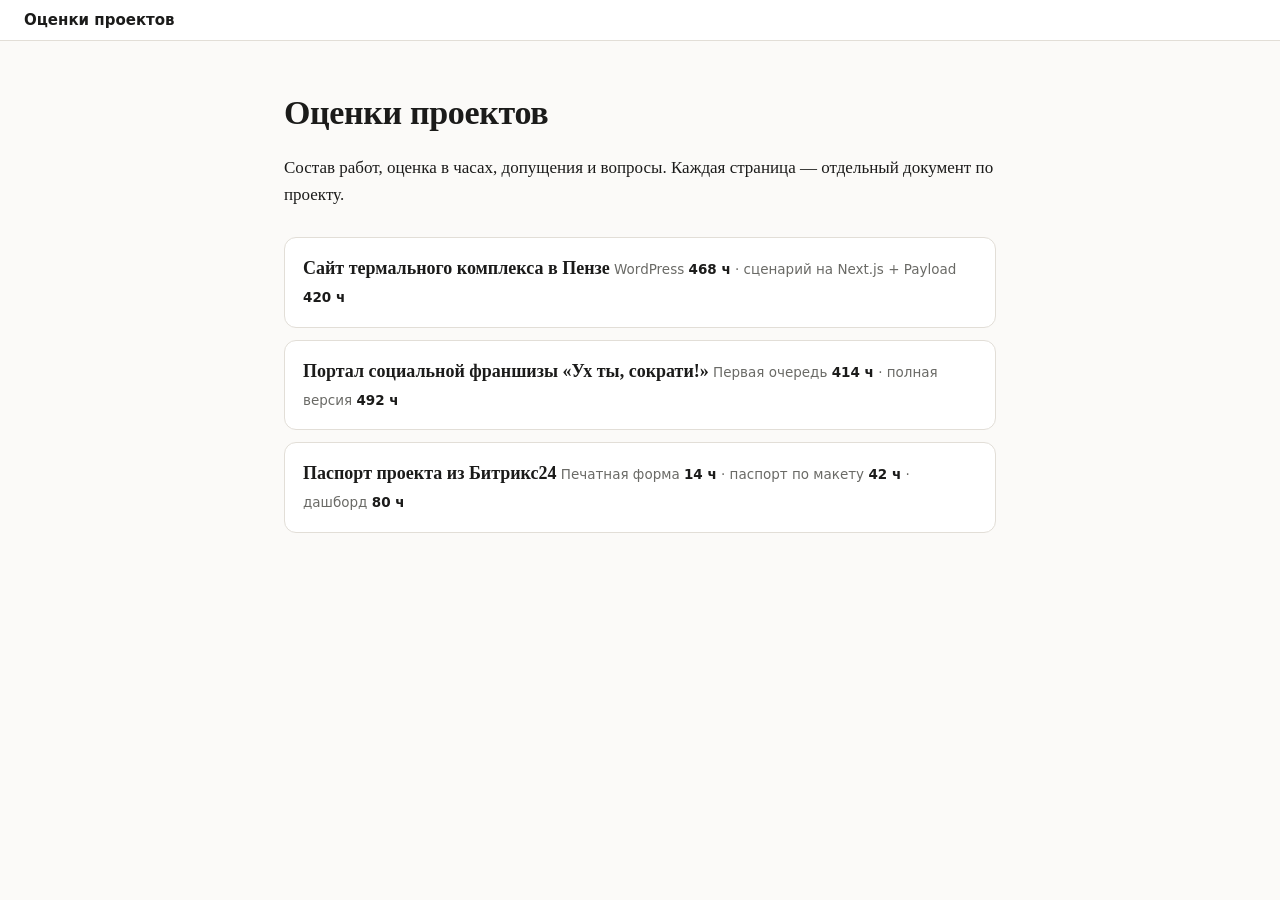
<file: index.html>
<!DOCTYPE html>
<html lang="ru" data-theme="">
<head>
<meta charset="utf-8">
<meta name="viewport" content="width=device-width, initial-scale=1">
<meta name="robots" content="noindex, nofollow">
<title>Оценки проектов</title>
<meta name="description" content="Оценки разработки: состав работ, часы, допущения и вопросы по проектам.">
<meta property="og:title" content="Оценки проектов">
<meta property="og:description" content="Оценки разработки: состав работ, часы, допущения и вопросы по проектам.">
<meta property="og:type" content="website">
<link rel="stylesheet" href="assets/estimate.css">
<style>
  .wrap { max-width: 760px; margin: 0 auto; padding: 40px 24px 100px; }
  .docs { list-style: none; padding: 0; margin: 28px 0 0; }
  .docs li { margin: 0 0 12px; }
  .docs a { display: block; padding: 16px 18px; border: 1px solid var(--line); border-radius: 12px;
    background: var(--card); text-decoration: none; color: var(--text); }
  .docs a:hover { border-color: var(--accent); }
  .docs .name { font-size: 18px; font-weight: 600; }
  .docs .meta { font-family: ui-sans-serif, system-ui, sans-serif; font-size: 13.5px; color: var(--muted); margin-top: 4px; }
  .docs .meta b { color: var(--text); font-variant-numeric: tabular-nums; }
</style>
</head>
<body>
<header class="topbar"><span class="name">Оценки проектов</span></header>
<div class="wrap">
  <h1>Оценки проектов</h1>
  <p>Состав работ, оценка в часах, допущения и вопросы. Каждая страница — отдельный документ по проекту.</p>
  <ul class="docs">
    <li><a href="penza-thermal/">
      <span class="name">Сайт термального комплекса в Пензе</span>
      <span class="meta">WordPress <b>468 ч</b> · сценарий на Next.js + Payload <b>420 ч</b></span>
    </a></li>
    <li><a href="ukh-ty-sokrati/">
      <span class="name">Портал социальной франшизы «Ух ты, сократи!»</span>
      <span class="meta">Первая очередь <b>414 ч</b> · полная версия <b>492 ч</b></span>
    </a></li>
    <li><a href="bitrix-passport/">
      <span class="name">Паспорт проекта из Битрикс24</span>
      <span class="meta">Печатная форма <b>14 ч</b> · паспорт по макету <b>42 ч</b> · дашборд <b>80 ч</b></span>
    </a></li>
  </ul>
</div>
</body>
</html>
</file>
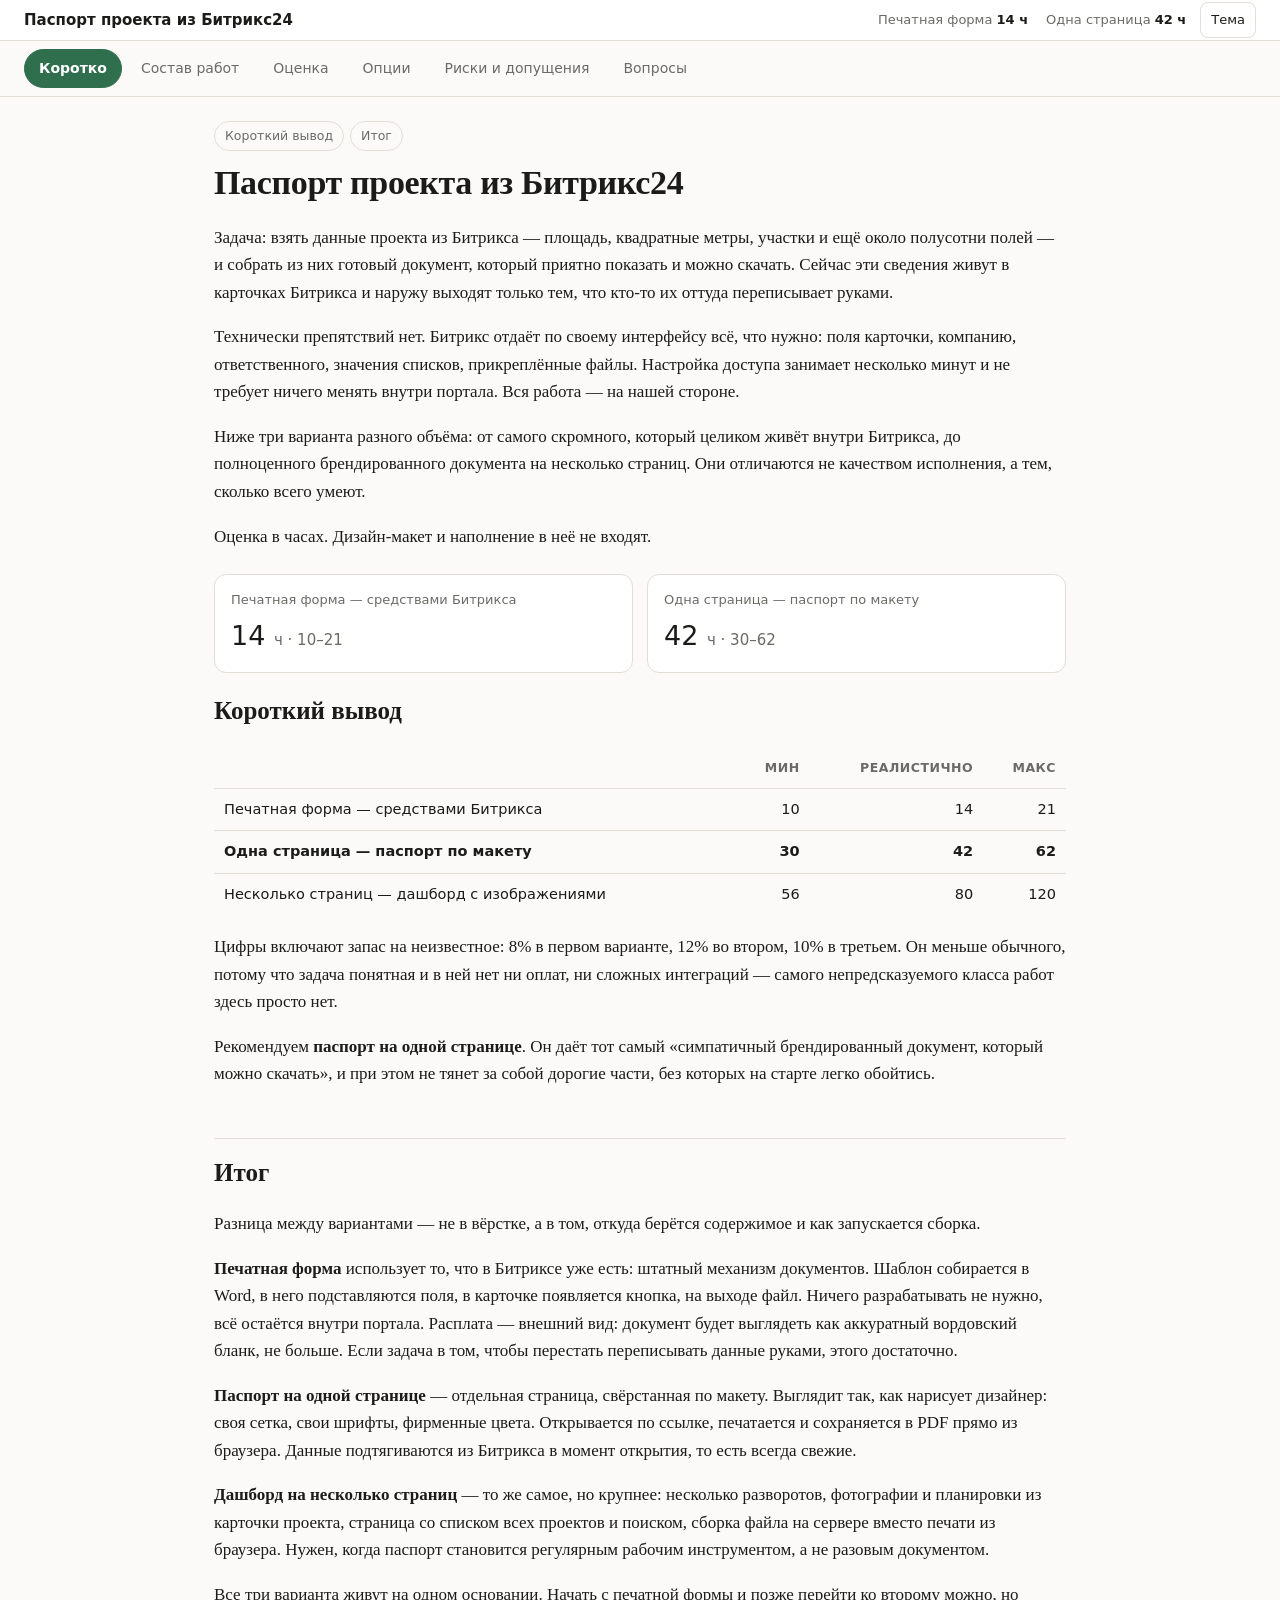
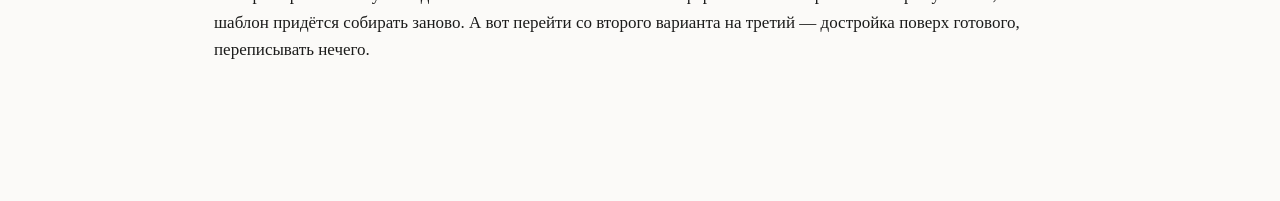
<file: bitrix-passport/index.html>
<!DOCTYPE html>
<html lang="ru" data-theme="">
<head>
<meta charset="utf-8">
<meta name="viewport" content="width=device-width, initial-scale=1">
<meta name="robots" content="noindex, nofollow">
<title>Паспорт проекта из Битрикс24</title>
<meta name="description" content="Состав работ, оценка в часах, допущения и вопросы.">
<meta property="og:title" content="Паспорт проекта из Битрикс24">
<meta property="og:description" content="Состав работ, оценка в часах, допущения и вопросы.">
<meta property="og:type" content="article">
<script>document.documentElement.classList.add("js")</script>
<link rel="stylesheet" href="../assets/estimate.css">
</head>
<body>
<header class="topbar">
  <span class="name">Паспорт проекта из Битрикс24</span>
  <span class="nums"><span>Печатная форма <b>14 ч</b></span><span>Одна страница <b>42 ч</b></span></span>
  <button class="theme-btn" type="button">Тема</button>
</header>
<div class="tabs" role="tablist"><button type="button" role="tab" data-tab="Коротко">Коротко</button><button type="button" role="tab" data-tab="Состав работ">Состав работ</button><button type="button" role="tab" data-tab="Оценка">Оценка</button><button type="button" role="tab" data-tab="Опции">Опции</button><button type="button" role="tab" data-tab="Риски и допущения">Риски и допущения</button><button type="button" role="tab" data-tab="Вопросы">Вопросы</button></div>
<div class="wrap"><p class="nojs-note">Этот просмотрщик не выполняет скрипты, поэтому разделы показаны подряд одной страницей. Чтобы получить вкладки, откройте страницу в браузере.</p><section class="panel" role="tabpanel" data-tab="Коротко"><div class="jump"><a href="#короткий-вывод">Короткий вывод</a><a href="#итог">Итог</a></div><h1 id="паспорт-проекта-из-битрикс24">Паспорт проекта из Битрикс24</h1>
<p>Задача: взять данные проекта из Битрикса — площадь, квадратные метры,
участки и ещё около полусотни полей — и собрать из них готовый документ,
который приятно показать и можно скачать. Сейчас эти сведения живут в
карточках Битрикса и наружу выходят только тем, что кто-то их оттуда
переписывает руками.</p>
<p>Технически препятствий нет. Битрикс отдаёт по своему интерфейсу всё,
что нужно: поля карточки, компанию, ответственного, значения списков,
прикреплённые файлы. Настройка доступа занимает несколько минут и не
требует ничего менять внутри портала. Вся работа — на нашей стороне.</p>
<p>Ниже три варианта разного объёма: от самого скромного, который
целиком живёт внутри Битрикса, до полноценного брендированного документа
на несколько страниц. Они отличаются не качеством исполнения, а тем,
сколько всего умеют.</p>
<p>Оценка в часах. Дизайн-макет и наполнение в неё не входят.</p>
<div class="totals"><div class="card"><div class="label">Печатная форма — средствами Битрикса</div><div class="value">14 <small>ч · 10–21</small></div></div><div class="card"><div class="label">Одна страница — паспорт по макету</div><div class="value">42 <small>ч · 30–62</small></div></div></div><h2 id="короткий-вывод">Короткий вывод</h2>
<table>
<thead>
<tr>
<th></th>
<th style="text-align: right;">Мин</th>
<th style="text-align: right;">Реалистично</th>
<th style="text-align: right;">Макс</th>
</tr>
</thead>
<tbody>
<tr>
<td>Печатная форма — средствами Битрикса</td>
<td style="text-align: right;">10</td>
<td style="text-align: right;">14</td>
<td style="text-align: right;">21</td>
</tr>
<tr>
<td><strong>Одна страница — паспорт по макету</strong></td>
<td style="text-align: right;"><strong>30</strong></td>
<td style="text-align: right;"><strong>42</strong></td>
<td style="text-align: right;"><strong>62</strong></td>
</tr>
<tr>
<td>Несколько страниц — дашборд с изображениями</td>
<td style="text-align: right;">56</td>
<td style="text-align: right;">80</td>
<td style="text-align: right;">120</td>
</tr>
</tbody>
</table>
<p>Цифры включают запас на неизвестное: 8% в первом варианте, 12% во
втором, 10% в третьем. Он меньше обычного, потому что задача понятная и
в ней нет ни оплат, ни сложных интеграций — самого непредсказуемого
класса работ здесь просто нет.</p>
<p>Рекомендуем <strong>паспорт на одной странице</strong>. Он даёт тот
самый «симпатичный брендированный документ, который можно скачать», и
при этом не тянет за собой дорогие части, без которых на старте легко
обойтись.</p>
<h2 id="итог">Итог</h2>
<p>Разница между вариантами — не в вёрстке, а в том, откуда берётся
содержимое и как запускается сборка.</p>
<p><strong>Печатная форма</strong> использует то, что в Битриксе уже
есть: штатный механизм документов. Шаблон собирается в Word, в него
подставляются поля, в карточке появляется кнопка, на выходе файл. Ничего
разрабатывать не нужно, всё остаётся внутри портала. Расплата — внешний
вид: документ будет выглядеть как аккуратный вордовский бланк, не
больше. Если задача в том, чтобы перестать переписывать данные руками,
этого достаточно.</p>
<p><strong>Паспорт на одной странице</strong> — отдельная страница,
свёрстанная по макету. Выглядит так, как нарисует дизайнер: своя сетка,
свои шрифты, фирменные цвета. Открывается по ссылке, печатается и
сохраняется в PDF прямо из браузера. Данные подтягиваются из Битрикса в
момент открытия, то есть всегда свежие.</p>
<p><strong>Дашборд на несколько страниц</strong> — то же самое, но
крупнее: несколько разворотов, фотографии и планировки из карточки
проекта, страница со списком всех проектов и поиском, сборка файла на
сервере вместо печати из браузера. Нужен, когда паспорт становится
регулярным рабочим инструментом, а не разовым документом.</p>
<p>Все три варианта живут на одном основании. Начать с печатной формы и
позже перейти ко второму можно, но шаблон придётся собирать заново. А
вот перейти со второго варианта на третий — достройка поверх готового,
переписывать нечего.</p>
</section><section class="panel" role="tabpanel" data-tab="Состав работ"><div class="jump"><a href="#что-входит-в-работу">Что входит в работу</a><a href="#что-не-входит">Что НЕ входит</a></div><h2 id="что-входит-в-работу">Что входит в работу</h2>
<p>Во всех вариантах:</p>
<ul>
<li>разбор полей карточки проекта и карта соответствий: какое поле куда
попадает в документе;</li>
<li>настройка доступа к данным Битрикса, разбор структуры
смарт-процессов;</li>
<li>аккуратная обработка пустых значений, единиц измерения и форматов
дат;</li>
<li>проверка на реальных проектах из базы, а не на выдуманном
примере;</li>
<li>инструкция: как поменять шаблон и как добавить в него новое
поле.</li>
</ul>
<p>Дополнительно во втором и третьем вариантах:</p>
<ul>
<li>вёрстка по макету с корректным поведением при печати: поля, разрывы
страниц, колонтитулы;</li>
<li>размещение на сервере и закрытие доступа, чтобы документ не
открывался посторонним.</li>
</ul>
<p>Дополнительно в третьем варианте:</p>
<ul>
<li>выгрузка фотографий, рендеров и планировок из карточки, подготовка
их к печати;</li>
<li>сборка файла на сервере, очередь обработки;</li>
<li>страница со списком проектов и поиском;</li>
<li>автоматические проверки, чтобы правка одного поля не ломала
остальные.</li>
</ul>
<h2 id="что-не-входит">Что НЕ входит</h2>
<ul>
<li>Дизайн-макет паспорта. Нужен готовый макет либо брендбук, по
которому его собрать.</li>
<li>Наполнение Битрикса. Работаем с теми данными, которые в нём уже
есть.</li>
<li>Приведение полей в порядок. Если одно и то же записано в разных
карточках по-разному, документ это покажет. Чистка данных — отдельная
работа.</li>
<li>Изменение структуры самого Битрикса: новые поля, стадии,
бизнес-процессы.</li>
</ul>
</section><section class="panel" role="tabpanel" data-tab="Оценка"><div class="jump"><a href="#оценка-по-этапам">Оценка по этапам</a><a href="#альтернативные-сценарии">Альтернативные сценарии</a></div><h2 id="оценка-по-этапам">Оценка по этапам</h2>
<p>Разбивка приведена для рекомендованного варианта — паспорта на одной
странице.</p>
<h3 id="1-проектирование-и-карта-полей">1. Проектирование и карта
полей</h3>
<table>
<thead>
<tr>
<th style="text-align: right;">Мин</th>
<th style="text-align: right;">Реалистично</th>
<th style="text-align: right;">Макс</th>
</tr>
</thead>
<tbody>
<tr>
<td style="text-align: right;">3 ч</td>
<td style="text-align: right;">4 ч</td>
<td style="text-align: right;">6 ч</td>
</tr>
</tbody>
</table>
<p><strong>Что входит:</strong></p>
<ul>
<li>разбор выгрузки полей карточки проекта;</li>
<li>карта соответствий: какое поле в какое место документа
попадает;</li>
<li>решение, что делать с пустыми и неоднозначными значениями.</li>
</ul>
<p><strong>По минимуму:</strong> полей действительно около полусотни и
они заполнены ровно. <strong>По максимуму:</strong> полей больше, часть
дублируется, часть заполнена по-разному в разных карточках.</p>
<h3 id="2-доступ-к-битриксу-и-разбор-структуры">2. Доступ к Битриксу и
разбор структуры</h3>
<table>
<thead>
<tr>
<th style="text-align: right;">Мин</th>
<th style="text-align: right;">Реалистично</th>
<th style="text-align: right;">Макс</th>
</tr>
</thead>
<tbody>
<tr>
<td style="text-align: right;">2 ч</td>
<td style="text-align: right;">3 ч</td>
<td style="text-align: right;">5 ч</td>
</tr>
</tbody>
</table>
<p><strong>Что входит:</strong></p>
<ul>
<li>настройка доступа к данным портала;</li>
<li>разбор, где именно лежат проекты: в сделках или в
смарт-процессе;</li>
<li>подтягивание справочников, компании и ответственного.</li>
</ul>
<p><strong>По минимуму:</strong> проекты лежат в одном месте, доступ
выдают сразу. <strong>По максимуму:</strong> данные разнесены по
нескольким разделам и их приходится собирать.</p>
<h3 id="3-перенос-полей-в-документ">3. Перенос полей в документ</h3>
<table>
<thead>
<tr>
<th style="text-align: right;">Мин</th>
<th style="text-align: right;">Реалистично</th>
<th style="text-align: right;">Макс</th>
</tr>
</thead>
<tbody>
<tr>
<td style="text-align: right;">5 ч</td>
<td style="text-align: right;">7 ч</td>
<td style="text-align: right;">11 ч</td>
</tr>
</tbody>
</table>
<p><strong>Что входит:</strong></p>
<ul>
<li>выборка данных по конкретному проекту;</li>
<li>приведение значений к виду для печати: единицы измерения, форматы
дат, списки;</li>
<li>поведение документа, когда часть полей пустая.</li>
</ul>
<p><strong>По минимуму:</strong> значения приходят готовыми к показу.
<strong>По максимуму:</strong> много полей-списков и числовых значений,
требующих приведения.</p>
<h3 id="4-вёрстка-паспорта-под-печать">4. Вёрстка паспорта под
печать</h3>
<table>
<thead>
<tr>
<th style="text-align: right;">Мин</th>
<th style="text-align: right;">Реалистично</th>
<th style="text-align: right;">Макс</th>
</tr>
</thead>
<tbody>
<tr>
<td style="text-align: right;">6 ч</td>
<td style="text-align: right;">8 ч</td>
<td style="text-align: right;">12 ч</td>
</tr>
</tbody>
</table>
<p><strong>Что входит:</strong></p>
<ul>
<li>вёрстка страницы по макету;</li>
<li>корректное поведение при печати: поля, разрывы, колонтитулы,
шрифты;</li>
<li>проверка, что документ не разъезжается при разном объёме
данных.</li>
</ul>
<p><strong>По минимуму:</strong> макет простой, одна колонка, немного
таблиц. <strong>По максимуму:</strong> плотная сетка, большие таблицы,
изображения на разворот.</p>
<h3 id="5-закрытие-доступа-к-ссылке">5. Закрытие доступа к ссылке</h3>
<table>
<thead>
<tr>
<th style="text-align: right;">Мин</th>
<th style="text-align: right;">Реалистично</th>
<th style="text-align: right;">Макс</th>
</tr>
</thead>
<tbody>
<tr>
<td style="text-align: right;">1 ч</td>
<td style="text-align: right;">2 ч</td>
<td style="text-align: right;">3 ч</td>
</tr>
</tbody>
</table>
<p><strong>Что входит:</strong></p>
<ul>
<li>ссылка на паспорт недоступна тем, кому не предназначена;</li>
<li>проверка, какие поля попадают в документ, который уходит
наружу.</li>
</ul>
<h3 id="6-размещение-на-сервере">6. Размещение на сервере</h3>
<table>
<thead>
<tr>
<th style="text-align: right;">Мин</th>
<th style="text-align: right;">Реалистично</th>
<th style="text-align: right;">Макс</th>
</tr>
</thead>
<tbody>
<tr>
<td style="text-align: right;">2 ч</td>
<td style="text-align: right;">3 ч</td>
<td style="text-align: right;">4 ч</td>
</tr>
</tbody>
</table>
<p><strong>Что входит:</strong></p>
<ul>
<li>размещение, домен, журнал обращений;</li>
<li>проверка на рабочем окружении.</li>
</ul>
<h3 id="7-согласование-макета-и-созвоны">7. Согласование макета и
созвоны</h3>
<table>
<thead>
<tr>
<th style="text-align: right;">Мин</th>
<th style="text-align: right;">Реалистично</th>
<th style="text-align: right;">Макс</th>
</tr>
</thead>
<tbody>
<tr>
<td style="text-align: right;">4 ч</td>
<td style="text-align: right;">6 ч</td>
<td style="text-align: right;">9 ч</td>
</tr>
</tbody>
</table>
<p><strong>Что входит:</strong></p>
<ul>
<li>приёмка макета у дизайнера, уточнения по составу полей;</li>
<li>созвоны и переписка по ходу работы.</li>
</ul>
<p><strong>По максимуму:</strong> макет приходит в несколько заходов и
меняется по ходу.</p>
<h3 id="8-передача-и-инструкция">8. Передача и инструкция</h3>
<table>
<thead>
<tr>
<th style="text-align: right;">Мин</th>
<th style="text-align: right;">Реалистично</th>
<th style="text-align: right;">Макс</th>
</tr>
</thead>
<tbody>
<tr>
<td style="text-align: right;">4 ч</td>
<td style="text-align: right;">5 ч</td>
<td style="text-align: right;">7 ч</td>
</tr>
</tbody>
</table>
<p><strong>Что входит:</strong></p>
<ul>
<li>инструкция: как поменять шаблон, как добавить в документ новое
поле;</li>
<li>передача доступов, короткая встреча с тем, кто будет этим
пользоваться.</li>
</ul>
<h3 id="свод">Свод</h3>
<table>
<thead>
<tr>
<th></th>
<th style="text-align: right;">Мин</th>
<th style="text-align: right;">Реалистично</th>
<th style="text-align: right;">Макс</th>
</tr>
</thead>
<tbody>
<tr>
<td>Подытог по этапам</td>
<td style="text-align: right;">27</td>
<td style="text-align: right;">38</td>
<td style="text-align: right;">57</td>
</tr>
<tr>
<td>Запас на неизвестное, 12%</td>
<td style="text-align: right;">3</td>
<td style="text-align: right;">4</td>
<td style="text-align: right;">5</td>
</tr>
<tr>
<td><strong>Итого</strong></td>
<td style="text-align: right;"><strong>30</strong></td>
<td style="text-align: right;"><strong>42</strong></td>
<td style="text-align: right;"><strong>62</strong></td>
</tr>
</tbody>
</table>
<h2 id="альтернативные-сценарии">Альтернативные сценарии</h2>
<h3 id="печатная-форма-средствами-битрикса-10-14-21-ч">Печатная форма
средствами Битрикса — 10 / 14 / 21 ч</h3>
<p>Шаблон собирается в Word, поля подставляются штатным механизмом
документов, кнопка появляется в карточке проекта. Разработки нет, всё
внутри портала, сопровождать может ваш же администратор.</p>
<p>Чем платим: внешним видом. Это аккуратный бланк, а не брендированный
документ. Фотографии и планировки вставляются ограниченно, сложная
вёрстка недоступна.</p>
<p>Когда брать: если главная боль — ручное переписывание данных, а не
внешний вид.</p>
<h3 id="дашборд-на-несколько-страниц-56-80-120-ч">Дашборд на
несколько страниц — 56 / 80 / 120 ч</h3>
<p>Полный вариант: несколько разворотов, изображения из карточки
проекта, страница со списком всех проектов и поиском, сборка файла на
сервере, автоматические проверки.</p>
<p>Когда брать: если паспорт формируют регулярно и разные люди, а
документ уходит заказчикам и партнёрам как представительский
материал.</p>
</section><section class="panel" role="tabpanel" data-tab="Опции"><h2 id="опции-сверху">Опции сверху</h2>
<p>Берутся отдельно и по необходимости, к любому из вариантов.</p>
<table>
<thead>
<tr>
<th>Опция</th>
<th style="text-align: right;">Мин</th>
<th style="text-align: right;">Реалистично</th>
<th style="text-align: right;">Макс</th>
</tr>
</thead>
<tbody>
<tr>
<td>Второй вид паспорта под другой тип проектов</td>
<td style="text-align: right;">7</td>
<td style="text-align: right;">10</td>
<td style="text-align: right;">15</td>
</tr>
<tr>
<td>Кнопка «Сформировать» внутри карточки Битрикса</td>
<td style="text-align: right;">6</td>
<td style="text-align: right;">9</td>
<td style="text-align: right;">14</td>
</tr>
<tr>
<td>Автоматическая сборка при переходе на стадию</td>
<td style="text-align: right;">4</td>
<td style="text-align: right;">6</td>
<td style="text-align: right;">9</td>
</tr>
<tr>
<td>Изображения из карточки, если берём второй вариант</td>
<td style="text-align: right;">4</td>
<td style="text-align: right;">6</td>
<td style="text-align: right;">9</td>
</tr>
<tr>
<td>Дизайн-макет на нашей стороне</td>
<td style="text-align: right;">10</td>
<td style="text-align: right;">16</td>
<td style="text-align: right;">24</td>
</tr>
</tbody>
</table>
<p>Опции сверху — суммарно 31 / 47 / 71 часов.</p>
</section><section class="panel" role="tabpanel" data-tab="Риски и допущения"><div class="jump"><a href="#подводные-камни">Подводные камни</a><a href="#допущения">Допущения</a></div><h2 id="подводные-камни">Подводные камни</h2>
<p><strong>Откуда берутся изображения.</strong> Это главное, что влияет
на срок. Если фотографии, рендеры и планировки прикреплены к карточке
проекта, они подтянутся сами. Если их каждый раз ищут по папкам на
диске, паспорт перестаёт быть кнопкой и остаётся ручной работой — и
тогда это другая задача с другой оценкой.</p>
<p><strong>Состояние данных.</strong> Полсотни полей заполняют живые
люди на протяжении месяцев. Где-то площадь записана числом, где-то
строкой с единицами; где-то поле пустое, где-то в нём прочерк. Документ
показывает данные как есть и делает их беспорядок заметным. Это не
недостаток документа, но к этому стоит быть готовыми.</p>
<p><strong>Полей может оказаться больше.</strong> «Условно пятьдесят» —
это оценка на слух. Пока не увидим выгрузку полей, объём третьего и
четвёртого этапов может сдвинуться в обе стороны.</p>
<p><strong>Паспорт уходит наружу.</strong> Если документ отправляют
заказчикам и партнёрам, нужно заранее решить, какие поля в него
попадают. Не всё, что хранится в карточке для внутреннего пользования,
стоит показывать клиенту.</p>
<h2 id="допущения">Допущения</h2>
<ul>
<li>Проекты хранятся в Битриксе в одном месте — в сделках либо в одном
смарт-процессе.</li>
<li>Доступ к данным портала на чтение выдаётся на старте работы.</li>
<li>Дизайн-макет паспорта предоставляется заказчиком. Если макета не
будет, это отдельная опция.</li>
<li>Один вид паспорта на все типы проектов. Каждый следующий вид —
отдельная опция.</li>
<li>Печать и сохранение в PDF во втором варианте выполняются средствами
браузера. Сборка файла на сервере входит только в третий вариант.</li>
</ul>
</section><section class="panel" role="tabpanel" data-tab="Вопросы"><h2 id="вопросы-заказчику">Вопросы заказчику</h2>
<p>От ответов зависит выбор варианта и точность оценки.</p>
<ol type="1">
<li>Паспорт — печатный документ формата А4, страница на экране с кнопкой
«скачать» или и то, и другое?</li>
<li>Где в Битриксе лежит информация о проектах — в сделках или в
смарт-процессе? Если можно, пришлите скриншот карточки одного проекта со
списком полей.</li>
<li>Фотографии, рендеры и планировки прикреплены к карточке проекта или
подбираются руками?</li>
<li>Шаблон один на все проекты или их несколько?</li>
<li>Откуда сотрудник запускает формирование: из карточки Битрикса, с
отдельного адреса или не запускает вовсе — документ появляется сам при
переходе на стадию?</li>
<li>Готовый паспорт остаётся внутри компании или уходит заказчикам и
партнёрам?</li>
<li>Битрикс облачный или стоит на вашем сервере, и кто сможет выдать
доступ на чтение?</li>
<li>Сколько проектов в базе и как часто формируется паспорт?</li>
<li>Что ещё ожидаете увидеть в паспорте: графики, карта участка, таблица
сроков, логотипы партнёров, QR-код, сравнение нескольких проектов
рядом?</li>
</ol>
</section></div>
<script>
const root = document.documentElement;
try { const s = localStorage.getItem('theme'); if (s) root.dataset.theme = s; } catch (e) {}
document.querySelector('.theme-btn').addEventListener('click', () => {
  const dark = getComputedStyle(root).getPropertyValue('--bg').trim().startsWith('#14');
  root.dataset.theme = dark ? 'light' : 'dark';
  try { localStorage.setItem('theme', root.dataset.theme); } catch (e) {}
});

const tabs = [...document.querySelectorAll('.tabs button')];
const panels = [...document.querySelectorAll('.panel')];
function show(name, push) {
  tabs.forEach(b => b.setAttribute('aria-selected', String(b.dataset.tab === name)));
  panels.forEach(p => p.classList.toggle('active', p.dataset.tab === name));
  if (push) history.replaceState(null, '', '#' + encodeURIComponent(name));
  window.scrollTo({ top: 0 });
}
tabs.forEach(b => b.addEventListener('click', () => show(b.dataset.tab, true)));
const fromHash = decodeURIComponent(location.hash.slice(1));
const target = document.getElementById(fromHash);
show(tabs.some(b => b.dataset.tab === fromHash) ? fromHash
   : (target && target.closest('.panel')) ? target.closest('.panel').dataset.tab
   : tabs[0].dataset.tab, false);
if (target) target.scrollIntoView();
window.showTab = name => show(name, true);

document.addEventListener('click', e => {
  const a = e.target.closest('a[href^="#"]');
  if (!a) return;
  const id = decodeURIComponent(a.getAttribute('href').slice(1));
  const target = document.getElementById(id);
  if (!target) return;
  e.preventDefault();
  const panel = target.closest('.panel');
  if (panel && !panel.classList.contains('active') && window.showTab) window.showTab(panel.dataset.tab);
  target.scrollIntoView({ behavior: 'smooth', block: 'start' });
  try { history.replaceState(null, '', '#' + encodeURIComponent(id)); } catch (err) {}
});
</script>
</body>
</html>
</file>
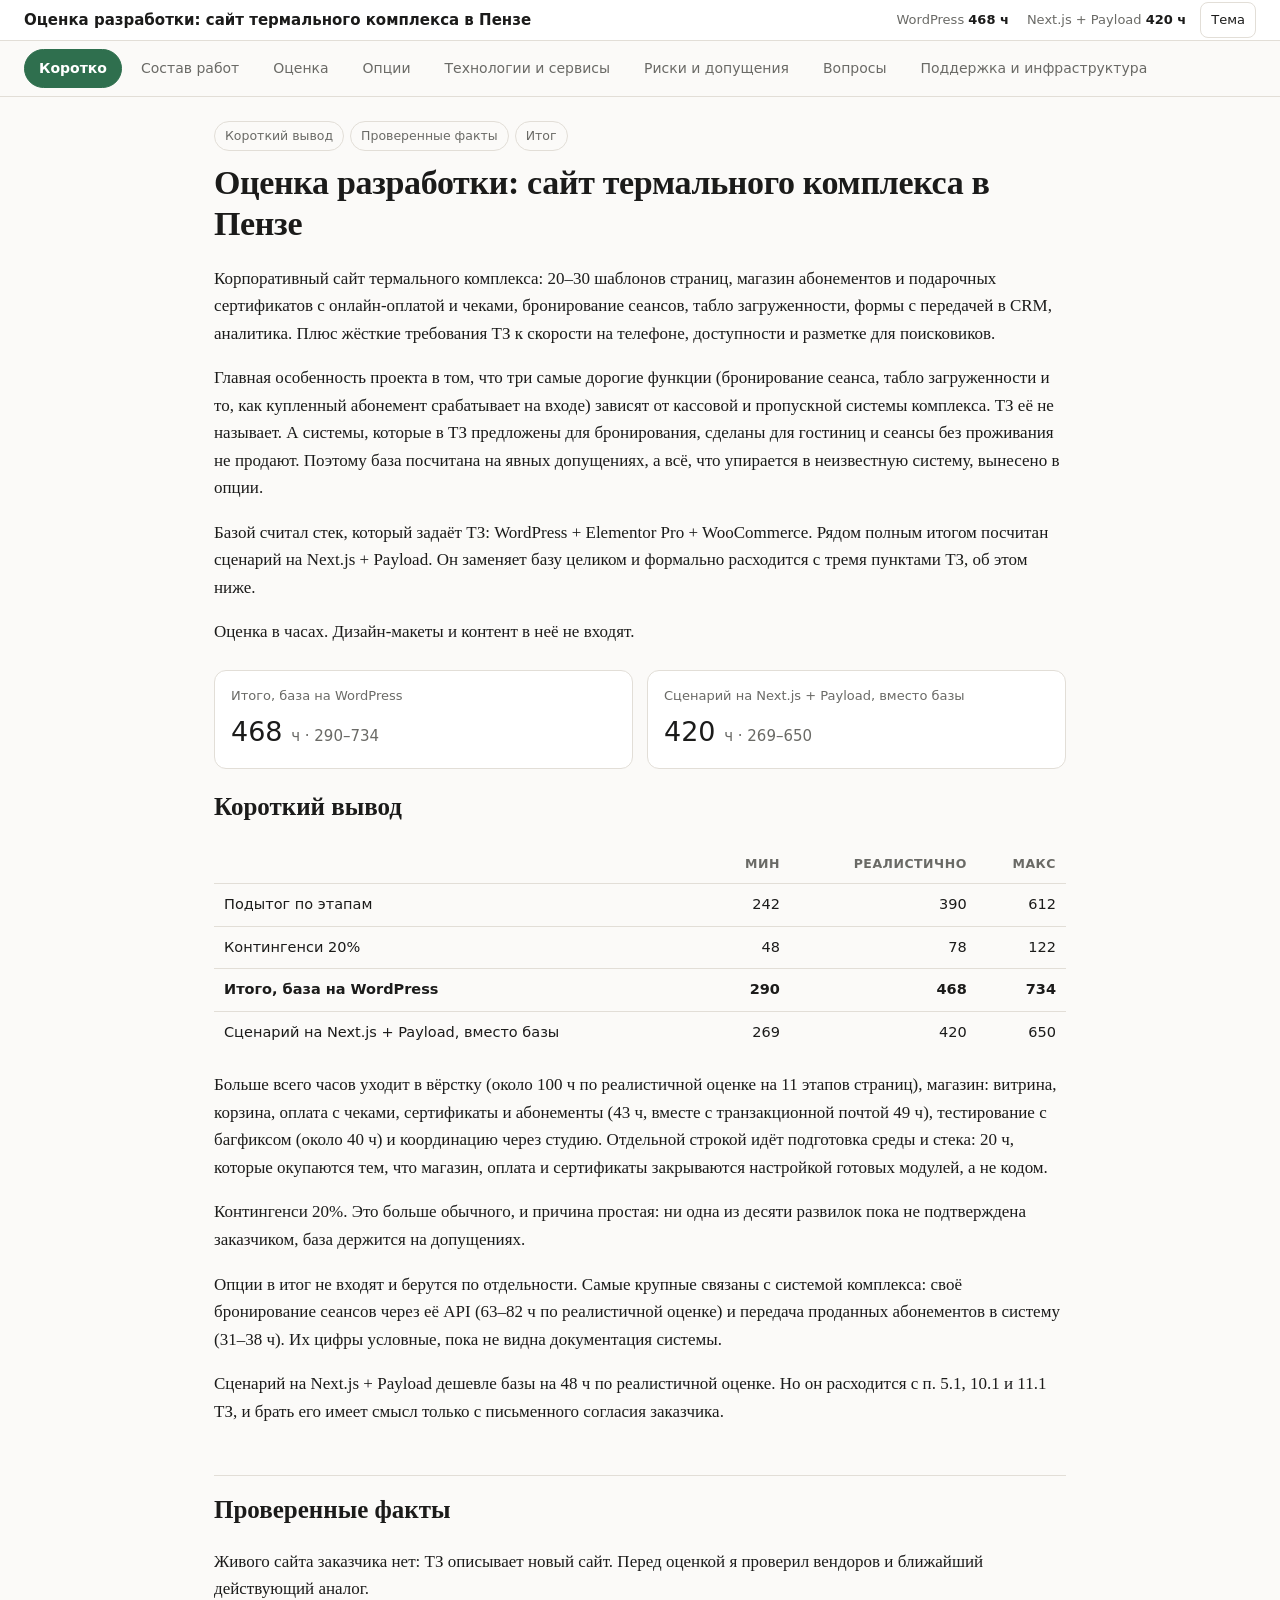
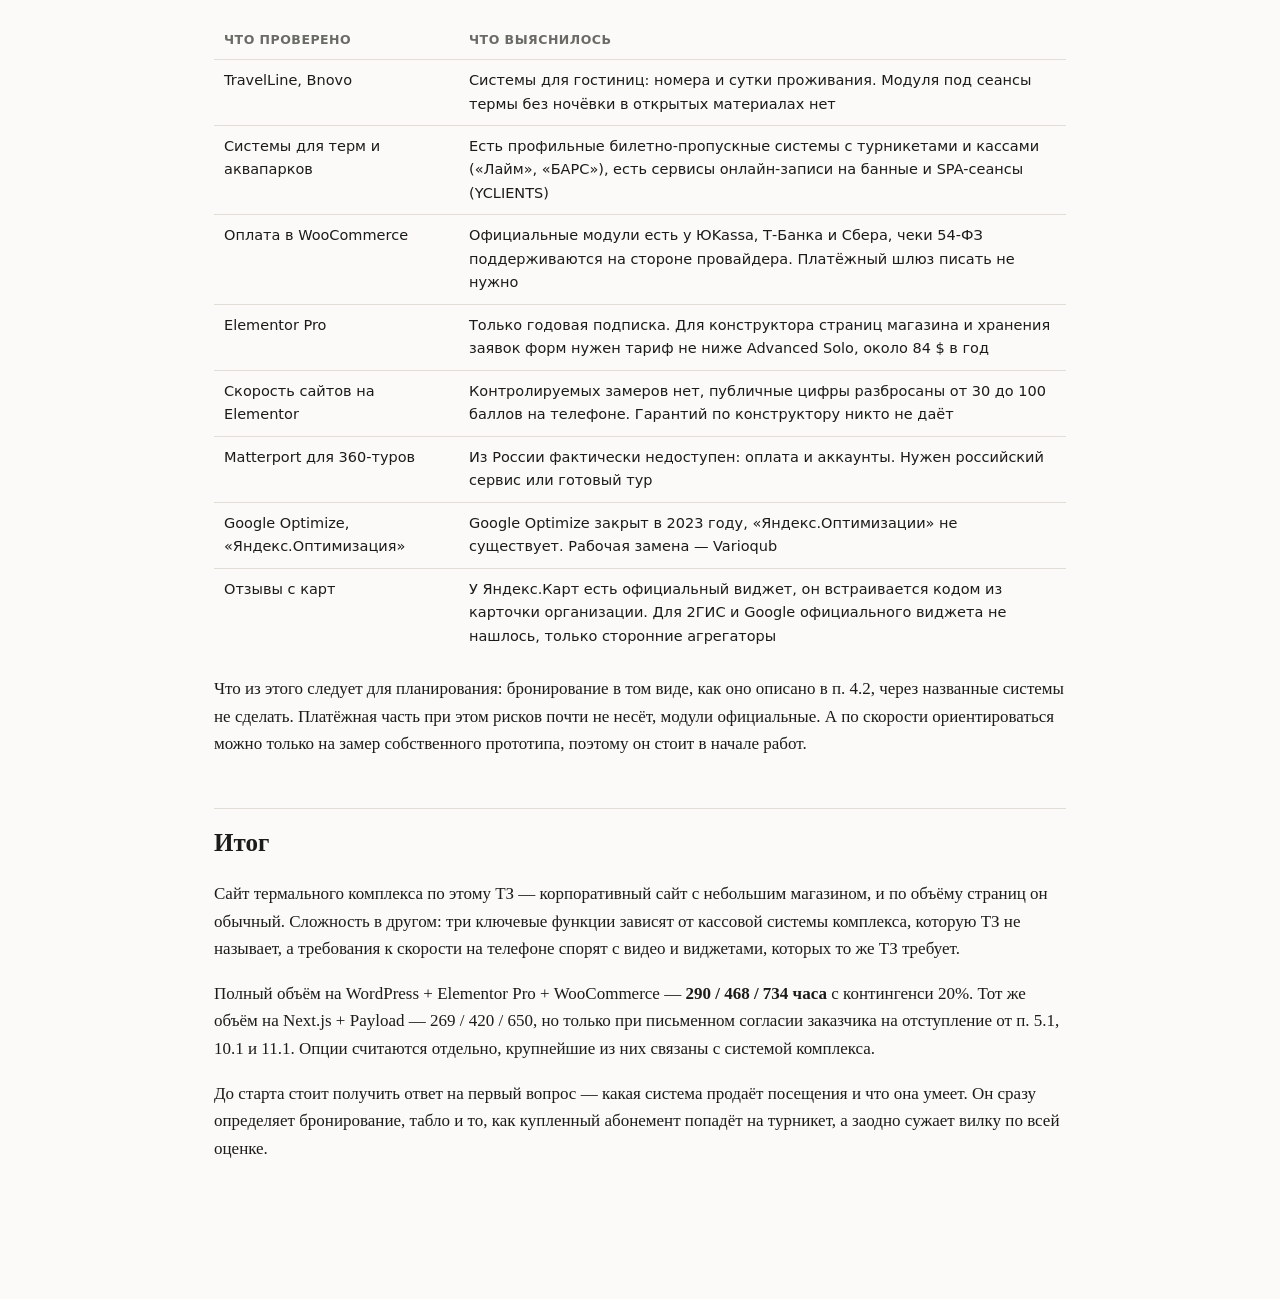
<file: penza-thermal/index.html>
<!DOCTYPE html>
<html lang="ru" data-theme="">
<head>
<meta charset="utf-8">
<meta name="viewport" content="width=device-width, initial-scale=1">
<meta name="robots" content="noindex, nofollow">
<title>Оценка разработки: сайт термального комплекса в Пензе</title>
<meta name="description" content="Состав работ, оценка в часах, допущения и вопросы.">
<meta property="og:title" content="Оценка разработки: сайт термального комплекса в Пензе">
<meta property="og:description" content="Состав работ, оценка в часах, допущения и вопросы.">
<meta property="og:type" content="article">
<script>document.documentElement.classList.add("js")</script>
<link rel="stylesheet" href="../assets/estimate.css">
</head>
<body>
<header class="topbar">
  <span class="name">Оценка разработки: сайт термального комплекса в Пензе</span>
  <span class="nums"><span>WordPress <b>468 ч</b></span><span>Next.js + Payload <b>420 ч</b></span></span>
  <button class="theme-btn" type="button">Тема</button>
</header>
<div class="tabs" role="tablist"><button type="button" role="tab" data-tab="Коротко">Коротко</button><button type="button" role="tab" data-tab="Состав работ">Состав работ</button><button type="button" role="tab" data-tab="Оценка">Оценка</button><button type="button" role="tab" data-tab="Опции">Опции</button><button type="button" role="tab" data-tab="Технологии и сервисы">Технологии и сервисы</button><button type="button" role="tab" data-tab="Риски и допущения">Риски и допущения</button><button type="button" role="tab" data-tab="Вопросы">Вопросы</button><button type="button" role="tab" data-tab="Поддержка и инфраструктура">Поддержка и инфраструктура</button></div>
<div class="wrap"><p class="nojs-note">Этот просмотрщик не выполняет скрипты, поэтому разделы показаны подряд одной страницей. Чтобы получить вкладки, откройте страницу в браузере.</p><section class="panel" role="tabpanel" data-tab="Коротко"><div class="jump"><a href="#короткий-вывод">Короткий вывод</a><a href="#проверенные-факты">Проверенные факты</a><a href="#итог">Итог</a></div><h1 id="оценка-разработки-сайт-термального-комплекса-в-пензе">Оценка
разработки: сайт термального комплекса в Пензе</h1>
<p>Корпоративный сайт термального комплекса: 20–30 шаблонов страниц,
магазин абонементов и подарочных сертификатов с онлайн-оплатой и чеками,
бронирование сеансов, табло загруженности, формы с передачей в CRM,
аналитика. Плюс жёсткие требования ТЗ к скорости на телефоне,
доступности и разметке для поисковиков.</p>
<p>Главная особенность проекта в том, что три самые дорогие функции
(бронирование сеанса, табло загруженности и то, как купленный абонемент
срабатывает на входе) зависят от кассовой и пропускной системы
комплекса. ТЗ её не называет. А системы, которые в ТЗ предложены для
бронирования, сделаны для гостиниц и сеансы без проживания не продают.
Поэтому база посчитана на явных допущениях, а всё, что упирается в
неизвестную систему, вынесено в опции.</p>
<p>Базой считал стек, который задаёт ТЗ: WordPress + Elementor Pro +
WooCommerce. Рядом полным итогом посчитан сценарий на Next.js + Payload.
Он заменяет базу целиком и формально расходится с тремя пунктами ТЗ, об
этом ниже.</p>
<p>Оценка в часах. Дизайн-макеты и контент в неё не входят.</p>
<div class="totals"><div class="card"><div class="label">Итого, база на WordPress</div><div class="value">468 <small>ч · 290–734</small></div></div><div class="card"><div class="label">Сценарий на Next.js + Payload, вместо базы</div><div class="value">420 <small>ч · 269–650</small></div></div></div><h2 id="короткий-вывод">Короткий вывод</h2>
<table>
<thead>
<tr>
<th></th>
<th style="text-align: right;">Мин</th>
<th style="text-align: right;">Реалистично</th>
<th style="text-align: right;">Макс</th>
</tr>
</thead>
<tbody>
<tr>
<td>Подытог по этапам</td>
<td style="text-align: right;">242</td>
<td style="text-align: right;">390</td>
<td style="text-align: right;">612</td>
</tr>
<tr>
<td>Контингенси 20%</td>
<td style="text-align: right;">48</td>
<td style="text-align: right;">78</td>
<td style="text-align: right;">122</td>
</tr>
<tr>
<td><strong>Итого, база на WordPress</strong></td>
<td style="text-align: right;"><strong>290</strong></td>
<td style="text-align: right;"><strong>468</strong></td>
<td style="text-align: right;"><strong>734</strong></td>
</tr>
<tr>
<td>Сценарий на Next.js + Payload, вместо базы</td>
<td style="text-align: right;">269</td>
<td style="text-align: right;">420</td>
<td style="text-align: right;">650</td>
</tr>
</tbody>
</table>
<p>Больше всего часов уходит в вёрстку (около 100 ч по реалистичной
оценке на 11 этапов страниц), магазин: витрина, корзина, оплата с
чеками, сертификаты и абонементы (43 ч, вместе с транзакционной почтой
49 ч), тестирование с багфиксом (около 40 ч) и координацию через студию.
Отдельной строкой идёт подготовка среды и стека: 20 ч, которые окупаются
тем, что магазин, оплата и сертификаты закрываются настройкой готовых
модулей, а не кодом.</p>
<p>Контингенси 20%. Это больше обычного, и причина простая: ни одна из
десяти развилок пока не подтверждена заказчиком, база держится на
допущениях.</p>
<p>Опции в итог не входят и берутся по отдельности. Самые крупные
связаны с системой комплекса: своё бронирование сеансов через её API
(63–82 ч по реалистичной оценке) и передача проданных абонементов в
систему (31–38 ч). Их цифры условные, пока не видна документация
системы.</p>
<p>Сценарий на Next.js + Payload дешевле базы на 48 ч по реалистичной
оценке. Но он расходится с п. 5.1, 10.1 и 11.1 ТЗ, и брать его имеет
смысл только с письменного согласия заказчика.</p>
<h2 id="проверенные-факты">Проверенные факты</h2>
<p>Живого сайта заказчика нет: ТЗ описывает новый сайт. Перед оценкой я
проверил вендоров и ближайший действующий аналог.</p>
<table>
<thead>
<tr>
<th>Что проверено</th>
<th>Что выяснилось</th>
</tr>
</thead>
<tbody>
<tr>
<td>TravelLine, Bnovo</td>
<td>Системы для гостиниц: номера и сутки проживания. Модуля под сеансы
термы без ночёвки в открытых материалах нет</td>
</tr>
<tr>
<td>Системы для терм и аквапарков</td>
<td>Есть профильные билетно-пропускные системы с турникетами и кассами
(«Лайм», «БАРС»), есть сервисы онлайн-записи на банные и SPA-сеансы
(YCLIENTS)</td>
</tr>
<tr>
<td>Оплата в WooCommerce</td>
<td>Официальные модули есть у ЮKassa, Т-Банка и Сбера, чеки 54-ФЗ
поддерживаются на стороне провайдера. Платёжный шлюз писать не
нужно</td>
</tr>
<tr>
<td>Elementor Pro</td>
<td>Только годовая подписка. Для конструктора страниц магазина и
хранения заявок форм нужен тариф не ниже Advanced Solo, около 84 $ в
год</td>
</tr>
<tr>
<td>Скорость сайтов на Elementor</td>
<td>Контролируемых замеров нет, публичные цифры разбросаны от 30 до 100
баллов на телефоне. Гарантий по конструктору никто не даёт</td>
</tr>
<tr>
<td>Matterport для 360-туров</td>
<td>Из России фактически недоступен: оплата и аккаунты. Нужен российский
сервис или готовый тур</td>
</tr>
<tr>
<td>Google Optimize, «Яндекс.Оптимизация»</td>
<td>Google Optimize закрыт в 2023 году, «Яндекс.Оптимизации» не
существует. Рабочая замена — Varioqub</td>
</tr>
<tr>
<td>Отзывы с карт</td>
<td>У Яндекс.Карт есть официальный виджет, он встраивается кодом из
карточки организации. Для 2ГИС и Google официального виджета не нашлось,
только сторонние агрегаторы</td>
</tr>
</tbody>
</table>
<p>Что из этого следует для планирования: бронирование в том виде, как
оно описано в п. 4.2, через названные системы не сделать. Платёжная
часть при этом рисков почти не несёт, модули официальные. А по скорости
ориентироваться можно только на замер собственного прототипа, поэтому он
стоит в начале работ.</p>
<h2 id="итог">Итог</h2>
<p>Сайт термального комплекса по этому ТЗ — корпоративный сайт с
небольшим магазином, и по объёму страниц он обычный. Сложность в другом:
три ключевые функции зависят от кассовой системы комплекса, которую ТЗ
не называет, а требования к скорости на телефоне спорят с видео и
виджетами, которых то же ТЗ требует.</p>
<p>Полный объём на WordPress + Elementor Pro + WooCommerce — <strong>290
/ 468 / 734 часа</strong> с контингенси 20%. Тот же объём на Next.js +
Payload — 269 / 420 / 650, но только при письменном согласии заказчика
на отступление от п. 5.1, 10.1 и 11.1. Опции считаются отдельно,
крупнейшие из них связаны с системой комплекса.</p>
<p>До старта стоит получить ответ на первый вопрос — какая система
продаёт посещения и что она умеет. Он сразу определяет бронирование,
табло и то, как купленный абонемент попадёт на турникет, а заодно сужает
вилку по всей оценке.</p>
</section><section class="panel" role="tabpanel" data-tab="Состав работ"><div class="jump"><a href="#что-входит-в-работу">Что входит в работу</a><a href="#что-не-входит">Что НЕ входит</a><a href="#разделы-и-экраны">Разделы и экраны</a><a href="#что-нужно-от-макетов">Что нужно от макетов</a></div><h2 id="что-входит-в-работу">Что входит в работу</h2>
<ul>
<li>Разбор ТЗ и макетов, карта экранов и состояний, спецификация
интеграций</li>
<li>Подготовка среды и стека проекта: WordPress, Elementor 4,
WooCommerce, дочерняя тема и служебный плагин</li>
<li>Два окружения (боевое и тестовое) на VPS заказчика, выкладка с
откатом, ежедневные бэкапы, мониторинг доступности</li>
<li>Модель данных в админке: услуги, программы, прайс, акции, события,
отзывы, люди, альбомы, FAQ, настройки</li>
<li>Четыре роли по п. 5.1, закрытие данных через API, безопасность
приложения, журнал действий</li>
<li>Вёрстка по макетам студии всех публичных экранов в Elementor Pro с
адаптивом от 320 px</li>
<li>Встраивание модуля онлайн-продажи системы комплекса и запасная форма
заявки</li>
<li>Табло загруженности с ручным вводом и календарь событий</li>
<li>Магазин абонементов и сертификатов: витрина, карточка, корзина,
оформление, оплата ЮKassa с чеками 54-ФЗ, PDF-сертификаты с кодом,
сроком действия и погашением в админке</li>
<li>Транзакционная почта с домена заказчика</li>
<li>Четыре формы заявок, передача заявок и оплаченных заказов в
Битрикс24 с метками источника</li>
<li>Метрика, GA4 и коллтрекинг после согласия на cookie, скрипт сквозной
аналитики</li>
<li>SEO-база и разметка Schema.org под требования AEO/GEO</li>
<li>152-ФЗ на сайте: согласия, хранение факта согласия, удаление и
обезличивание данных</li>
<li>Скорость: Lighthouse 90 на мобильных для главной и страниц
услуг</li>
<li>Доступность шаблонов и форм по WCAG 2.1 AA</li>
<li>Размещение контента заказчика</li>
<li>Автотесты, ручное тестирование по ролям и устройствам, багфикс и
раунды приёмки</li>
<li>Координация со студией и заказчиком, еженедельные демо</li>
<li>Документация, 5–7 видеоуроков, две обучающие сессии, передача
доступов, запуск</li>
</ul>
<h2 id="что-не-входит">Что НЕ входит</h2>
<table>
<thead>
<tr>
<th>Что</th>
<th>Чья зона</th>
</tr>
</thead>
<tbody>
<tr>
<td>Дизайн-концепция, макеты, исходники дизайна</td>
<td>студия</td>
</tr>
<tr>
<td>Тексты, копирайтинг и рерайт, FAQ, экспертные статьи, фото- и
видеосъёмка, 360-съёмка, инфографика</td>
<td>заказчик</td>
</tr>
<tr>
<td>Юридические тексты (оферта, политика, согласия), уведомление в РКН,
медицинская лицензия</td>
<td>заказчик</td>
</tr>
<tr>
<td>Аренда VPS, домена, хранилища для бэкапов, почтового сервиса</td>
<td>заказчик</td>
</tr>
<tr>
<td>Договор эквайринга, подключение Чеков от ЮKassa</td>
<td>заказчик</td>
</tr>
<tr>
<td>Лицензии Elementor Pro, плагина сертификатов, коннектора
Битрикс24</td>
<td>заказчик</td>
</tr>
<tr>
<td>Настройка самого Битрикс24, сервиса коллтрекинга и сквозной
аналитики</td>
<td>заказчик</td>
</tr>
<tr>
<td>Подключение модуля онлайн-продажи у поставщика системы
комплекса</td>
<td>заказчик</td>
</tr>
<tr>
<td>SEO-, AEO-, GEO-продвижение, внешние упоминания, отчёты по KPI</td>
<td>отдельная договорённость</td>
</tr>
<tr>
<td>Гарантийный период и техподдержка после запуска</td>
<td>отдельной строкой, см. вкладку «Поддержка и инфраструктура»</td>
</tr>
<tr>
<td>Тендерная квалификация: портфолио, штат, сертификаты</td>
<td>студия</td>
</tr>
<tr>
<td>Календарный план по п. 2.3 ТЗ: оценка дана в часах, график работ
составляет студия</td>
<td>студия</td>
</tr>
<tr>
<td>PWA и офлайн-режим: в ТЗ это требование к компетенциям команды, а не
к сайту</td>
<td>не делается</td>
</tr>
<tr>
<td>Сетевой WAF и CDN, английская версия, своё бронирование, передача
проданного в систему комплекса и прочее из опций</td>
<td>отдельная договорённость, см. «Опции сверху»</td>
</tr>
</tbody>
</table>
<h2 id="разделы-и-экраны">Разделы и экраны</h2>
<p>Сайт новый, поэтому всё ниже делается с нуля.</p>
<table>
<thead>
<tr>
<th>Раздел</th>
<th>Экраны</th>
<th>Состояния, которые нужно предусмотреть</th>
</tr>
</thead>
<tbody>
<tr>
<td>Общие элементы</td>
<td>шапка, мобильное меню, подвал, cookie-баннер, плавающая кнопка
связи</td>
<td>меню открыто и закрыто, корзина пустая и не пустая, выбор по cookie
сохранён</td>
</tr>
<tr>
<td>Главная</td>
<td>1</td>
<td>на телефоне картинка вместо видео, нет акций и событий, данные табло
устарели</td>
</tr>
<tr>
<td>О комплексе</td>
<td>1, с блоком команды</td>
<td>команды нет</td>
</tr>
<tr>
<td>Услуги</td>
<td>хаб, шаблон направления, шаблон программы SPA</td>
<td>нет цен, нет фото, у направления нет части атрибутов</td>
</tr>
<tr>
<td>Цены и абонементы</td>
<td>прайс по сеткам, сравнение тарифов, список и страница акции</td>
<td>акций нет, акция истекла, таблица сравнения на телефоне</td>
</tr>
<tr>
<td>Расписание</td>
<td>табло по зонам, календарь событий, страница события</td>
<td>данных табло нет, событий в месяце нет, прошедшие события</td>
</tr>
<tr>
<td>Бронирование</td>
<td>страница и модуль системы по нажатию</td>
<td>модуль грузится, модуль не загрузился и видна форма заявки</td>
</tr>
<tr>
<td>Галерея и отзывы</td>
<td>альбомы с лайтбоксом, 360-тур, лента отзывов, виджет карт</td>
<td>альбом пуст, виджет или тур не загрузился</td>
</tr>
<tr>
<td>Блог и новости</td>
<td>список с рубриками, статья, страница автора</td>
<td>рубрика пуста, пагинация</td>
</tr>
<tr>
<td>Контакты и правовые</td>
<td>контакты с картой, оферта, политика, согласие, реквизиты</td>
<td>—</td>
</tr>
<tr>
<td>Служебные</td>
<td>поиск, 404, «спасибо»</td>
<td>ничего не найдено, пустой запрос</td>
</tr>
<tr>
<td>Формы</td>
<td>4 модальные формы</td>
<td>ошибка поля, отправка, успех, сбой</td>
</tr>
<tr>
<td>Магазин</td>
<td>карточка абонемента и сертификата, корзина, оформление, возврат с
оплаты, статус заказа</td>
<td>пустая корзина, ошибки оформления, оплачено, отменено, отказ банка,
ожидает подтверждения</td>
</tr>
<tr>
<td>Письма и PDF</td>
<td>заказ принят, оплачен, сертификат получателю, возврат, письма
администратору; PDF сертификата и абонемента</td>
<td>длинное имя, кириллица в PDF</td>
</tr>
<tr>
<td>Админка</td>
<td>списки и формы сущностей, настройки и табло, заказы, поиск и
погашение кода, заявки</td>
<td>права каждой из четырёх ролей</td>
</tr>
</tbody>
</table>
<p>Всего около 30 публичных шаблонов и экранов плюс письма и PDF.</p>
<h2 id="что-нужно-от-макетов">Что нужно от макетов</h2>
<p>Дизайн в оценку не входит, но вёрстка посчитана из расчёта, что
макеты студии приходят в таком составе:</p>
<ul>
<li>Три брейкпоинта для каждого шаблона (телефон, планшет, десктоп) и
правила для экранов шире 1920 px — ТЗ требует адаптив от 320 px до
4K</li>
<li>Все состояния из карты экранов: мобильное меню, формы с ошибкой,
отправкой и успехом, пустые списки, вид внешних виджетов до нажатия</li>
<li>Магазин целиком: карточки абонемента и сертификата, корзина с пустым
состоянием, оформление с ошибками, три исхода возврата с оплаты, статус
заказа</li>
<li>Письма покупателю и получателю, шаблон PDF сертификата и
абонемента</li>
<li>Таблица сравнения тарифов и прайс по сеткам в мобильном виде</li>
<li>Группировка 11 разделов в меню не больше чем из 7 пунктов</li>
<li>Библиотека компонентов с состояниями: кнопки, карточки, бейджи,
аккордеон FAQ, таблицы, поля форм с фокусом и ошибкой; палитра с
контрастом по WCAG AA</li>
<li>Главная и страницы услуг без тяжёлых эффектов на телефоне, иначе 90
баллов не получить</li>
</ul>
<p>Если макеты приходят без состояний или без адаптива, недостающее
додумывается при вёрстке и согласовывается отдельно. Растут этапы
вёрстки, багфикса и координации.</p>
</section><section class="panel" role="tabpanel" data-tab="Оценка"><div class="jump"><a href="#сводная-таблица">Сводная таблица</a><a href="#оценка-по-этапам">Оценка по этапам</a><a href="#альтернативные-сценарии">Альтернативные сценарии</a><a href="#как-уложиться-в-меньший-объём">Как уложиться в меньший объём</a></div><h2 id="сводная-таблица">Сводная таблица</h2>
<table>
<thead>
<tr>
<th>№</th>
<th>Этап</th>
<th style="text-align: right;">Мин</th>
<th style="text-align: right;">Реалистично</th>
<th style="text-align: right;">Макс</th>
</tr>
</thead>
<tbody>
<tr>
<td>1</td>
<td>Старт, карта экранов и состояний, спецификация</td>
<td style="text-align: right;">6</td>
<td style="text-align: right;">11</td>
<td style="text-align: right;">16</td>
</tr>
<tr>
<td>2</td>
<td>Подготовка среды и стека проекта</td>
<td style="text-align: right;">12</td>
<td style="text-align: right;">20</td>
<td style="text-align: right;">33</td>
</tr>
<tr>
<td>3</td>
<td>Окружения, подготовка VPS, деплой, бэкапы, мониторинг</td>
<td style="text-align: right;">9</td>
<td style="text-align: right;">15</td>
<td style="text-align: right;">22</td>
</tr>
<tr>
<td>4</td>
<td>Модель данных и панель управления</td>
<td style="text-align: right;">5</td>
<td style="text-align: right;">9</td>
<td style="text-align: right;">14</td>
</tr>
<tr>
<td>5</td>
<td>Роли, наблюдатель, доступ к данным, безопасность</td>
<td style="text-align: right;">8</td>
<td style="text-align: right;">13</td>
<td style="text-align: right;">22</td>
</tr>
<tr>
<td>6</td>
<td>Дизайн-система и каркас темы</td>
<td style="text-align: right;">7</td>
<td style="text-align: right;">11</td>
<td style="text-align: right;">17</td>
</tr>
<tr>
<td>7</td>
<td>Шапка, меню, подвал, глобальные элементы</td>
<td style="text-align: right;">5</td>
<td style="text-align: right;">7</td>
<td style="text-align: right;">11</td>
</tr>
<tr>
<td>8</td>
<td>Главная</td>
<td style="text-align: right;">7</td>
<td style="text-align: right;">11</td>
<td style="text-align: right;">17</td>
</tr>
<tr>
<td>9</td>
<td>О комплексе и команда</td>
<td style="text-align: right;">3</td>
<td style="text-align: right;">4</td>
<td style="text-align: right;">7</td>
</tr>
<tr>
<td>10</td>
<td>Услуги: хаб, направление, программа</td>
<td style="text-align: right;">9</td>
<td style="text-align: right;">13</td>
<td style="text-align: right;">20</td>
</tr>
<tr>
<td>11</td>
<td>Цены, абонементы, акции</td>
<td style="text-align: right;">10</td>
<td style="text-align: right;">14</td>
<td style="text-align: right;">21</td>
</tr>
<tr>
<td>12</td>
<td>Расписание: табло загруженности и календарь событий</td>
<td style="text-align: right;">5</td>
<td style="text-align: right;">8</td>
<td style="text-align: right;">12</td>
</tr>
<tr>
<td>13</td>
<td>Бронирование: встраивание модуля и запасная заявка</td>
<td style="text-align: right;">5</td>
<td style="text-align: right;">8</td>
<td style="text-align: right;">15</td>
</tr>
<tr>
<td>14</td>
<td>Галерея, видео, 360-туры, отзывы</td>
<td style="text-align: right;">5</td>
<td style="text-align: right;">9</td>
<td style="text-align: right;">13</td>
</tr>
<tr>
<td>15</td>
<td>Блог и новости</td>
<td style="text-align: right;">4</td>
<td style="text-align: right;">7</td>
<td style="text-align: right;">10</td>
</tr>
<tr>
<td>16</td>
<td>Контакты, правовые, поиск, служебные</td>
<td style="text-align: right;">4</td>
<td style="text-align: right;">7</td>
<td style="text-align: right;">10</td>
</tr>
<tr>
<td>17</td>
<td>Формы заявок</td>
<td style="text-align: right;">4</td>
<td style="text-align: right;">6</td>
<td style="text-align: right;">9</td>
</tr>
<tr>
<td>18</td>
<td>Магазин: витрина, карточка, корзина, оформление</td>
<td style="text-align: right;">10</td>
<td style="text-align: right;">15</td>
<td style="text-align: right;">23</td>
</tr>
<tr>
<td>19</td>
<td>Оплата ЮKassa и чеки 54-ФЗ</td>
<td style="text-align: right;">10</td>
<td style="text-align: right;">17</td>
<td style="text-align: right;">28</td>
</tr>
<tr>
<td>20</td>
<td>Сертификаты и абонементы: код, PDF, погашение</td>
<td style="text-align: right;">7</td>
<td style="text-align: right;">11</td>
<td style="text-align: right;">17</td>
</tr>
<tr>
<td>21</td>
<td>Транзакционная почта</td>
<td style="text-align: right;">4</td>
<td style="text-align: right;">6</td>
<td style="text-align: right;">9</td>
</tr>
<tr>
<td>22</td>
<td>Битрикс24 и метки источника</td>
<td style="text-align: right;">4</td>
<td style="text-align: right;">7</td>
<td style="text-align: right;">11</td>
</tr>
<tr>
<td>23</td>
<td>Аналитика, коллтрекинг, согласие на cookie</td>
<td style="text-align: right;">5</td>
<td style="text-align: right;">7</td>
<td style="text-align: right;">11</td>
</tr>
<tr>
<td>24</td>
<td>SEO-база и разметка AEO/GEO</td>
<td style="text-align: right;">5</td>
<td style="text-align: right;">8</td>
<td style="text-align: right;">12</td>
</tr>
<tr>
<td>25</td>
<td>152-ФЗ: согласия, удаление и обезличивание</td>
<td style="text-align: right;">4</td>
<td style="text-align: right;">6</td>
<td style="text-align: right;">9</td>
</tr>
<tr>
<td>26</td>
<td>Производительность и Lighthouse</td>
<td style="text-align: right;">8</td>
<td style="text-align: right;">14</td>
<td style="text-align: right;">24</td>
</tr>
<tr>
<td>27</td>
<td>Доступность WCAG 2.1 AA</td>
<td style="text-align: right;">5</td>
<td style="text-align: right;">9</td>
<td style="text-align: right;">15</td>
</tr>
<tr>
<td>28</td>
<td>Размещение контента</td>
<td style="text-align: right;">17</td>
<td style="text-align: right;">29</td>
<td style="text-align: right;">46</td>
</tr>
<tr>
<td>29</td>
<td>Автотесты</td>
<td style="text-align: right;">7</td>
<td style="text-align: right;">11</td>
<td style="text-align: right;">17</td>
</tr>
<tr>
<td>30</td>
<td>Ручное тестирование по ролям и устройствам</td>
<td style="text-align: right;">9</td>
<td style="text-align: right;">15</td>
<td style="text-align: right;">23</td>
</tr>
<tr>
<td>31</td>
<td>Багфикс и раунды приёмки</td>
<td style="text-align: right;">7</td>
<td style="text-align: right;">13</td>
<td style="text-align: right;">21</td>
</tr>
<tr>
<td>32</td>
<td>Координация со студией и заказчиком</td>
<td style="text-align: right;">15</td>
<td style="text-align: right;">26</td>
<td style="text-align: right;">41</td>
</tr>
<tr>
<td>33</td>
<td>Документация, видеоуроки, обучение, передача</td>
<td style="text-align: right;">14</td>
<td style="text-align: right;">17</td>
<td style="text-align: right;">25</td>
</tr>
<tr>
<td>34</td>
<td>Запуск</td>
<td style="text-align: right;">3</td>
<td style="text-align: right;">6</td>
<td style="text-align: right;">11</td>
</tr>
<tr>
<td></td>
<td><strong>Подытог</strong></td>
<td style="text-align: right;"><strong>242</strong></td>
<td style="text-align: right;"><strong>390</strong></td>
<td style="text-align: right;"><strong>612</strong></td>
</tr>
<tr>
<td></td>
<td>Контингенси 20%</td>
<td style="text-align: right;">48</td>
<td style="text-align: right;">78</td>
<td style="text-align: right;">122</td>
</tr>
<tr>
<td></td>
<td><strong>Итого</strong></td>
<td style="text-align: right;"><strong>290</strong></td>
<td style="text-align: right;"><strong>468</strong></td>
<td style="text-align: right;"><strong>734</strong></td>
</tr>
</tbody>
</table>
<h2 id="оценка-по-этапам">Оценка по этапам</h2>
<h3 id="1-старт-карта-экранов-и-состояний-спецификация">1. Старт, карта
экранов и состояний, спецификация</h3>
<p><strong>Что входит:</strong></p>
<ul>
<li>Разбор ТЗ и первых макетов, сверка карты экранов и состояний со
студией</li>
<li>Контент-модель: сущности, поля, связи, кто что правит</li>
<li>Спецификация интеграций: модуль системы комплекса, ЮKassa,
Битрикс24, коллтрекинг, почта</li>
<li>План вех разработки под этапы ТЗ (п. 1.3), список доступов от
заказчика</li>
</ul>
<table>
<thead>
<tr>
<th>Мин</th>
<th>Реалистично</th>
<th>Макс</th>
</tr>
</thead>
<tbody>
<tr>
<td>6 ч</td>
<td>11 ч</td>
<td>16 ч</td>
</tr>
</tbody>
</table>
<p><strong>По минимуму:</strong> макеты приходят почти полными, заказчик
сразу называет систему продаж и выдаёт доступы.</p>
<p><strong>По максимуму:</strong> макеты идут частями, систему продаж и
CRM приходится выяснять в несколько кругов через студию.</p>
<h3 id="2-подготовка-среды-и-стека-проекта">2. Подготовка среды и стека
проекта</h3>
<p><strong>Что входит:</strong></p>
<ul>
<li>Локальная среда в Docker, WP-CLI, инструменты отладки</li>
<li>Дочерняя тема и служебный плагин, порядок загрузки, стандарты кода
WordPress</li>
<li>Elementor 4: атомарные и классические элементы, конструктор
шаблонов, Loop Builder, глобальный набор стилей, ограничение ролей</li>
<li>WooCommerce: жизненный цикл заказа, статусы, письма, гостевое
оформление, точки расширения оформления</li>
<li>Прототип шаблона и хука WooCommerce до боевых задач, проверка сборки
и выкладки</li>
</ul>
<table>
<thead>
<tr>
<th>Мин</th>
<th>Реалистично</th>
<th>Макс</th>
</tr>
</thead>
<tbody>
<tr>
<td>12 ч</td>
<td>20 ч</td>
<td>33 ч</td>
</tr>
</tbody>
</table>
<p><strong>По минимуму:</strong> правило «настройка вместо кода»
держится, своего кода нужно на сотню-другую строк в служебном
плагине.</p>
<p><strong>По максимуму:</strong> Elementor 4 вышел в марте 2026, Loop
Grid и виджеты WooCommerce в нём ещё классические. Уходит время на
смешивание элементов и обход их ограничений, а нештатные хуки
WooCommerce требуют чтения исходников.</p>
<h3 id="3-окружения-подготовка-vps-деплой-бэкапы-мониторинг">3.
Окружения, подготовка VPS, деплой, бэкапы, мониторинг</h3>
<p><strong>Что входит:</strong></p>
<ul>
<li>Подготовка чистого VPS: пользователь выкладки, SSH, файрвол,
Docker</li>
<li>Контейнеры nginx, PHP-FPM 8.3 и MySQL 8.4 для боевого и тестового
окружений</li>
<li>Прокси с TLS 1.3, пароль и запрет индексации на тестовом окружении,
заголовки безопасности</li>
<li>Git для темы и служебного плагина, выкладка с откатом, плагины по
списку версий</li>
<li>Системный запуск планировщика WordPress, почта-заглушка на тестовом
окружении</li>
<li>Ежедневный бэкап базы и загрузок во внешнее хранилище, ротация,
проверка восстановления</li>
<li>Мониторинг доступности, оповещения, регламент обновлений «сначала
тест, потом бой»</li>
</ul>
<table>
<thead>
<tr>
<th>Мин</th>
<th>Реалистично</th>
<th>Макс</th>
</tr>
</thead>
<tbody>
<tr>
<td>9 ч</td>
<td>15 ч</td>
<td>22 ч</td>
</tr>
</tbody>
</table>
<p><strong>По минимуму:</strong> VPS чистый, схема окружений и бэкапа
отработана, меняется только состав контейнеров.</p>
<p><strong>По максимуму:</strong> на VPS заказчика старый образ или
закрытые порты, восстановление из бэкапа не проходит с первого раза,
контент в базе конфликтует с автообновлениями плагинов.</p>
<h3 id="4-модель-данных-и-панель-управления">4. Модель данных и панель
управления</h3>
<p><strong>Что входит:</strong></p>
<ul>
<li>Типы записей: услуги, программы, позиции прайса, акции, события,
отзывы, люди (команда и авторы), альбомы, FAQ</li>
<li>Поля: атрибуты направлений (глубина, температура, вместимость),
тарифные сетки прайса, даты начала и окончания акции, дата события</li>
<li>Связи: услуга ↔︎ позиции прайса ↔︎ FAQ, статья ↔︎ автор, рубрики</li>
<li>Страница настроек: контакты, реквизиты, соцсети и мессенджеры, режим
работы</li>
<li>Колонки и фильтры в списках админки, подсказки к полям для
неподготовленного сотрудника, автоснятие акций по дате</li>
</ul>
<table>
<thead>
<tr>
<th>Мин</th>
<th>Реалистично</th>
<th>Макс</th>
</tr>
</thead>
<tbody>
<tr>
<td>5 ч</td>
<td>9 ч</td>
<td>14 ч</td>
</tr>
</tbody>
</table>
<p><strong>По минимуму:</strong> девять типов записей настраиваются
конфигурацией полей, прайс — плоский список позиций.</p>
<p><strong>По максимуму:</strong> тарифная сетка оказывается многомерной
(время суток, дни, категории гостей), модель приходится перестраивать
после первых макетов.</p>
<h3 id="5-роли-наблюдатель-доступ-к-данным-безопасность">5. Роли,
наблюдатель, доступ к данным, безопасность</h3>
<p><strong>Что входит:</strong></p>
<ul>
<li>Четыре роли по п. 5.1: администратор, редактор, менеджер (на базе
«Менеджера магазина» с табло и заявками), наблюдатель</li>
<li>Редактор правит содержимое, но не структуру страниц и не
магазин</li>
<li>Наблюдатель видит заказы, включая карточку заказа, и заявки только
на чтение. Для WooCommerce это нештатно, нужна доработка в служебном
плагине</li>
<li>Закрытие данных через API: список пользователей, лишние поля в REST,
заказы; проверка, что персональные данные не уходят через связи и поиск
админки</li>
<li>Журнал действий администраторов, двухфакторный вход, ограничение
попыток входа</li>
<li>Прикладной WAF, запрет правки файлов из админки, проверка форм на
XSS и CSRF, внешняя проверка Wordfence и Sucuri (п. 11.1)</li>
</ul>
<table>
<thead>
<tr>
<th>Мин</th>
<th>Реалистично</th>
<th>Макс</th>
</tr>
</thead>
<tbody>
<tr>
<td>8 ч</td>
<td>13 ч</td>
<td>22 ч</td>
</tr>
</tbody>
</table>
<p><strong>По минимуму:</strong> штатные роли почти закрывают задачу,
просмотр заказа для наблюдателя решается небольшим хуком.</p>
<p><strong>По максимуму:</strong> ограничение ролей в Elementor 4
работает иначе, чем в прошлой версии; REST-адреса плагинов отдают лишнее
и их приходится закрывать по одному.</p>
<h3 id="6-дизайн-система-и-каркас-темы">6. Дизайн-система и каркас
темы</h3>
<p><strong>Что входит:</strong></p>
<ul>
<li>Глобальный набор стилей Elementor: цвета, типографика 16–18 px,
шрифты локально (без Google Fonts из-за 152-ФЗ)</li>
<li>Брейкпоинты от 320 px до 4K: телефон, планшет, десктоп, правила для
широких экранов</li>
<li>Компоненты: кнопки и CTA, карточки, бейджи, аккордеон FAQ, таблицы,
модальное окно, поля форм с фокусом и ошибкой</li>
<li>Глобальные секции, которые редактор использует повторно</li>
<li>Медиатека: автосжатие и WebP при загрузке, нужные размеры
изображений; история изменений записей и откат к прошлой версии штатными
ревизиями WordPress (п. 5.1)</li>
</ul>
<table>
<thead>
<tr>
<th>Мин</th>
<th>Реалистично</th>
<th>Макс</th>
</tr>
</thead>
<tbody>
<tr>
<td>7 ч</td>
<td>11 ч</td>
<td>17 ч</td>
</tr>
</tbody>
</table>
<p><strong>По минимуму:</strong> макеты сделаны на системе компонентов,
базовых компонентов 8–10.</p>
<p><strong>По максимуму:</strong> компоненты в макетах неконсистентны,
атомарные элементы Elementor 4 не покрывают нужные варианты, часть
собирается классическими с правкой стилей.</p>
<h3 id="7-шапка-меню-подвал-глобальные-элементы">7. Шапка, меню, подвал,
глобальные элементы</h3>
<p><strong>Что входит:</strong></p>
<ul>
<li>Закреплённая шапка с телефоном и кнопками «Забронировать»,
«Позвонить», «Купить абонемент» (п. 3.2)</li>
<li>Меню до 7 пунктов с вложенностью; мобильное меню с удержанием фокуса
и закрытием по Esc</li>
<li>Подвал: контакты, правовые ссылки, маркировка 0+, соцсети и
мессенджеры, сноска про Instagram</li>
<li>Хлебные крошки, плавающая кнопка связи (MAX, VK, Telegram, Viber),
счётчик корзины без лишних запросов</li>
</ul>
<table>
<thead>
<tr>
<th>Мин</th>
<th>Реалистично</th>
<th>Макс</th>
</tr>
</thead>
<tbody>
<tr>
<td>5 ч</td>
<td>7 ч</td>
<td>11 ч</td>
</tr>
</tbody>
</table>
<p><strong>По минимуму:</strong> шапка и подвал собираются конструктором
шаблонов, мегаменю не нужно.</p>
<p><strong>По максимуму:</strong> шапка меняется при прокрутке, мегаменю
с карточками услуг, отдельная мобильная панель с кнопками внизу
экрана.</p>
<h3 id="8-главная">8. Главная</h3>
<p><strong>Что входит:</strong></p>
<ul>
<li>Первый экран: видеофон на десктопе, картинка на телефоне, УТП,
кнопки действий</li>
<li>Направления, абонементы, акции, события — карточки из данных</li>
<li>Табло, лента отзывов, превью галереи, карта по нажатию</li>
<li>FAQ с разметкой, промежуточные призывы к действию</li>
<li>Адаптив и пустые состояния</li>
</ul>
<table>
<thead>
<tr>
<th>Мин</th>
<th>Реалистично</th>
<th>Макс</th>
</tr>
</thead>
<tbody>
<tr>
<td>7 ч</td>
<td>11 ч</td>
<td>17 ч</td>
</tr>
</tbody>
</table>
<p><strong>По минимуму:</strong> 8–10 секций, половина повторяет
компоненты из этапа 6.</p>
<p><strong>По максимуму:</strong> 12 и больше секций со своими
анимациями, отдельная мобильная композиция.</p>
<h3 id="9-о-комплексе-и-команда">9. О комплексе и команда</h3>
<p><strong>Что входит:</strong></p>
<ul>
<li>Страница: история, концепция, преимущества</li>
<li>Блок команды из справочника людей, общего с авторами статей</li>
</ul>
<table>
<thead>
<tr>
<th>Мин</th>
<th>Реалистично</th>
<th>Макс</th>
</tr>
</thead>
<tbody>
<tr>
<td>3 ч</td>
<td>4 ч</td>
<td>7 ч</td>
</tr>
</tbody>
</table>
<p><strong>По минимуму:</strong> 4–5 секций из готовых компонентов.</p>
<p><strong>По максимуму:</strong> таймлайн истории, карточки сотрудников
с раскрытием.</p>
<h3 id="10-услуги-хаб-направление-программа">10. Услуги: хаб,
направление, программа</h3>
<p><strong>Что входит:</strong></p>
<ul>
<li>Хаб направлений</li>
<li>Шаблон направления с условными атрибутами (глубина, температура,
вместимость), фото и видео</li>
<li>Шаблон программы SPA: длительность, цена, дисклеймер о
противопоказаниях</li>
<li>Цены направления из прайса, FAQ, связанные услуги, кнопки
действий</li>
<li>Адаптив и пустые состояния</li>
</ul>
<table>
<thead>
<tr>
<th>Мин</th>
<th>Реалистично</th>
<th>Макс</th>
</tr>
</thead>
<tbody>
<tr>
<td>9 ч</td>
<td>13 ч</td>
<td>20 ч</td>
</tr>
</tbody>
</table>
<p><strong>По минимуму:</strong> все направления ложатся в один шаблон с
необязательными полями.</p>
<p><strong>По максимуму:</strong> студия рисует направления непохожими
друг на друга, нужно два-три варианта шаблона.</p>
<h3 id="11-цены-абонементы-акции">11. Цены, абонементы, акции</h3>
<p><strong>Что входит:</strong></p>
<ul>
<li>Прайс по сеткам (будни, выходные, дети) вкладками, мобильный вид
таблицы</li>
<li>Пакеты и абонементы витриной из товаров магазина, кнопка
«Купить»</li>
<li>Сравнение тарифов: таблица на десктопе, карточки на телефоне</li>
<li>Акции: список, страница, дата окончания, бейдж, автоснятие, пустое
состояние</li>
<li>Разовый импорт прайса из Excel</li>
<li>FAQ цен с разметкой</li>
</ul>
<table>
<thead>
<tr>
<th>Мин</th>
<th>Реалистично</th>
<th>Макс</th>
</tr>
</thead>
<tbody>
<tr>
<td>10 ч</td>
<td>14 ч</td>
<td>21 ч</td>
</tr>
</tbody>
</table>
<p><strong>По минимуму:</strong> 60 позиций, две сетки, чистый
Excel.</p>
<p><strong>По максимуму:</strong> сетки с исключениями по праздникам и
времени суток, Excel с объединёнными ячейками, акции с условиями по
тарифам.</p>
<h3 id="12-расписание-табло-загруженности-и-календарь-событий">12.
Расписание: табло загруженности и календарь событий</h3>
<p><strong>Что входит:</strong></p>
<ul>
<li>Табло: уровень загруженности по 3–4 зонам в настройках, отметка
времени обновления, лёгкий отдельный запрос с кэшем на минуту, чтобы
табло не застревало в кэше страниц</li>
<li>Вывод табло на главной и в расписании, состояние «данные
устарели»</li>
<li>Календарь событий списком по датам с переключением периода,
прошедшие события, пустое состояние</li>
<li>Страница события с датой, кнопкой действия и разметкой</li>
</ul>
<table>
<thead>
<tr>
<th>Мин</th>
<th>Реалистично</th>
<th>Макс</th>
</tr>
</thead>
<tbody>
<tr>
<td>5 ч</td>
<td>8 ч</td>
<td>12 ч</td>
</tr>
</tbody>
</table>
<p><strong>По минимуму:</strong> табло — несколько десятков строк в
служебном плагине и один блок, события выводятся списком по дате.</p>
<p><strong>По максимуму:</strong> хотят историю загруженности по часам,
фильтр событий по типам.</p>
<h3 id="13-бронирование-встраивание-модуля-и-запасная-заявка">13.
Бронирование: встраивание модуля и запасная заявка</h3>
<p><strong>Что входит:</strong></p>
<ul>
<li>Разбор модуля системы комплекса: документация, тестовый доступ,
способ встраивания (скрипт, iframe, ссылка)</li>
<li>Страница бронирования; кнопка «Забронировать» по всему сайту
открывает модуль по нажатию, без загрузки заранее</li>
<li>Стилизация в пределах возможностей модуля, поведение на телефоне,
цели в Метрике, если модуль отдаёт события</li>
<li>Запасная форма заявки (дата, время, взрослые, дети, зона) и телефон,
если модуль не загрузился или его нет</li>
</ul>
<table>
<thead>
<tr>
<th>Мин</th>
<th>Реалистично</th>
<th>Макс</th>
</tr>
</thead>
<tbody>
<tr>
<td>5 ч</td>
<td>8 ч</td>
<td>15 ч</td>
</tr>
</tbody>
</table>
<p><strong>По минимуму:</strong> модуль — готовый скрипт с инструкцией и
тестовым доступом.</p>
<p><strong>По максимуму:</strong> модуль открывается в iframe на чужом
домене и не отдаёт событий, ломает прокрутку на телефоне, цели
приходится ловить обходными путями; систему называют только в середине
проекта.</p>
<blockquote class="callout"><p><strong>Важно:</strong> этот этап целиком держится на допущениях
Д1–Д2, то есть на том, что у системы комплекса есть модуль
онлайн-продажи. Если модуля нет, этап сжимается до формы заявки. Своё
бронирование через API — отдельная опция, и её цифра условна, пока нет
документации API.</p>
</blockquote>
<h3 id="14-галерея-видео-360-туры-отзывы">14. Галерея, видео, 360-туры,
отзывы</h3>
<p><strong>Что входит:</strong></p>
<ul>
<li>Альбомы по зонам до 100 фото, лайтбокс, видео ссылками VK Видео или
файлами</li>
<li>1–3 готовых 360-тура российского сервиса с загрузкой по нажатию</li>
<li>Своя лента из 20 отзывов с рейтингом и разметкой, виджет Яндекс.Карт
по нажатию, ссылки на 2ГИС и Google</li>
</ul>
<table>
<thead>
<tr>
<th>Мин</th>
<th>Реалистично</th>
<th>Макс</th>
</tr>
</thead>
<tbody>
<tr>
<td>5 ч</td>
<td>9 ч</td>
<td>13 ч</td>
</tr>
</tbody>
</table>
<p><strong>По минимуму:</strong> штатная галерея и лайтбокс Elementor
Pro, виджет Яндекса — код из карточки организации.</p>
<p><strong>По максимуму:</strong> фильтр альбомов, видео в лайтбоксе,
тур с кривым встраиванием на телефоне.</p>
<h3 id="15-блог-и-новости">15. Блог и новости</h3>
<p><strong>Что входит:</strong></p>
<ul>
<li>Список с рубриками (акции, события, советы), пагинация, пустая
рубрика</li>
<li>Статья: автор с фото, должностью и ссылкой на профиль, даты
публикации и обновления (п. 6.2), связанные материалы</li>
<li>Страница автора</li>
</ul>
<table>
<thead>
<tr>
<th>Мин</th>
<th>Реалистично</th>
<th>Макс</th>
</tr>
</thead>
<tbody>
<tr>
<td>4 ч</td>
<td>7 ч</td>
<td>10 ч</td>
</tr>
</tbody>
</table>
<p><strong>По минимуму:</strong> список и шаблон записи собираются
штатными средствами Elementor Pro.</p>
<p><strong>По максимуму:</strong> оглавление статьи, таблицы и
инфографика в теле статьи со своими стилями.</p>
<h3 id="16-контакты-правовые-поиск-служебные">16. Контакты, правовые,
поиск, служебные</h3>
<p><strong>Что входит:</strong></p>
<ul>
<li>Контакты: карта по нажатию, телефон, почта, мессенджеры, форма
обратной связи</li>
<li>Оферта, политика, согласие на обработку данных, реквизиты — один
текстовый шаблон</li>
<li>Поиск: результаты по типам записей, «ничего не найдено», пустой
запрос</li>
<li>Страницы 404 и «спасибо»</li>
</ul>
<table>
<thead>
<tr>
<th>Мин</th>
<th>Реалистично</th>
<th>Макс</th>
</tr>
</thead>
<tbody>
<tr>
<td>4 ч</td>
<td>7 ч</td>
<td>10 ч</td>
</tr>
</tbody>
</table>
<p><strong>По минимуму:</strong> встроенный поиск WordPress, один шаблон
на все правовые страницы.</p>
<p><strong>По максимуму:</strong> нужна релевантность поиска выше
штатной и результаты группами с превью. Морфологию русского языка
бесплатные плагины поиска не дают.</p>
<h3 id="17-формы-заявок">17. Формы заявок</h3>
<p><strong>Что входит:</strong></p>
<ul>
<li>Четыре формы: обратный звонок, экскурсия, корпоративное предложение,
обратная связь; открываются в модальных окнах по кнопкам</li>
<li>Маска телефона, проверка полей, чекбокс согласия без
предустановленной галочки</li>
<li>Защита от спама: скрытое поле-ловушка и ограничение частоты</li>
<li>Состояния отправки, успеха и ошибки</li>
<li>Скрытые поля с UTM и идентификатором визита, письмо администратору,
хранение заявок в админке, цели Метрики</li>
</ul>
<table>
<thead>
<tr>
<th>Мин</th>
<th>Реалистично</th>
<th>Макс</th>
</tr>
</thead>
<tbody>
<tr>
<td>4 ч</td>
<td>6 ч</td>
<td>9 ч</td>
</tr>
</tbody>
</table>
<p><strong>По минимуму:</strong> одна форма-образец, остальные
копируются с другим набором полей.</p>
<p><strong>По максимуму:</strong> корпоративная форма многошаговая, спам
идёт с первых дней.</p>
<h3 id="18-магазин-витрина-карточка-корзина-оформление">18. Магазин:
витрина, карточка, корзина, оформление</h3>
<p><strong>Что входит:</strong></p>
<ul>
<li>Настройка WooCommerce: гостевое оформление, виртуальные товары, без
доставки, аккаунтов и отзывов о товарах</li>
<li>Товары: до 10 абонементов, 3–5 номиналов сертификата и свободный
номинал, поля получателя и поздравления</li>
<li>Карточка товара, корзина с изменением и удалением, пустая
корзина</li>
<li>Оформление: минимум полей, согласия, оферта, ошибки</li>
<li>Страница «спасибо» и статус заказа, ожидание оплаты</li>
<li>Исключение корзины и оформления из кэша страниц, отключение лишних
фрагментов корзины ради скорости</li>
</ul>
<table>
<thead>
<tr>
<th>Мин</th>
<th>Реалистично</th>
<th>Макс</th>
</tr>
</thead>
<tbody>
<tr>
<td>10 ч</td>
<td>15 ч</td>
<td>23 ч</td>
</tr>
</tbody>
</table>
<p><strong>По минимуму:</strong> виджеты WooCommerce в Elementor Pro
покрывают макет, свободный номинал даёт плагин сертификатов.</p>
<p><strong>По максимуму:</strong> макет корзины и оформления сильно
расходится со штатной разметкой WooCommerce, оформление нужно в один шаг
вместо двух.</p>
<h3 id="19-оплата-юkassa-и-чеки-54-фз">19. Оплата ЮKassa и чеки
54-ФЗ</h3>
<p><strong>Что входит:</strong></p>
<ul>
<li>Официальный модуль ЮKassa, тестовый и боевой магазин, уведомления о
статусе платежа</li>
<li>Чеки от ЮKassa: предмет расчёта, «аванс» для сертификата, «полная
предоплата» для абонемента</li>
<li>Статусы заказа, неудачная оплата, повторная попытка, автоотмена
неоплаченных заказов</li>
<li>Возврат из админки, чек возврата, аннулирование кода
сертификата</li>
<li>Тестовые сценарии, реальный платёж с возвратом, сверка чеков</li>
</ul>
<table>
<thead>
<tr>
<th>Мин</th>
<th>Реалистично</th>
<th>Макс</th>
</tr>
</thead>
<tbody>
<tr>
<td>10 ч</td>
<td>17 ч</td>
<td>28 ч</td>
</tr>
</tbody>
</table>
<p><strong>По минимуму:</strong> признак расчёта в модуле задаётся на
уровне товара, всё закрывается настройкой.</p>
<p><strong>По максимуму:</strong> признак задаётся только на весь
магазин, и разные признаки для сертификата и абонемента требуют хука;
уведомления ЮKassa не доходят через прокси; бухгалтерия заказчика просит
поменять предмет расчёта после первых чеков.</p>
<blockquote class="callout"><p><strong>Важно:</strong> оплату нельзя проверить только на тестовом
магазине. Нужен реальный платёж и возврат на боевом магазине ЮKassa с
проверкой чеков, а для этого договор эквайринга и доступ к кабинету
провайдера должны быть у заказчика заранее. Отладка денег не ускоряется,
даже когда модуль официальный.</p>
</blockquote>
<h3 id="20-сертификаты-и-абонементы-код-pdf-погашение">20. Сертификаты и
абонементы: код, PDF, погашение</h3>
<p><strong>Что входит:</strong></p>
<ul>
<li>Выбор плагина PDF-сертификатов из двух кандидатов на коротком
прототипе: погашение, срок действия, признак расчёта, письмо
получателю</li>
<li>Код, срок действия, истечение, статусы</li>
<li>Шаблон PDF по макету, кириллица и шрифты</li>
<li>Отправка покупателю или получателю, текст поздравления</li>
<li>Экран поиска кода и погашения для менеджера, журнал погашений</li>
<li>Абонемент получает код тем же механизмом, по нему его предъявляют на
входе</li>
</ul>
<table>
<thead>
<tr>
<th>Мин</th>
<th>Реалистично</th>
<th>Макс</th>
</tr>
</thead>
<tbody>
<tr>
<td>7 ч</td>
<td>11 ч</td>
<td>17 ч</td>
</tr>
</tbody>
</table>
<p><strong>По минимуму:</strong> выбранный плагин закрывает всё
настройкой.</p>
<p><strong>По максимуму:</strong> ни один из двух плагинов не отправляет
сертификат получателю без доработки, генератор PDF плохо работает с
кириллицей.</p>
<blockquote class="callout"><p><strong>Важно:</strong> плагин сертификатов выбирается внутри этапа,
на прототипе. Оба кандидата платные, лицензия на заказчике. Код
абонемента — минимальный способ предъявить покупку на входе:
администратор проверяет его в админке вручную. Чтобы абонемент
срабатывал на турникете сам, нужна передача в систему комплекса, это
опция.</p>
</blockquote>
<h3 id="21-транзакционная-почта">21. Транзакционная почта</h3>
<p><strong>Что входит:</strong></p>
<ul>
<li>Отправка с домена заказчика, записи SPF, DKIM и DMARC</li>
<li>Шаблоны писем магазина и сертификатов под макет: заказ принят,
оплачен, сертификат, возврат; письма администратору о заявках и
заказах</li>
<li>Повторная отправка письма из заказа, журнал отправленных писем</li>
<li>Проверка доставки в Яндекс, Mail.ru и Gmail, заглушка на тестовом
окружении</li>
</ul>
<table>
<thead>
<tr>
<th>Мин</th>
<th>Реалистично</th>
<th>Макс</th>
</tr>
</thead>
<tbody>
<tr>
<td>4 ч</td>
<td>6 ч</td>
<td>9 ч</td>
</tr>
</tbody>
</table>
<p><strong>По минимуму:</strong> доступ к DNS есть сразу, письма собраны
на одном базовом шаблоне.</p>
<p><strong>По максимуму:</strong> почтовый домен у стороннего
провайдера, письма попадают в спам Mail.ru, изменения DNS идут через
администратора заказчика.</p>
<h3 id="22-битрикс24-и-метки-источника">22. Битрикс24 и метки
источника</h3>
<p><strong>Что входит:</strong></p>
<ul>
<li>Заявки из форм — лиды через вебхук, соответствие полей,
источник</li>
<li>Оплаченные заказы — сделки с составом и суммой через готовый
коннектор</li>
<li>UTM, yclid и идентификатор визита в скрытых полях форм и в данных
заказа</li>
<li>Поведение при сбое CRM: заявка остаётся в админке и в письме,
повторная отправка вручную</li>
<li>Проверка на тестовом и боевом портале</li>
</ul>
<table>
<thead>
<tr>
<th>Мин</th>
<th>Реалистично</th>
<th>Макс</th>
</tr>
</thead>
<tbody>
<tr>
<td>4 ч</td>
<td>7 ч</td>
<td>11 ч</td>
</tr>
</tbody>
</table>
<p><strong>По минимуму:</strong> поля и воронки в Битрикс24 заказчик
подготовил заранее.</p>
<p><strong>По максимуму:</strong> поля появляются по ходу проекта,
коннектор конфликтует с плагином сертификатов, для меток в заказе нужен
свой хук.</p>
<h3 id="23-аналитика-коллтрекинг-согласие-на-cookie">23. Аналитика,
коллтрекинг, согласие на cookie</h3>
<p><strong>Что входит:</strong></p>
<ul>
<li>Баннер cookie с выбором; Метрика, GA4 и коллтрекинг загружаются
только после согласия</li>
<li>Цели Метрики: звонок, «Забронировать», каждая форма, покупка;
электронная коммерция</li>
<li>События GA4</li>
<li>Подмена номеров коллтрекинга в шапке, контактах и ссылках для
звонка</li>
<li>Скрипт сервиса сквозной аналитики и передача идентификатора визита в
формы и заказы</li>
</ul>
<table>
<thead>
<tr>
<th>Мин</th>
<th>Реалистично</th>
<th>Макс</th>
</tr>
</thead>
<tbody>
<tr>
<td>5 ч</td>
<td>7 ч</td>
<td>11 ч</td>
</tr>
</tbody>
</table>
<p><strong>По минимуму:</strong> схема загрузки по согласию уже
отработана, у сервиса коллтрекинга готовый скрипт.</p>
<p><strong>По максимуму:</strong> подмена номера конфликтует с кэшем
страниц, модуль бронирования не отдаёт событий, и цель приходится
собирать по косвенным признакам.</p>
<h3 id="24-seo-база-и-разметка-aeogeo">24. SEO-база и разметка
AEO/GEO</h3>
<p><strong>Что входит:</strong></p>
<ul>
<li>SEO-плагин: шаблоны title и description, адреса по схеме ТЗ,
sitemap, robots, canonical, Open Graph, Twitter Cards, перенаправления
301</li>
<li>Разметка Schema.org: то, что выводит SEO-плагин, берётся из него;
недостающие типы (FAQPage, Product для абонементов, Review, HowTo,
Dataset) — в служебном плагине</li>
<li>Даты публикации и обновления на страницах, визуальная карта
сайта</li>
<li>Проверка в Rich Results Test и Яндекс.Вебмастере</li>
</ul>
<table>
<thead>
<tr>
<th>Мин</th>
<th>Реалистично</th>
<th>Макс</th>
</tr>
</thead>
<tbody>
<tr>
<td>5 ч</td>
<td>8 ч</td>
<td>12 ч</td>
</tr>
</tbody>
</table>
<p><strong>По минимуму:</strong> SEO-плагин закрывает базу, своего кода
— несколько типов разметки.</p>
<p><strong>По максимуму:</strong> разметка плагина конфликтует со своей,
под Dataset нет осмысленных данных и его приходится согласовывать.</p>
<h3 id="25-152-фз-согласия-удаление-и-обезличивание">25. 152-ФЗ:
согласия, удаление и обезличивание</h3>
<p><strong>Что входит:</strong></p>
<ul>
<li>Чекбоксы согласия во всех формах и в оформлении заказа, отдельное
согласие, ссылки на политику</li>
<li>Хранение факта согласия: время, версия текста, форма</li>
<li>Маркировка 0+ и дисклеймеры (реклама, противопоказания) в
шаблонах</li>
<li>Удаление и обезличивание по цепочке: заявки форм, заказы, коды и
имена получателей в сертификатах, лиды в Битрикс24 по регламенту,
ротация бэкапов</li>
<li>Срок хранения заявок и автоочистка; обезличивание при копировании
боевых данных на тестовое окружение</li>
</ul>
<table>
<thead>
<tr>
<th>Мин</th>
<th>Реалистично</th>
<th>Макс</th>
</tr>
</thead>
<tbody>
<tr>
<td>4 ч</td>
<td>6 ч</td>
<td>9 ч</td>
</tr>
</tbody>
</table>
<p><strong>По минимуму:</strong> штатные инструменты WordPress и
WooCommerce плюс одна связка для заявок форм.</p>
<p><strong>По максимуму:</strong> плагин сертификатов не подключается к
штатному удалению данных, заказы с погашенными кодами нельзя удалять
целиком, только обезличивать поля.</p>
<h3 id="26-производительность-и-lighthouse">26. Производительность и
Lighthouse</h3>
<p><strong>Что входит:</strong></p>
<ul>
<li>Замер прототипа главной на Elementor 4 до вёрстки остальных
страниц</li>
<li>Полностраничный кэш nginx: исключения корзины, оформления и кук
магазина, сброс при правке, Brotli</li>
<li>Изображения WebP нужных размеров, lazy load, приоритет главного
изображения, локальные шрифты с предзагрузкой</li>
<li>Отключение лишних скриптов и стилей Elementor и WooCommerce по
страницам, заглушки вместо виджетов до нажатия, отложенная
аналитика</li>
<li>Доводка главной и страниц услуг до 90 на мобильных по четырём
категориям: LCP, CLS, INP</li>
<li>Проход по остальным страницам: лучший результат без гарантии,
GTmetrix</li>
</ul>
<table>
<thead>
<tr>
<th>Мин</th>
<th>Реалистично</th>
<th>Макс</th>
</tr>
</thead>
<tbody>
<tr>
<td>8 ч</td>
<td>14 ч</td>
<td>24 ч</td>
</tr>
</tbody>
</table>
<p><strong>По минимуму:</strong> атомарные элементы Elementor 4 дают
чистую разметку, 90 на главной и услугах достигаются кэшем и заглушками
виджетов.</p>
<p><strong>По максимуму:</strong> Loop Grid и виджеты WooCommerce
остаются классическими и тянут лишний код, Метрика и коллтрекинг съедают
баллы даже при отложенной загрузке, главную приходится упрощать через
студию.</p>
<blockquote class="callout"><p><strong>Важно:</strong> 90 баллов гарантируются только для главной и
страниц услуг и только при ограничениях Д9: картинка вместо видео на
телефоне, виджеты по нажатию, отложенная аналитика. Жёсткие 90 на всех
страницах, включая магазин, — отдельная опция. Без этой оговорки в
договоре пункт 3.2 ТЗ становится риском непринятой работы.</p>
</blockquote>
<h3 id="27-доступность-wcag-21-aa">27. Доступность WCAG 2.1 AA</h3>
<p><strong>Что входит:</strong></p>
<ul>
<li>Контраст по палитре студии, alt у изображений, подписи полей форм,
сообщения об ошибках для экранных дикторов</li>
<li>Навигация с клавиатуры: видимый фокус, порядок, ссылка «к
содержимому», меню, модальные окна, аккордеоны, лайтбокс, корзина</li>
<li>Правки ARIA поверх штатного вывода Elementor и WooCommerce</li>
<li>Проверка axe и ручной проход с клавиатуры по шаблонам; внешние
iframe вне гарантии</li>
</ul>
<table>
<thead>
<tr>
<th>Мин</th>
<th>Реалистично</th>
<th>Макс</th>
</tr>
</thead>
<tbody>
<tr>
<td>5 ч</td>
<td>9 ч</td>
<td>15 ч</td>
</tr>
</tbody>
</table>
<p><strong>По минимуму:</strong> доступность заложена в компоненты на
этапе 6, здесь проверка и точечные правки.</p>
<p><strong>По максимуму:</strong> штатные меню, лайтбокс и оформление
WooCommerce проверку не проходят, нужны обходы скриптом.</p>
<h3 id="28-размещение-контента">28. Размещение контента</h3>
<p><strong>Что входит:</strong></p>
<ul>
<li>Страницы по карте сайта в Elementor по готовым текстам</li>
<li>До 20 услуг и программ, проверка 60 позиций прайса после импорта,
товары магазина</li>
<li>До 100 фото с подготовкой в альбомы, 3–5 видео</li>
<li>5 статей, 5 новостей, 20 отзывов, команда, события, акции, FAQ</li>
<li>Мета-теги и alt по готовым текстам</li>
</ul>
<table>
<thead>
<tr>
<th>Мин</th>
<th>Реалистично</th>
<th>Макс</th>
</tr>
</thead>
<tbody>
<tr>
<td>17 ч</td>
<td>29 ч</td>
<td>46 ч</td>
</tr>
</tbody>
</table>
<p><strong>По минимуму:</strong> контент приходит одним пакетом, уже
разложенным под шаблоны.</p>
<p><strong>По максимуму:</strong> контент приходит частями и в разных
форматах, фото без обработки, тексты правятся после размещения.</p>
<h3 id="29-автотесты">29. Автотесты</h3>
<p><strong>Что входит:</strong></p>
<ul>
<li>Сквозные сценарии снаружи сайта: формы доходят до почты и CRM,
покупка на тестовой ЮKassa до письма и PDF, погашение кода</li>
<li>Смоук по всем шаблонам: страница отвечает, нет ошибок в консоли,
мета и разметка на месте</li>
<li>Проверка битых ссылок, замер Lighthouse на главной и услугах</li>
<li>Прогон перед каждым обновлением плагинов</li>
</ul>
<table>
<thead>
<tr>
<th>Мин</th>
<th>Реалистично</th>
<th>Макс</th>
</tr>
</thead>
<tbody>
<tr>
<td>7 ч</td>
<td>11 ч</td>
<td>17 ч</td>
</tr>
</tbody>
</table>
<p><strong>По минимуму:</strong> тестовая обвязка и заглушки почты и CRM
готовы, тесты не зависят от внутренностей WordPress.</p>
<p><strong>По максимуму:</strong> тестовый магазин ЮKassa нестабилен в
автоматизации, сценарии оформления ломаются от обновлений
WooCommerce.</p>
<h3 id="30-ручное-тестирование-по-ролям-и-устройствам">30. Ручное
тестирование по ролям и устройствам</h3>
<p><strong>Что входит:</strong></p>
<ul>
<li>Сценарии по четырём ролям в админке: что каждая видит и что может
править</li>
<li>Покупка от начала до конца, возврат, письма, погашение
сертификата</li>
<li>Chrome, Firefox, Safari, Edge по две последние версии, 5 устройств,
все шаблоны</li>
<li>Формы, Битрикс24, цели аналитики, Rich Results, Вебмастер</li>
</ul>
<table>
<thead>
<tr>
<th>Мин</th>
<th>Реалистично</th>
<th>Макс</th>
</tr>
</thead>
<tbody>
<tr>
<td>9 ч</td>
<td>15 ч</td>
<td>23 ч</td>
</tr>
</tbody>
</table>
<p><strong>По минимуму:</strong> один полный проход по матрице и одна
перепроверка после правок.</p>
<p><strong>По максимуму:</strong> расхождения на широких экранах и в
Safari на iOS, повторные проходы после каждого раунда правок студии.</p>
<h3 id="31-багфикс-и-раунды-приёмки">31. Багфикс и раунды приёмки</h3>
<p><strong>Что входит:</strong></p>
<ul>
<li>Исправление найденного на тестировании</li>
<li>Два-три раунда правок по вёрстке от студии и один от заказчика</li>
<li>Правки после приёмки интеграций: оплата, CRM, модуль системы</li>
</ul>
<table>
<thead>
<tr>
<th>Мин</th>
<th>Реалистично</th>
<th>Макс</th>
</tr>
</thead>
<tbody>
<tr>
<td>7 ч</td>
<td>13 ч</td>
<td>21 ч</td>
</tr>
</tbody>
</table>
<p><strong>По минимуму:</strong> два коротких раунда, правки
косметические.</p>
<p><strong>По максимуму:</strong> студия и заказчик смотрят раздельно и
противоречат друг другу, правки меняют состав блоков.</p>
<h3 id="32-координация-со-студией-и-заказчиком">32. Координация со
студией и заказчиком</h3>
<p><strong>Что входит:</strong></p>
<ul>
<li>Приёмка макетов, вопросы по состояниям и адаптиву</li>
<li>Еженедельные демо по п. 1.3 с подготовкой</li>
<li>Переписка и созвоны по интеграциям: система комплекса, ЮKassa,
Битрикс24, DNS</li>
<li>Сбор доступов и лицензий</li>
<li>Разбор замечаний по раундам приёмки</li>
</ul>
<table>
<thead>
<tr>
<th>Мин</th>
<th>Реалистично</th>
<th>Макс</th>
</tr>
</thead>
<tbody>
<tr>
<td>15 ч</td>
<td>26 ч</td>
<td>41 ч</td>
</tr>
</tbody>
</table>
<p><strong>По минимуму:</strong> один контакт в студии, решения
принимаются прямо на демо.</p>
<p><strong>По максимуму:</strong> вопросы к заказчику идут через студию
с задержкой, демо превращаются в совещания, доступы к ЮKassa, DNS и
системе комплекса приходится ждать.</p>
<h3 id="33-документация-видеоуроки-обучение-передача">33. Документация,
видеоуроки, обучение, передача</h3>
<p><strong>Что входит:</strong></p>
<ul>
<li>Техническая документация: окружения, выкладка, бэкап и
восстановление, обновления плагинов</li>
<li>PDF-инструкция администратора по ролям</li>
<li>5–7 коротких видеоуроков записью экрана</li>
<li>Две онлайн-сессии обучения по 1,5 часа с подготовкой</li>
<li>Передача: доступы, лицензии, XML и визуальная карта сайта,
технический SEO-чек-лист</li>
</ul>
<table>
<thead>
<tr>
<th>Мин</th>
<th>Реалистично</th>
<th>Макс</th>
</tr>
</thead>
<tbody>
<tr>
<td>14 ч</td>
<td>17 ч</td>
<td>25 ч</td>
</tr>
</tbody>
</table>
<p><strong>По минимуму:</strong> структура документации готова, видео
короткие.</p>
<p><strong>По максимуму:</strong> инструкция нужна отдельно под каждую
роль, видео переснимаются после правок админки, обучение проходит очно
или в нескольких группах.</p>
<h3 id="34-запуск">34. Запуск</h3>
<p><strong>Что входит:</strong></p>
<ul>
<li>Перенос контента с тестового окружения на боевое, переключение DNS,
проверка TLS</li>
<li>Боевой магазин ЮKassa, реальный платёж и возврат, проверка чеков и
писем</li>
<li>Отправка sitemap в Вебмастер и Search Console, проверка индексации и
robots</li>
<li>Наблюдение первых дней: мониторинг, логи, срочные исправления</li>
</ul>
<table>
<thead>
<tr>
<th>Мин</th>
<th>Реалистично</th>
<th>Макс</th>
</tr>
</thead>
<tbody>
<tr>
<td>3 ч</td>
<td>6 ч</td>
<td>11 ч</td>
</tr>
</tbody>
</table>
<p><strong>По минимуму:</strong> перенос проходит по отработанной
процедуре, DNS переключается сразу.</p>
<p><strong>По максимуму:</strong> боевой магазин ЮKassa проходит
модерацию не сразу, после переноса всплывают расхождения, первые дни
нужны срочные правки.</p>
<h2 id="альтернативные-сценарии">Альтернативные сценарии</h2>
<p>Сценарий — это не надстройка над базой, а замена её целиком. Опции из
раздела выше применимы к любому из них.</p>
<table>
<thead>
<tr>
<th>Сценарий</th>
<th>Что это</th>
<th style="text-align: right;">Мин</th>
<th style="text-align: right;">Реалистично</th>
<th style="text-align: right;">Макс</th>
</tr>
</thead>
<tbody>
<tr>
<td>A. База</td>
<td>WordPress + Elementor Pro + WooCommerce, полностью по ТЗ</td>
<td style="text-align: right;">290</td>
<td style="text-align: right;">468</td>
<td style="text-align: right;">734</td>
</tr>
<tr>
<td>B. Next.js + Payload</td>
<td>тот же объём на другой платформе, вместо базы</td>
<td style="text-align: right;">269</td>
<td style="text-align: right;">420</td>
<td style="text-align: right;">650</td>
</tr>
<tr>
<td>C. WordPress без магазина</td>
<td>база без этапов 18–20, продажа в системе комплекса или сервисе
сертификатов</td>
<td style="text-align: right;">258</td>
<td style="text-align: right;">416</td>
<td style="text-align: right;">652</td>
</tr>
</tbody>
</table>
<h3 id="сценарий-b-nextjs-payload-вместо-wordpress">Сценарий B: Next.js
+ Payload вместо WordPress</h3>
<p>Тот же объём, те же допущения Д1–Д12, но другая платформа: Next.js и
Payload CMS с базой PostgreSQL в Docker на VPS в РФ. Сценарий опирается
на отработанную у меня связку: контейнеры, два окружения, выкладка,
бэкапы, формы с защитой, передача заявок в Битрикс24, Метрика по
согласию, SEO-поля и тестовая обвязка на ней уже собирались, поэтому
здесь они настраиваются под проект, а не пишутся заново.</p>
<p><strong>Где дешевле базы.</strong> Отдельная подготовка среды и стека
не нужна, платформа отработана. Инфраструктура, формы, CRM и аналитика
берутся из каркаса. Вёрстка кодом не воюет со штатным выводом
конструктора, поэтому скорость и доступность проще: 90 баллов на
телефоне достижимы на всех страницах, а не только на главной и услугах.
Лицензий на CMS и плагины платить не нужно.</p>
<p><strong>Где дороже.</strong> Магазин, оплата и сертификаты пишутся с
нуля. Готового модуля магазина с поддержкой ЮKassa для Payload нет:
официальный плагин электронной коммерции в бета-версии и умеет только
Stripe. Официального SDK ЮKassa для Node.js тоже нет. Значит, заказы,
корзина, платёж с чеком и признаком «аванс», уведомления о статусе,
повторы, возвраты, PDF сертификата и экран погашения — это собственный
код. Плюс конструктор страниц из готовых блоков с живым
предпросмотром.</p>
<table>
<thead>
<tr>
<th>Блок</th>
<th>База на WordPress, Мин / Реал / Макс</th>
<th>Next.js + Payload, Мин / Реал / Макс</th>
</tr>
</thead>
<tbody>
<tr>
<td>Старт, проектирование, координация</td>
<td>21 / 37 / 57</td>
<td>23 / 38 / 58</td>
</tr>
<tr>
<td>Подготовка среды и стека</td>
<td>12 / 20 / 33</td>
<td>—</td>
</tr>
<tr>
<td>Окружения, деплой, бэкапы</td>
<td>9 / 15 / 22</td>
<td>7 / 12 / 19</td>
</tr>
<tr>
<td>Модель данных, роли, безопасность</td>
<td>13 / 22 / 36</td>
<td>17 / 25 / 38</td>
</tr>
<tr>
<td>Вёрстка страниц (для Next с конструктором блоков)</td>
<td>64 / 99 / 153</td>
<td>49 / 74 / 113</td>
</tr>
<tr>
<td>Формы, CRM, аналитика</td>
<td>13 / 20 / 31</td>
<td>8 / 14 / 23</td>
</tr>
<tr>
<td>Магазин, оплата, сертификаты, почта</td>
<td>31 / 49 / 77</td>
<td>44 / 69 / 108</td>
</tr>
<tr>
<td>SEO, 152-ФЗ, скорость, доступность</td>
<td>22 / 37 / 60</td>
<td>14 / 24 / 39</td>
</tr>
<tr>
<td>Размещение контента</td>
<td>17 / 29 / 46</td>
<td>18 / 29 / 45</td>
</tr>
<tr>
<td>Автотесты, ручное тестирование, багфикс</td>
<td>23 / 39 / 61</td>
<td>27 / 43 / 68</td>
</tr>
<tr>
<td>Документация, обучение, запуск</td>
<td>17 / 23 / 36</td>
<td>17 / 22 / 31</td>
</tr>
<tr>
<td><strong>Подытог</strong></td>
<td><strong>242 / 390 / 612</strong></td>
<td><strong>224 / 350 / 542</strong></td>
</tr>
<tr>
<td>Контингенси 20%</td>
<td>48 / 78 / 122</td>
<td>45 / 70 / 108</td>
</tr>
<tr>
<td><strong>Итого</strong></td>
<td><strong>290 / 468 / 734</strong></td>
<td><strong>269 / 420 / 650</strong></td>
</tr>
</tbody>
</table>
<p><strong>Чем сценарий отступает от ТЗ.</strong> Буквально нарушаются
три пункта:</p>
<ul>
<li>п. 5.1 — в Payload нет свободного drag-and-drop. Страница собирается
из готовых блоков с живым предпросмотром, блоки можно переставлять, но
новый тип блока — это работа разработчика. Визуальный редактор прямо на
странице есть только в корпоративном тарифе Payload;</li>
<li>п. 10.1 — на сервере нужны Node.js и PostgreSQL вместо PHP и MySQL.
Требование к серверу в РФ выполняется;</li>
<li>п. 11.1 — Wordfence к такому сайту неприменим. Внешнюю проверку
Sucuri пройти можно, но формулировку «через Wordfence и Sucuri»
буквально не выполнить.</li>
</ul>
<p>П. 5.2 (рекомендация WordPress) формально не нарушается, но сценарий
идёт против его духа. Выполняется при этом п. 1.2, который прямо
называет Next.js.</p>
<p>Опции в этом сценарии близки к базе, с тремя отличиями: английская
версия дешевле (локализация в ядре Payload), Lighthouse 90 на всех
страницах практически входит в базу, а каждый дополнительный платёжный
провайдер дороже, потому что под него пишется свой клиент API.</p>
<blockquote class="callout"><p><strong>Важно:</strong> сценарий B имеет смысл только при письменном
согласии заказчика на блочный редактор вместо drag-and-drop и на сервер
с Node.js, полученном до старта. Без этого работу могут не принять по п.
5.1, 10.1 и 11.1. Выгода в 48 ч по реалистичной оценке не стоит риска
дисквалификации в тендере.</p>
</blockquote>
<h3 id="сценарий-c-wordpress-без-магазина">Сценарий C: WordPress без
магазина</h3>
<p>Всё из базы, кроме магазина: абонементы и сертификаты показываются
витриной на странице цен, а покупка идёт в модуле системы комплекса или
в сервисе сертификатов (Дигифт, GiftWrapper и подобные) по ссылке.
Уходят эквайринг, чеки и погашение на сайте, то есть самый
непредсказуемый блок. Цифры в таблице выше — база без этапов 18–20 с той
же контингенси 20%.</p>
<p>Работает, только если у системы комплекса или у сервиса сертификатов
есть онлайн-продажа. Сервис сертификатов берёт комиссию, оформление
покупки у него чужое, сквозная аналитика до покупки рвётся на чужом
домене. Магазин можно достроить второй очередью без переделки.</p>
<h2 id="как-уложиться-в-меньший-объём">Как уложиться в меньший
объём</h2>
<p>Если бюджет не вмещает полный объём, резать лучше объём, а не запас
на неизвестное: контингенси при сокращении остаётся 20%, потому что
развилки никуда не делись.</p>
<table>
<thead>
<tr>
<th>Вариант</th>
<th>Что уходит во вторую очередь</th>
<th style="text-align: right;">Мин</th>
<th style="text-align: right;">Реалистично</th>
<th style="text-align: right;">Макс</th>
</tr>
</thead>
<tbody>
<tr>
<td>Полный объём</td>
<td>—</td>
<td style="text-align: right;">290</td>
<td style="text-align: right;">468</td>
<td style="text-align: right;">734</td>
</tr>
<tr>
<td>Без расписания и блога</td>
<td>табло, календарь событий, блог (этапы 12, 15)</td>
<td style="text-align: right;">279</td>
<td style="text-align: right;">450</td>
<td style="text-align: right;">708</td>
</tr>
<tr>
<td>WordPress без магазина (сценарий C)</td>
<td>магазин, оплата, сертификаты (этапы 18–20); продажа в системе
комплекса или сервисе сертификатов</td>
<td style="text-align: right;">258</td>
<td style="text-align: right;">416</td>
<td style="text-align: right;">652</td>
</tr>
<tr>
<td>Без магазина, расписания и блога</td>
<td>этапы 12, 15, 18–20</td>
<td style="text-align: right;">247</td>
<td style="text-align: right;">398</td>
<td style="text-align: right;">626</td>
</tr>
</tbody>
</table>
<p>Страницы и разделы экономят немного: убрать расписание и блог — около
18 ч по реалистичной оценке. Реальная экономия только в магазине, и она
зависит от того, умеет ли система комплекса продавать сама. Всё убранное
возвращается второй очередью по строкам сводной таблицы, без переделки
сделанного.</p>
<p>Сокращать тестирование, 152-ФЗ и оплату с чеками не стоит: это
требования закона и денег, а не функции.</p>
</section><section class="panel" role="tabpanel" data-tab="Опции"><h2 id="опции-сверху">Опции сверху</h2>
<p>Всё, чего нет в ТЗ или что упирается в открытую развилку. В итог базы
не входят, берутся по отдельности. Контингенси на опции не начислена.
Там, где объём зависит от ещё не известной системы комплекса, цифра дана
вилкой «от–до».</p>
<h3 id="о-1-своё-бронирование-сеансов-через-api-системы-комплекса">О-1.
Своё бронирование сеансов через API системы комплекса</h3>
<p><strong>Что входит:</strong></p>
<ul>
<li>Разбор API системы на прототипе: свободные места, удержание брони,
оплата, отмены</li>
<li>Экран выбора зоны, даты, сеанса, числа гостей и тарифа, оплата через
ЮKassa</li>
<li>Создание брони в системе, подтверждение, отмены и возвраты,
расхождения, повтор при сбое API</li>
<li>Письма, тесты и отладка на тестовом стенде системы</li>
</ul>
<table>
<thead>
<tr>
<th>Мин</th>
<th>Реалистично</th>
<th>Макс</th>
</tr>
</thead>
<tbody>
<tr>
<td>37–50 ч</td>
<td>63–82 ч</td>
<td>101–139 ч</td>
</tr>
</tbody>
</table>
<p><strong>По минимуму:</strong> API документирован, есть тестовый
стенд, тарифы простые.</p>
<p><strong>По максимуму:</strong> документации нет или она неполная,
тарифы зависят от времени и категорий гостей, данные о свободных местах
расходятся с кассой.</p>
<h3 id="о-2-передача-проданных-абонементов-и-сертификатов-в-систему-комплекса">О-2.
Передача проданных абонементов и сертификатов в систему комплекса</h3>
<p><strong>Что входит:</strong></p>
<ul>
<li>Разбор API системы</li>
<li>Создание абонемента или сертификата в системе при оплате заказа,
получение идентификатора карты или браслета</li>
<li>Повтор при сбое, сверка, отмена при возврате</li>
<li>Тесты на живой системе</li>
</ul>
<table>
<thead>
<tr>
<th>Мин</th>
<th>Реалистично</th>
<th>Макс</th>
</tr>
</thead>
<tbody>
<tr>
<td>18–23 ч</td>
<td>31–38 ч</td>
<td>54–70 ч</td>
</tr>
</tbody>
</table>
<p><strong>По минимуму:</strong> у системы есть API продажи и готовые
типы абонементов.</p>
<p><strong>По максимуму:</strong> обмен через файлы или по формату,
который согласуют по ходу, сверка расхождений вручную.</p>
<h3 id="о-3-табло-загруженности-автоматически-из-пропускной-системы">О-3.
Табло загруженности автоматически из пропускной системы</h3>
<p><strong>Что входит:</strong> запрос к API системы раз в несколько
минут, перевод числа гостей в уровни по зонам, поведение при сбое
источника, возврат к ручному режиму.</p>
<table>
<thead>
<tr>
<th>Мин</th>
<th>Реалистично</th>
<th>Макс</th>
</tr>
</thead>
<tbody>
<tr>
<td>10 ч</td>
<td>18 ч</td>
<td>32 ч</td>
</tr>
</tbody>
</table>
<h3 id="о-4-английская-версия-полноценная">О-4. Английская версия
полноценная</h3>
<p><strong>Что входит:</strong> модуль языков, дублирование шаблонов,
меню, форм, писем магазина и PDF, hreflang и разметка, английские
адреса, размещение переводов, которые даёт заказчик.</p>
<table>
<thead>
<tr>
<th>Мин</th>
<th>Реалистично</th>
<th>Макс</th>
</tr>
</thead>
<tbody>
<tr>
<td>21 ч</td>
<td>33 ч</td>
<td>54 ч</td>
</tr>
</tbody>
</table>
<h3 id="о-5-английская-версия-машинным-переводом">О-5. Английская версия
машинным переводом</h3>
<p><strong>Что входит:</strong> подключение сервиса перевода,
переключатель языка, исключения для магазина.</p>
<table>
<thead>
<tr>
<th>Мин</th>
<th>Реалистично</th>
<th>Макс</th>
</tr>
</thead>
<tbody>
<tr>
<td>3 ч</td>
<td>5 ч</td>
<td>8 ч</td>
</tr>
</tbody>
</table>
<h3 id="о-6-перенос-старого-сайта-и-seo-переезд">О-6. Перенос старого
сайта и SEO-переезд</h3>
<p><strong>Что входит:</strong> выгрузка страниц и новостей со старой
платформы, перенос, карта перенаправлений 301, контроль индексации после
переезда. Нужна, если у комплекса уже есть сайт.</p>
<table>
<thead>
<tr>
<th>Мин</th>
<th>Реалистично</th>
<th>Макс</th>
</tr>
</thead>
<tbody>
<tr>
<td>12 ч</td>
<td>22 ч</td>
<td>38 ч</td>
</tr>
</tbody>
</table>
<p><strong>По максимуму:</strong> сотни новостей, выгрузка без доступа к
админке старого сайта, сложная структура адресов.</p>
<h3 id="о-7-второй-и-третий-платёжный-провайдер-т-банк-сбер">О-7. Второй
и третий платёжный провайдер (Т-Банк, Сбер)</h3>
<p><strong>Что входит:</strong> официальные модули, настройка чеков у
каждого провайдера, тестовые и реальные платежи, выбор способа оплаты на
оформлении.</p>
<table>
<thead>
<tr>
<th>Мин</th>
<th>Реалистично</th>
<th>Макс</th>
</tr>
</thead>
<tbody>
<tr>
<td>9 ч</td>
<td>15 ч</td>
<td>25 ч</td>
</tr>
</tbody>
</table>
<h3 id="о-8-двусторонний-обмен-с-crm">О-8. Двусторонний обмен с CRM</h3>
<p><strong>Что входит:</strong> статусы сделок и заказов обратно на
сайт, сверка клиентов между системами, свой обмен вместо готового
коннектора.</p>
<table>
<thead>
<tr>
<th>Мин</th>
<th>Реалистично</th>
<th>Макс</th>
</tr>
</thead>
<tbody>
<tr>
<td>23 ч</td>
<td>38 ч</td>
<td>62 ч</td>
</tr>
</tbody>
</table>
<h3 id="о-9-кабинет-покупателя">О-9. Кабинет покупателя</h3>
<p><strong>Что входит:</strong> вход по коду на почту, привязка заказов,
список купленных абонементов и сертификатов со статусами, повторная
отправка PDF, вёрстка 3–4 экранов кабинета, удаление аккаунта и данных.
Остаток посещений в кабинете возможен только вместе с О-2.</p>
<table>
<thead>
<tr>
<th>Мин</th>
<th>Реалистично</th>
<th>Макс</th>
</tr>
</thead>
<tbody>
<tr>
<td>14–18 ч</td>
<td>24–30 ч</td>
<td>38–48 ч</td>
</tr>
</tbody>
</table>
<h3 id="о-10-lighthouse-90-на-всех-страницах-включая-магазин">О-10.
Lighthouse 90 на всех страницах, включая магазин</h3>
<p><strong>Что входит:</strong> доводка каждого шаблона, своя вёрстка
вместо тяжёлых штатных виджетов WooCommerce там, где без этого 90 не
получить.</p>
<table>
<thead>
<tr>
<th>Мин</th>
<th>Реалистично</th>
<th>Макс</th>
</tr>
</thead>
<tbody>
<tr>
<td>10 ч</td>
<td>18 ч</td>
<td>30 ч</td>
</tr>
</tbody>
</table>
<h3 id="о-11-ab-тесты-через-varioqub">О-11. A/B-тесты через
Varioqub</h3>
<p><strong>Что входит:</strong> подключение Varioqub в связке с
Метрикой, первый эксперимент, совместимость с кэшем страниц.</p>
<table>
<thead>
<tr>
<th>Мин</th>
<th>Реалистично</th>
<th>Макс</th>
</tr>
</thead>
<tbody>
<tr>
<td>2 ч</td>
<td>4 ч</td>
<td>6 ч</td>
</tr>
</tbody>
</table>
<h3 id="о-12-уведомления-в-telegram-или-max-виджет-чата">О-12.
Уведомления в Telegram или MAX, виджет чата</h3>
<p><strong>Что входит:</strong> бот с уведомлениями о заявках и заказах,
повтор при сбое; встраивание виджета чата сервиса заказчика.</p>
<table>
<thead>
<tr>
<th>Мин</th>
<th>Реалистично</th>
<th>Макс</th>
</tr>
</thead>
<tbody>
<tr>
<td>2 ч</td>
<td>5 ч</td>
<td>8 ч</td>
</tr>
</tbody>
</table>
<h3 id="о-13-календарная-сетка-событий">О-13. Календарная сетка
событий</h3>
<p><strong>Что входит:</strong> сетка по дням вместо списка, стилизация
под макет, контроль скорости.</p>
<table>
<thead>
<tr>
<th>Мин</th>
<th>Реалистично</th>
<th>Макс</th>
</tr>
</thead>
<tbody>
<tr>
<td>3 ч</td>
<td>6 ч</td>
<td>9 ч</td>
</tr>
</tbody>
</table>
<h3 id="о-14-российский-cdn-или-сетевой-waf">О-14. Российский CDN или
сетевой WAF</h3>
<p><strong>Что входит:</strong> настройка DNS и правил, кэш статики,
исключения для корзины и оформления. Договор с сервисом — на
заказчике.</p>
<table>
<thead>
<tr>
<th>Мин</th>
<th>Реалистично</th>
<th>Макс</th>
</tr>
</thead>
<tbody>
<tr>
<td>2 ч</td>
<td>4 ч</td>
<td>7 ч</td>
</tr>
</tbody>
</table>
<h3 id="о-15-формальный-аудит-wcag-21-aa-с-отчётом">О-15. Формальный
аудит WCAG 2.1 AA с отчётом</h3>
<p><strong>Что входит:</strong> проход по чек-листу WCAG, отчёт,
исправление найденного.</p>
<table>
<thead>
<tr>
<th>Мин</th>
<th>Реалистично</th>
<th>Макс</th>
</tr>
</thead>
<tbody>
<tr>
<td>7 ч</td>
<td>12 ч</td>
<td>20 ч</td>
</tr>
</tbody>
</table>
<h3 id="о-16-отзывы-2гис-и-google-через-агрегатор">О-16. Отзывы 2ГИС и
Google через агрегатор</h3>
<p><strong>Что входит:</strong> подключение стороннего агрегатора
отзывов с загрузкой по нажатию.</p>
<table>
<thead>
<tr>
<th>Мин</th>
<th>Реалистично</th>
<th>Макс</th>
</tr>
</thead>
<tbody>
<tr>
<td>1 ч</td>
<td>3 ч</td>
<td>4 ч</td>
</tr>
</tbody>
</table>
<h3 id="о-17-корпоративные-заказы-с-оплатой-по-счёту">О-17.
Корпоративные заказы с оплатой по счёту</h3>
<p><strong>Что входит:</strong> оформление заказа на юрлицо, счёт в PDF,
ручное подтверждение оплаты менеджером.</p>
<table>
<thead>
<tr>
<th>Мин</th>
<th>Реалистично</th>
<th>Макс</th>
</tr>
</thead>
<tbody>
<tr>
<td>4 ч</td>
<td>8 ч</td>
<td>13 ч</td>
</tr>
</tbody>
</table>
<h3 id="о-18-сводные-отчёты-для-наблюдателя">О-18. Сводные отчёты для
наблюдателя</h3>
<p><strong>Что входит:</strong> сводная выгрузка заказов и заявок за
период. Просмотр заказов и заявок на чтение уже в базе.</p>
<table>
<thead>
<tr>
<th>Мин</th>
<th>Реалистично</th>
<th>Макс</th>
</tr>
</thead>
<tbody>
<tr>
<td>1 ч</td>
<td>2 ч</td>
<td>4 ч</td>
</tr>
</tbody>
</table>
<h3 id="о-19-smartcaptcha-на-формах">О-19. SmartCaptcha на формах</h3>
<p><strong>Что входит:</strong> капча Яндекса на формах, если скрытого
поля-ловушки и ограничения частоты окажется мало. reCAPTCHA не ставится:
это передача данных за рубеж.</p>
<table>
<thead>
<tr>
<th>Мин</th>
<th>Реалистично</th>
<th>Макс</th>
</tr>
</thead>
<tbody>
<tr>
<td>1 ч</td>
<td>3 ч</td>
<td>4 ч</td>
</tr>
</tbody>
</table>
<h3 id="таблица-опций">Таблица опций</h3>
<table>
<thead>
<tr>
<th>№</th>
<th>Опция</th>
<th style="text-align: right;">Мин</th>
<th style="text-align: right;">Реалистично</th>
<th style="text-align: right;">Макс</th>
</tr>
</thead>
<tbody>
<tr>
<td>О-1</td>
<td>Своё бронирование сеансов через API</td>
<td style="text-align: right;">37–50</td>
<td style="text-align: right;">63–82</td>
<td style="text-align: right;">101–139</td>
</tr>
<tr>
<td>О-2</td>
<td>Передача проданного в систему комплекса</td>
<td style="text-align: right;">18–23</td>
<td style="text-align: right;">31–38</td>
<td style="text-align: right;">54–70</td>
</tr>
<tr>
<td>О-3</td>
<td>Табло автоматически из пропускной системы</td>
<td style="text-align: right;">10</td>
<td style="text-align: right;">18</td>
<td style="text-align: right;">32</td>
</tr>
<tr>
<td>О-4</td>
<td>Английская версия полноценная</td>
<td style="text-align: right;">21</td>
<td style="text-align: right;">33</td>
<td style="text-align: right;">54</td>
</tr>
<tr>
<td>О-5</td>
<td>Английская версия машинным переводом</td>
<td style="text-align: right;">3</td>
<td style="text-align: right;">5</td>
<td style="text-align: right;">8</td>
</tr>
<tr>
<td>О-6</td>
<td>Перенос старого сайта и SEO-переезд</td>
<td style="text-align: right;">12</td>
<td style="text-align: right;">22</td>
<td style="text-align: right;">38</td>
</tr>
<tr>
<td>О-7</td>
<td>Второй и третий платёжный провайдер</td>
<td style="text-align: right;">9</td>
<td style="text-align: right;">15</td>
<td style="text-align: right;">25</td>
</tr>
<tr>
<td>О-8</td>
<td>Двусторонний обмен с CRM</td>
<td style="text-align: right;">23</td>
<td style="text-align: right;">38</td>
<td style="text-align: right;">62</td>
</tr>
<tr>
<td>О-9</td>
<td>Кабинет покупателя</td>
<td style="text-align: right;">14–18</td>
<td style="text-align: right;">24–30</td>
<td style="text-align: right;">38–48</td>
</tr>
<tr>
<td>О-10</td>
<td>Lighthouse 90 на всех страницах</td>
<td style="text-align: right;">10</td>
<td style="text-align: right;">18</td>
<td style="text-align: right;">30</td>
</tr>
<tr>
<td>О-11</td>
<td>A/B-тесты через Varioqub</td>
<td style="text-align: right;">2</td>
<td style="text-align: right;">4</td>
<td style="text-align: right;">6</td>
</tr>
<tr>
<td>О-12</td>
<td>Уведомления в Telegram или MAX, виджет чата</td>
<td style="text-align: right;">2</td>
<td style="text-align: right;">5</td>
<td style="text-align: right;">8</td>
</tr>
<tr>
<td>О-13</td>
<td>Календарная сетка событий</td>
<td style="text-align: right;">3</td>
<td style="text-align: right;">6</td>
<td style="text-align: right;">9</td>
</tr>
<tr>
<td>О-14</td>
<td>Российский CDN или сетевой WAF</td>
<td style="text-align: right;">2</td>
<td style="text-align: right;">4</td>
<td style="text-align: right;">7</td>
</tr>
<tr>
<td>О-15</td>
<td>Формальный аудит WCAG 2.1 AA</td>
<td style="text-align: right;">7</td>
<td style="text-align: right;">12</td>
<td style="text-align: right;">20</td>
</tr>
<tr>
<td>О-16</td>
<td>Отзывы 2ГИС и Google через агрегатор</td>
<td style="text-align: right;">1</td>
<td style="text-align: right;">3</td>
<td style="text-align: right;">4</td>
</tr>
<tr>
<td>О-17</td>
<td>Корпоративные заказы с оплатой по счёту</td>
<td style="text-align: right;">4</td>
<td style="text-align: right;">8</td>
<td style="text-align: right;">13</td>
</tr>
<tr>
<td>О-18</td>
<td>Сводные отчёты для наблюдателя</td>
<td style="text-align: right;">1</td>
<td style="text-align: right;">2</td>
<td style="text-align: right;">4</td>
</tr>
<tr>
<td>О-19</td>
<td>SmartCaptcha на формах</td>
<td style="text-align: right;">1</td>
<td style="text-align: right;">3</td>
<td style="text-align: right;">4</td>
</tr>
</tbody>
</table>
<p>Общую сумму опций не вывожу: они покупаются по отдельности, а О-4 и
О-5 исключают друг друга. О-1, О-2, О-3 и О-9 связаны одной системой
комплекса, их стоит решать вместе после ответа на первый вопрос.</p>
</section><section class="panel" role="tabpanel" data-tab="Технологии и сервисы"><div class="jump"><a href="#стек">Стек</a><a href="#расходы-заказчика-на-стороне">Расходы заказчика на стороне</a></div><h2 id="стек">Стек</h2>
<p><strong>WordPress 7 + Elementor 4 и Elementor Pro (тариф не ниже
Advanced Solo) + WooCommerce.</strong></p>
<p>Это стек, который задаёт ТЗ, и на этом проекте он выгоден не только
формально. Самый дорогой и рискованный блок — магазин, оплата, чеки,
сертификаты, письма и статусы заказа — закрывается официальными и
готовыми модулями: ЮKassa для WooCommerce с Чеками от ЮKassa и плагин
PDF-сертификатов с кодом, сроком действия и погашением на кассе.
Сотрудник комплекса получает визуальный конструктор страниц, как просит
п. 5.1.</p>
<p>Остальное собрано из проверенных бесплатных плагинов: ACF или Secure
Custom Fields для полей, Yoast или Rank Math для SEO, User Role Editor
для ролей, Simple History для журнала действий, Wordfence как прикладной
WAF (п. 11.1). Заказы в Битрикс24 передаёт готовый коннектор Flamix,
заявки форм уходят вебхуком.</p>
<p>Сервер: nginx с полностраничным кэшем, PHP 8.3, MySQL 8.4 LTS в
Docker, TLS 1.3 на прокси. Боевое и тестовое окружения на одном VPS в
РФ, бэкап базы и загрузок во внешнее хранилище российского
провайдера.</p>
<p>Главное правило: настройка вместо кода. Никаких своих виджетов
Elementor и переписанных шаблонов WooCommerce. Весь свой код — один
служебный плагин для стыков (табло, недостающая разметка, мелкие хуки) и
стили дочерней темы. Каждое отступление от этого правила — дорогая
доработка, которую потом сопровождает заказчик.</p>
<h2 id="расходы-заказчика-на-стороне">Расходы заказчика на стороне</h2>
<p>Суммы в месяц и в год — во вкладке «Поддержка и инфраструктура».</p>
<p>Не входят в часы разработки, но их нужно заложить в бюджет.</p>
<ul>
<li><strong>Elementor Pro</strong>, тариф Advanced Solo или выше —
годовая подписка, около 84 $ в год (цена по вторичным источникам,
сверить на сайте вендора)</li>
<li><strong>Плагин PDF-сертификатов</strong> — годовая лицензия, цена
уточняется при выборе плагина</li>
<li><strong>Коннектор Flamix</strong> для передачи заказов в Битрикс24 —
около 10 $ в месяц за приложение в Битрикс24</li>
<li><strong>ЮKassa</strong> — комиссия от 2,8% с платежа и тариф Чеков
от ЮKassa</li>
<li><strong>VPS в РФ</strong>, домен, внешнее хранилище для бэкапов,
почтовый сервис для писем с сайта, сервис мониторинга доступности</li>
<li><strong>Коллтрекинг и сквозная аналитика</strong> — тарифы выбранных
сервисов</li>
<li><strong>Модуль онлайн-продажи системы комплекса</strong> —
подключение и абонентская плата по условиям поставщика</li>
<li><strong>360-тур</strong> — российский сервис вместо Matterport, если
тура ещё нет</li>
<li><strong>Российский CDN или сетевой WAF</strong> — только если
берётся опция О-14</li>
<li>В сценарии B платных лицензий на CMS и плагины нет</li>
</ul>
</section><section class="panel" role="tabpanel" data-tab="Риски и допущения"><div class="jump"><a href="#подводные-камни-и-противоречия">Подводные камни и противоречия</a><a href="#что-сильнее-всего-влияет-на-цифру">Что сильнее всего влияет на цифру</a><a href="#открытые-неопределённости">Открытые неопределённости</a><a href="#допущения">Допущения</a></div><h2 id="подводные-камни-и-противоречия">Подводные камни и
противоречия</h2>
<p><strong>Бронирование сеанса упирается в систему, которой нет в
ТЗ.</strong> П. 4.2 требует выбор даты, времени, числа гостей и оплату и
предлагает TravelLine, Bnovo или Lite PMS. Это гостиничные системы.
Вариантов три: встроить модуль онлайн-продажи той системы, которая
реально стоит в комплексе, писать своё бронирование по её API или
урезать требование до формы заявки. Разница между ними — в разы.</p>
<p><strong>От той же системы зависят табло загруженности и
абонементы.</strong> Откуда брать число гостей внутри и как купленный на
сайте абонемент срабатывает на турникете, ТЗ не говорит. В базе табло
ручное, а абонемент предъявляется по коду, который администратор находит
в админке.</p>
<p><strong>Стек в ТЗ противоречит сам себе.</strong> П. 1.2 требует
JS-фронт вроде Next.js и PWA. П. 5.2 рекомендует WordPress + Elementor,
п. 5.1 требует визуальный drag-and-drop редактор, п. 10.1 закладывает
PHP и MySQL, п. 11.1 проверяет безопасность через Wordfence, а это
инструмент WordPress. Буквально ТЗ выполняет только WordPress, поэтому
он в базе.</p>
<p><strong>Скорость против содержимого.</strong> Lighthouse 90 на
мобильных по четырём категориям (п. 3.2, 10.2) требуется одновременно с
видеофонами, 360-турами и пятью-семью внешними виджетами: отзывы, карта,
бронирование, чат, коллтрекинг, вебвизор. На конструкторе такое не
гарантирует никто. В базе 90 баллов обещаны для главной и страниц услуг
при понятных ограничениях, остальное опционально.</p>
<p><strong>Чеки 54-ФЗ, правила возврата и погашения в ТЗ не
упомянуты.</strong> При онлайн-продаже абонементов и сертификатов чеки
обязательны. Сертификат продаётся с признаком расчёта «аванс», полный
расчёт пробивает касса комплекса при погашении. Срок действия
сертификата, возвраты и аннулирование кода тоже нужно определить, от них
зависят статусы заказа и письма.</p>
<p><strong>ТЗ собрано по шаблону.</strong> В п. 6.3 остался служебный
хвост «sostav+1», в п. 8.2 названы закрытый Google Optimize и
несуществующая «Яндекс.Оптимизация», в п. 10.2 указана метрика FID,
которую в 2024 году заменили на INP. Пример «фитнес-зал (если есть)»
показывает, что автор ТЗ не знает состав объекта. Значит, часть
требований попала в текст по инерции, и приоритеты нужно сверить
вопросами.</p>
<p><strong>Cloudflare и 152-ФЗ.</strong> ТЗ одновременно требует серверы
в РФ и Cloudflare как WAF и CDN. Через Cloudflare формы с персональными
данными пойдут через зарубежные узлы. В базе Cloudflare не ставится,
российский CDN или сетевой WAF — опция.</p>
<p><strong>Отзывы и разметка.</strong> ТЗ хочет виджеты карт и разметку
Review. Отзывы внутри чужого виджета разметить нельзя, поэтому разметка
ставится на собственную ленту отзывов, которую ведёт редактор.</p>
<p><strong>Кто пишет контент.</strong> По п. 9.2 тексты даёт заказчик,
по п. 9.3 разработчик делает рерайт и копирайтинг. В оценке тексты
приходят готовыми, я их размещаю и заполняю мета-теги и alt.</p>
<p><strong>Меню не больше семи пунктов при одиннадцати
разделах.</strong> Группировку решает студия в макетах. Мобильное меню с
вложенностью и навигацией с клавиатуры — моя работа, она учтена.</p>
<p><strong>В PDF ТЗ нет страницы 11</strong> (нумерация идёт 10 → 12).
По смыслу разделы 11.2 и 12 стыкуются, но если там было отдельное
требование, его нужно прислать.</p>
<blockquote class="callout"><p><strong>Важно:</strong> три условия ТЗ разработчик выполнить не может
в принципе: SLA 4 часа на критические ошибки весь гарантийный период,
аптайм 99,9% (он зависит от хостинга) и приёмку «тестовыми запросами» в
генеративные поисковые сервисы (п. 11.1). Результат последней не зависит
от сайта. В договоре эти пункты нужно заменить проверяемыми критериями
или снять, иначе работу можно не принять формально.</p>
</blockquote>
<h2 id="что-сильнее-всего-влияет-на-цифру">Что сильнее всего влияет на
цифру</h2>
<ul>
<li><strong>Система продаж и пропуска комплекса (Д1–Д4).</strong> Если у
неё есть модуль онлайн-продажи — база. Если модуля нет, а заказчик хочет
полноценное бронирование на сайте, добавляется О-1; если абонементы
должны сами срабатывать на турникете — О-2. Самое сильное влияние, и
только вверх.</li>
<li><strong>Скорость на телефоне (Д9).</strong> Жёсткие 90 на всех
страницах — плюс О-10 и риск непринятой работы. Готовность убрать
видеофон на телефоне и грузить виджеты по нажатию держит этап 26 у
реалистичной оценки.</li>
<li><strong>Макеты и цепочка через студию.</strong> Макеты без системы
компонентов, без состояний или догоняющие вёрстку, раздельная приёмка
студией и заказчиком тянут этапы вёрстки, багфикса и координации к
максимуму.</li>
<li><strong>Плагин сертификатов и признак расчёта в модуле
ЮKassa.</strong> Если они не закрывают задачу штатно, в этапах 19–20
появляется свой код.</li>
<li><strong>Правило «настройка вместо кода».</strong> Каждая просьба
«сделать не так, как умеет плагин» на WordPress превращается в
доработку, которую потом сопровождает заказчик.</li>
<li><strong>Старый сайт и английский язык (Д6, Д7).</strong> Если у
комплекса уже есть сайт, добавляется переезд (О-6); английская версия к
запуску — О-4 или О-5.</li>
</ul>
<h2 id="открытые-неопределённости">Открытые неопределённости</h2>
<table>
<thead>
<tr>
<th>Что не закрыто</th>
<th>Как учтено</th>
</tr>
</thead>
<tbody>
<tr>
<td>Какая кассовая и пропускная система у комплекса, есть ли у неё
модуль онлайн-продажи и API</td>
<td>Д1–Д2: в базе встраивание модуля и запасная форма (этап 13); своё
бронирование — О-1</td>
</tr>
<tr>
<td>Где продаются абонементы и сертификаты, как проданное срабатывает на
входе</td>
<td>Д3: в базе магазин и погашение по коду в админке (этапы 18–20);
передача в систему — О-2; без магазина — сценарий C</td>
</tr>
<tr>
<td>Откуда брать данные табло загруженности</td>
<td>Д4: в базе ручной ввод (этап 12); автоматика — О-3</td>
</tr>
<tr>
<td>Обязателен ли WordPress с конструктором</td>
<td>Д5: база на WordPress; сценарий B отдельным итогом</td>
</tr>
<tr>
<td>Есть ли у заказчика действующий сайт, с которого нужен перенос</td>
<td>Д6: переноса нет; переезд — О-6</td>
</tr>
<tr>
<td>Задаётся ли в модуле ЮKassa признак расчёта на уровне товара</td>
<td>максимум этапа 19 — хук в служебном плагине</td>
</tr>
<tr>
<td>Какой плагин сертификатов подойдёт</td>
<td>выбор на прототипе внутри этапа 20</td>
</tr>
<tr>
<td>Реальная скорость Elementor 4 с WooCommerce на телефоне</td>
<td>замер прототипа главной в начале этапа 26, риск в максимуме</td>
</tr>
<tr>
<td>Один платёжный провайдер или три</td>
<td>в базе ЮKassa; остальные — О-7</td>
</tr>
<tr>
<td>Кто пишет тексты, FAQ, мета-теги</td>
<td>размещение по готовым текстам (этап 28), копирайтинг не входит</td>
</tr>
<tr>
<td>Отсутствующая страница 11 в PDF ТЗ</td>
<td>не учтено; если пропал раздел требований, строки
пересматриваются</td>
</tr>
<tr>
<td>SLA 4 часа, аптайм 99,9%, приёмка запросами в генеративные
сервисы</td>
<td>в часы не входят, выносятся в договор студии</td>
</tr>
</tbody>
</table>
<h2 id="допущения">Допущения</h2>
<p>Часы по этапам посчитаны при этих допущениях. Предлагаю записать их в
договор как условия оценки: если допущение не подтвердится,
пересматривается соответствующий этап.</p>
<p><strong>Развилки</strong></p>
<ul>
<li><strong>Д1.</strong> У комплекса есть кассовая или пропускная
система со своим модулем онлайн-продажи: дата, время, оплата. Сайт его
встраивает. Подключение модуля у поставщика системы оплачивает
заказчик.</li>
<li><strong>Д2.</strong> Бронирование сеанса — встраивание этого модуля
с загрузкой по нажатию. Если модуля нет, вместо него форма заявки. Своё
бронирование через API системы — опция.</li>
<li><strong>Д3.</strong> Один магазин на WooCommerce для абонементов и
сертификатов. У сертификата есть срок действия, погашение — отметкой в
админке. Передача проданного в систему комплекса — опция.</li>
<li><strong>Д4.</strong> Табло загруженности ручное: администратор
выставляет уровень по 3–4 зонам, вывод на главной и в расписании.
Автоматика из пропускной системы — опция.</li>
<li><strong>Д5.</strong> База — WordPress + Elementor Pro + WooCommerce.
Next.js + Payload — отдельный сценарий с полным итогом.</li>
<li><strong>Д6.</strong> Сайт новый, переноса со старого сайта нет.
Перенаправления 301 только для смены адресов внутри нового сайта.</li>
<li><strong>Д7.</strong> Только русский язык. Английская версия —
опция.</li>
<li><strong>Д8.</strong> Одна CRM, Битрикс24, передача в одну сторону:
заявки и оплаченные заказы с метками источника. Настройку самой CRM и
сквозной аналитики ведёт заказчик.</li>
<li><strong>Д9.</strong> Lighthouse 90 на мобильных гарантируется для
главной и страниц услуг. На телефоне видеофон заменяется картинкой,
внешние виджеты грузятся по нажатию, аналитика отложенно. На остальных
страницах — лучший достижимый результат без гарантии цифры.</li>
<li><strong>Д10.</strong> Сверх ТЗ ничего. Уведомления о заявках на
почту входят в базу, кабинет покупателя, бонусы, чат и прочее —
опции.</li>
<li><strong>Д11.</strong> Детальные параметры, перечисленные ниже,
приняты по умолчанию.</li>
<li><strong>Д12.</strong> Дизайн и макеты делает студия. Моя зона —
вёрстка и разработка.</li>
</ul>
<p><strong>Детальные параметры</strong></p>
<ul>
<li>5–6 направлений услуг одним шаблоном с необязательными полями, до 20
карточек услуг и программ SPA</li>
<li>До 60 позиций прайса, 2–3 тарифные сетки, разовый импорт из Excel
при запуске</li>
<li>Пакеты на странице цен и абонементы в магазине — одна сущность.
Акции — отдельный тип со сроком и автоснятием, события — отдельный тип с
датой</li>
<li>Галерея — альбомы по зонам до 100 фото, видео ссылками или файлами;
1–3 готовых 360-тура российского сервиса, которые даёт заказчик</li>
<li>До 10 абонементов, 3–5 номиналов сертификата плюс свободный номинал;
срок действия от полугода до года</li>
<li>Один платёжный провайдер — ЮKassa с официальным модулем. Чеки на
стороне провайдера: сертификат — «аванс», абонемент — «полная
предоплата»</li>
<li>Возвраты оформляет менеджер из админки, код при возврате
аннулируется</li>
<li>Один шаблон PDF сертификата по макету студии, письмо покупателю или
получателю</li>
<li>Менеджер — заказы, заявки, сертификаты, цены, табло. Наблюдатель
видит заказы и заявки только на чтение, включая карточку заказа. До 5
учётных записей</li>
<li>Четыре формы до 8 полей; защита — скрытое поле-ловушка и ограничение
частоты</li>
<li>Своя лента отзывов плюс виджет Яндекс.Карт; 2ГИС и Google —
ссылками</li>
<li>Мессенджеры — ссылки и плавающая кнопка связи, без виджета чата</li>
<li>Тексты, FAQ и статьи приходят готовыми. К запуску до 5 статей и 5
новостей. Мета-теги и alt я заполняю по готовым текстам</li>
<li>VPS в РФ арендует заказчик; я разворачиваю сайт, ставлю бэкап и
мониторинг. Тестовое окружение на том же сервере под паролем. Почта с
домена заказчика, записи SPF и DKIM настраиваю по доступу к DNS</li>
<li>WCAG — доступность шаблонов и форм плюс автоматическая проверка, без
формального аудита. Внешние виджеты (модуль бронирования, отзывы,
360-тур) вне гарантии</li>
<li>Тестирование на 5 устройствах (2 iOS, 2 Android, планшет) и в 4
браузерах по две последние версии, как в п. 11.1</li>
<li>Обучение — 2 онлайн-сессии по 1,5 часа, 5–7 коротких видеоуроков
записью экрана, PDF-инструкция. Отчёт по SEO — технический чек-лист</li>
</ul>
</section><section class="panel" role="tabpanel" data-tab="Вопросы"><h2 id="вопросы-заказчику">Вопросы заказчику</h2>
<h3 id="обязательные">Обязательные</h3>
<p>Без ответов на них база остаётся на допущениях, а крупные опции —
вилкой.</p>
<ol type="1">
<li>Через какую систему комплекс продаёт посещения и пропускает гостей
(турникеты, браслеты, кассы)? Как она называется, есть ли у неё модуль
онлайн-продажи для сайта, документация API и тестовый доступ?</li>
<li>Как гость должен бронировать сеанс: в готовом модуле этой системы, в
собственном интерфейсе на сайте с обменом через API или через форму
заявки с перезвоном администратора?</li>
<li>Где продаются абонементы и подарочные сертификаты: в магазине на
сайте, в системе комплекса или в сервисе сертификатов? Как купленный
абонемент срабатывает на входе и как погашается сертификат?</li>
<li>Откуда брать данные для табло загруженности: автоматически из
пропускной системы, вручную из админки, или табло можно заменить блоком
с часами пиковой загрузки?</li>
<li>WordPress с визуальным конструктором — обязательное условие? Или
допустим сайт, где страницы собираются из готовых блоков с
предпросмотром, на сервере с Node.js?</li>
<li>Есть ли у комплекса действующий сайт, который новый заменит? Если да
— адрес и нужен ли перенос контента.</li>
<li>С каким банком заключён договор эквайринга? Нужен один платёжный
провайдер или все три из ТЗ? Чеки пробиваются через провайдера или через
собственную онлайн-кассу?</li>
</ol>
<h3 id="желательные">Желательные</h3>
<ol start="8" type="1">
<li>Нужна ли английская версия к запуску, и если да — полноценная или
машинным переводом?</li>
<li>Есть ли CRM и какая (Битрикс24 или amoCRM)? Передаём только заявки
или ещё оплаченные заказы? Какой сервис сквозной аналитики и
коллтрекинга выбран?</li>
<li>На каких страницах 90 баллов Lighthouse на телефоне обязательны?
Готов ли заказчик к картинке вместо видеофона на телефоне и загрузке
виджетов по нажатию?</li>
<li>Что ещё ожидается к запуску сверх ТЗ: кабинет покупателя, бонусы,
уведомления в Telegram или MAX, онлайн-чат, корпоративные заказы по
счёту?</li>
<li>Какой срок действия у сертификатов и абонементов, как оформляются
возвраты?</li>
<li>Кто готовит тексты, FAQ, экспертные статьи, мета-теги и alt? Сколько
статей и новостей нужно к запуску?</li>
<li>Кто арендует сервер? Есть ли договор с российским CDN или сетевым
WAF? Кто управляет DNS и почтой на домене?</li>
<li>Есть ли готовый 360-тур и на каком сервисе он размещён?</li>
<li>Какие права нужны ролям «менеджер» и «наблюдатель»?</li>
<li>Под WCAG 2.1 AA нужен формальный аудит с отчётом или достаточно
доступности шаблонов и форм?</li>
<li>Обучение онлайн или очно, сколько видеоуроков и какой длины
ожидается?</li>
</ol>
</section><section class="panel" role="tabpanel" data-tab="Поддержка и инфраструктура"><div class="jump"><a href="#гарантия-и-техподдержка">Гарантия и техподдержка</a><a href="#инфраструктура-и-сервисы">Инфраструктура и сервисы</a></div><h2 id="гарантия-и-техподдержка">Гарантия и техподдержка</h2>
<h3 id="гарантия-6-месяцев">Гарантия 6 месяцев</h3>
<p>Исправление дефектов разработки, найденных после запуска, и консультации по работе с сайтом. В итог разработки не входит, закладывается отдельной строкой.</p>
<table>
<thead>
<tr>
<th></th>
<th style="text-align: right;">Мин</th>
<th style="text-align: right;">Реалистично</th>
<th style="text-align: right;">Макс</th>
</tr>
</thead>
<tbody>
<tr>
<td>WordPress + Elementor Pro + WooCommerce</td>
<td style="text-align: right;">7</td>
<td style="text-align: right;">18</td>
<td style="text-align: right;">34</td>
</tr>
<tr>
<td>Next.js + Payload</td>
<td style="text-align: right;">4</td>
<td style="text-align: right;">9</td>
<td style="text-align: right;">19</td>
</tr>
</tbody>
</table>
<p>Основная часть гарантийных часов приходится на первые недели после запуска, дальше по мелочи. Реакция на критические ошибки за 4 часа (п. 12 ТЗ) — условие договора о дежурстве, часами оно не измеряется.</p>
<h3 id="техподдержка-после-запуска-в-месяц">Техподдержка после запуска, в месяц</h3>
<p>Платный тариф с первого месяца после запуска.</p>
<p><strong>Что входит:</strong> обновления CMS, плагинов и безопасности через тестовое окружение с проверкой, контроль резервных копий и мониторинга, мелкие правки по запросу.</p>
<table>
<thead>
<tr>
<th></th>
<th style="text-align: right;">Мин</th>
<th style="text-align: right;">Реалистично</th>
<th style="text-align: right;">Макс</th>
</tr>
</thead>
<tbody>
<tr>
<td>WordPress + Elementor Pro + WooCommerce</td>
<td style="text-align: right;">3</td>
<td style="text-align: right;">6</td>
<td style="text-align: right;">11</td>
</tr>
<tr>
<td>Next.js + Payload</td>
<td style="text-align: right;">3</td>
<td style="text-align: right;">5</td>
<td style="text-align: right;">8</td>
</tr>
</tbody>
</table>
<p>Это часы на поддержку в рабочем состоянии. Новые разделы, функции и заметные переделки в этот объём не входят и оцениваются отдельно.</p>
<h2 id="инфраструктура-и-сервисы">Инфраструктура и сервисы</h2>
<p>Расходы заказчика после запуска: в часы разработки не входят. Цены проверены 21.09.2026 на сайтах поставщиков, курс 1 $ ≈ 84 ₽.</p>
<table>
<thead>
<tr>
<th>№</th>
<th>Что</th>
<th>Зачем</th>
<th>Вариант и цена</th>
</tr>
</thead>
<tbody>
<tr>
<td>1</td>
<td>Сервер</td>
<td>На нём работает сайт и тестовое окружение</td>
<td>Selectel VPS 2 ядра / 4 ГБ / 50 ГБ — 650 ₽/мес. Облачный сервер: Timeweb Cloud — ≈ 1 000 ₽/мес, Selectel — ≈ 2 000 ₽/мес</td>
</tr>
<tr>
<td>2</td>
<td>Хранилище резервных копий</td>
<td>Ежедневные копии базы и файлов у другого провайдера</td>
<td>Selectel Object Storage, около 30 ГБ — около 40 ₽/мес</td>
</tr>
<tr>
<td>3</td>
<td>Сервис отправки писем</td>
<td>Письма о заказах, сертификаты, заявки администратору без попадания в спам</td>
<td>Unisender Go — 800 ₽/мес за 6 000 писем, первые 2 месяца бесплатно</td>
</tr>
<tr>
<td>4</td>
<td>Мониторинг доступности</td>
<td>Уведомление, если сайт перестал открываться</td>
<td>Яндекс Метрика, мониторинг доступности — бесплатно</td>
</tr>
<tr>
<td>5</td>
<td>Elementor Pro, тариф Advanced Solo</td>
<td>Конструктор страниц и магазина для сотрудников комплекса</td>
<td>$84 в год, ≈ 7 100 ₽</td>
</tr>
<tr>
<td>6</td>
<td>Плагин подарочных сертификатов</td>
<td>PDF с кодом, срок действия, погашение</td>
<td>WPWeb PDF Vouchers — $45 разово, ≈ 3 800 ₽. Или WooCommerce PDF Product Vouchers — $129 в год, ≈ 10 850 ₽. Выбор на прототипе</td>
</tr>
<tr>
<td>7</td>
<td>Коннектор заказов в Битрикс24 (Flamix)</td>
<td>Оплаченные заказы появляются сделками в CRM</td>
<td>$120 в год, ≈ 10 100 ₽. Можно без него: своя передача заказов, плюс 6–10 ч разработки разово</td>
</tr>
<tr>
<td>8</td>
<td>ЮKassa</td>
<td>Приём оплаты картой и СБП, чеки по 54-ФЗ</td>
<td>Абонентской платы нет. Комиссия с оплаты картой 2,8% + 1% за чек, СБП дешевле</td>
</tr>
</tbody>
</table>
<p>Пункты 5–7 нужны только в варианте на WordPress. На Next.js конструктор, сертификаты и передача заказов в CRM входят в разработку, лицензий нет.</p>
<p>Лицензии Elementor Pro и плагинов продаются зарубежными вендорами, российской картой напрямую их не оплатить. Обычно их покупают через посредника с комиссией. Лицензии оформляются на заказчика и продлеваются им.</p>
<h3 id="итого-в-месяц-и-в-год">Итого в месяц и в год</h3>
<table>
<thead>
<tr>
<th></th>
<th style="text-align: right;">В месяц, в среднем</th>
<th style="text-align: right;">В год</th>
</tr>
</thead>
<tbody>
<tr>
<td>WordPress, минимум: VPS 650 ₽ + бэкапы 40 ₽ + почта 800 ₽ + Elementor Pro и WPWeb (годовые, разложены по месяцам)</td>
<td style="text-align: right;">≈ 2 400 ₽</td>
<td style="text-align: right;">≈ 28 800 ₽</td>
</tr>
<tr>
<td>WordPress, максимум: облако Selectel ≈ 2 000 ₽ + бэкапы + почта + Elementor Pro, WooCommerce PDF Product Vouchers и Flamix (годовые)</td>
<td style="text-align: right;">≈ 5 200 ₽</td>
<td style="text-align: right;">≈ 62 100 ₽</td>
</tr>
<tr>
<td>Next.js, минимум: VPS 650 ₽ + бэкапы 40 ₽ + почта 800 ₽</td>
<td style="text-align: right;">≈ 1 500 ₽</td>
<td style="text-align: right;">≈ 17 900 ₽</td>
</tr>
<tr>
<td>Next.js, максимум: облако Selectel ≈ 2 000 ₽ + бэкапы + почта</td>
<td style="text-align: right;">≈ 2 800 ₽</td>
<td style="text-align: right;">≈ 34 100 ₽</td>
</tr>
</tbody>
</table>
<p>Годовые лицензии в строке «в месяц» разложены на 12 месяцев. Облачный сервер Timeweb вместо Selectel уменьшает максимум примерно на 1 000 ₽ в месяц. Со второго года минимум на WordPress ниже примерно на 3 800 ₽: плагин WPWeb покупается один раз. Комиссия ЮKassa в итог не входит, она зависит от оборота.</p>
</section></div>
<script>
const root = document.documentElement;
try { const s = localStorage.getItem('theme'); if (s) root.dataset.theme = s; } catch (e) {}
document.querySelector('.theme-btn').addEventListener('click', () => {
  const dark = getComputedStyle(root).getPropertyValue('--bg').trim().startsWith('#14');
  root.dataset.theme = dark ? 'light' : 'dark';
  try { localStorage.setItem('theme', root.dataset.theme); } catch (e) {}
});

const tabs = [...document.querySelectorAll('.tabs button')];
const panels = [...document.querySelectorAll('.panel')];
function show(name, push) {
  tabs.forEach(b => b.setAttribute('aria-selected', String(b.dataset.tab === name)));
  panels.forEach(p => p.classList.toggle('active', p.dataset.tab === name));
  if (push) history.replaceState(null, '', '#' + encodeURIComponent(name));
  window.scrollTo({ top: 0 });
}
tabs.forEach(b => b.addEventListener('click', () => show(b.dataset.tab, true)));
const fromHash = decodeURIComponent(location.hash.slice(1));
const target = document.getElementById(fromHash);
show(tabs.some(b => b.dataset.tab === fromHash) ? fromHash
   : (target && target.closest('.panel')) ? target.closest('.panel').dataset.tab
   : tabs[0].dataset.tab, false);
if (target) target.scrollIntoView();
window.showTab = name => show(name, true);

document.addEventListener('click', e => {
  const a = e.target.closest('a[href^="#"]');
  if (!a) return;
  const id = decodeURIComponent(a.getAttribute('href').slice(1));
  const target = document.getElementById(id);
  if (!target) return;
  e.preventDefault();
  const panel = target.closest('.panel');
  if (panel && !panel.classList.contains('active') && window.showTab) window.showTab(panel.dataset.tab);
  target.scrollIntoView({ behavior: 'smooth', block: 'start' });
  try { history.replaceState(null, '', '#' + encodeURIComponent(id)); } catch (err) {}
});
</script>
</body>
</html>
</file>
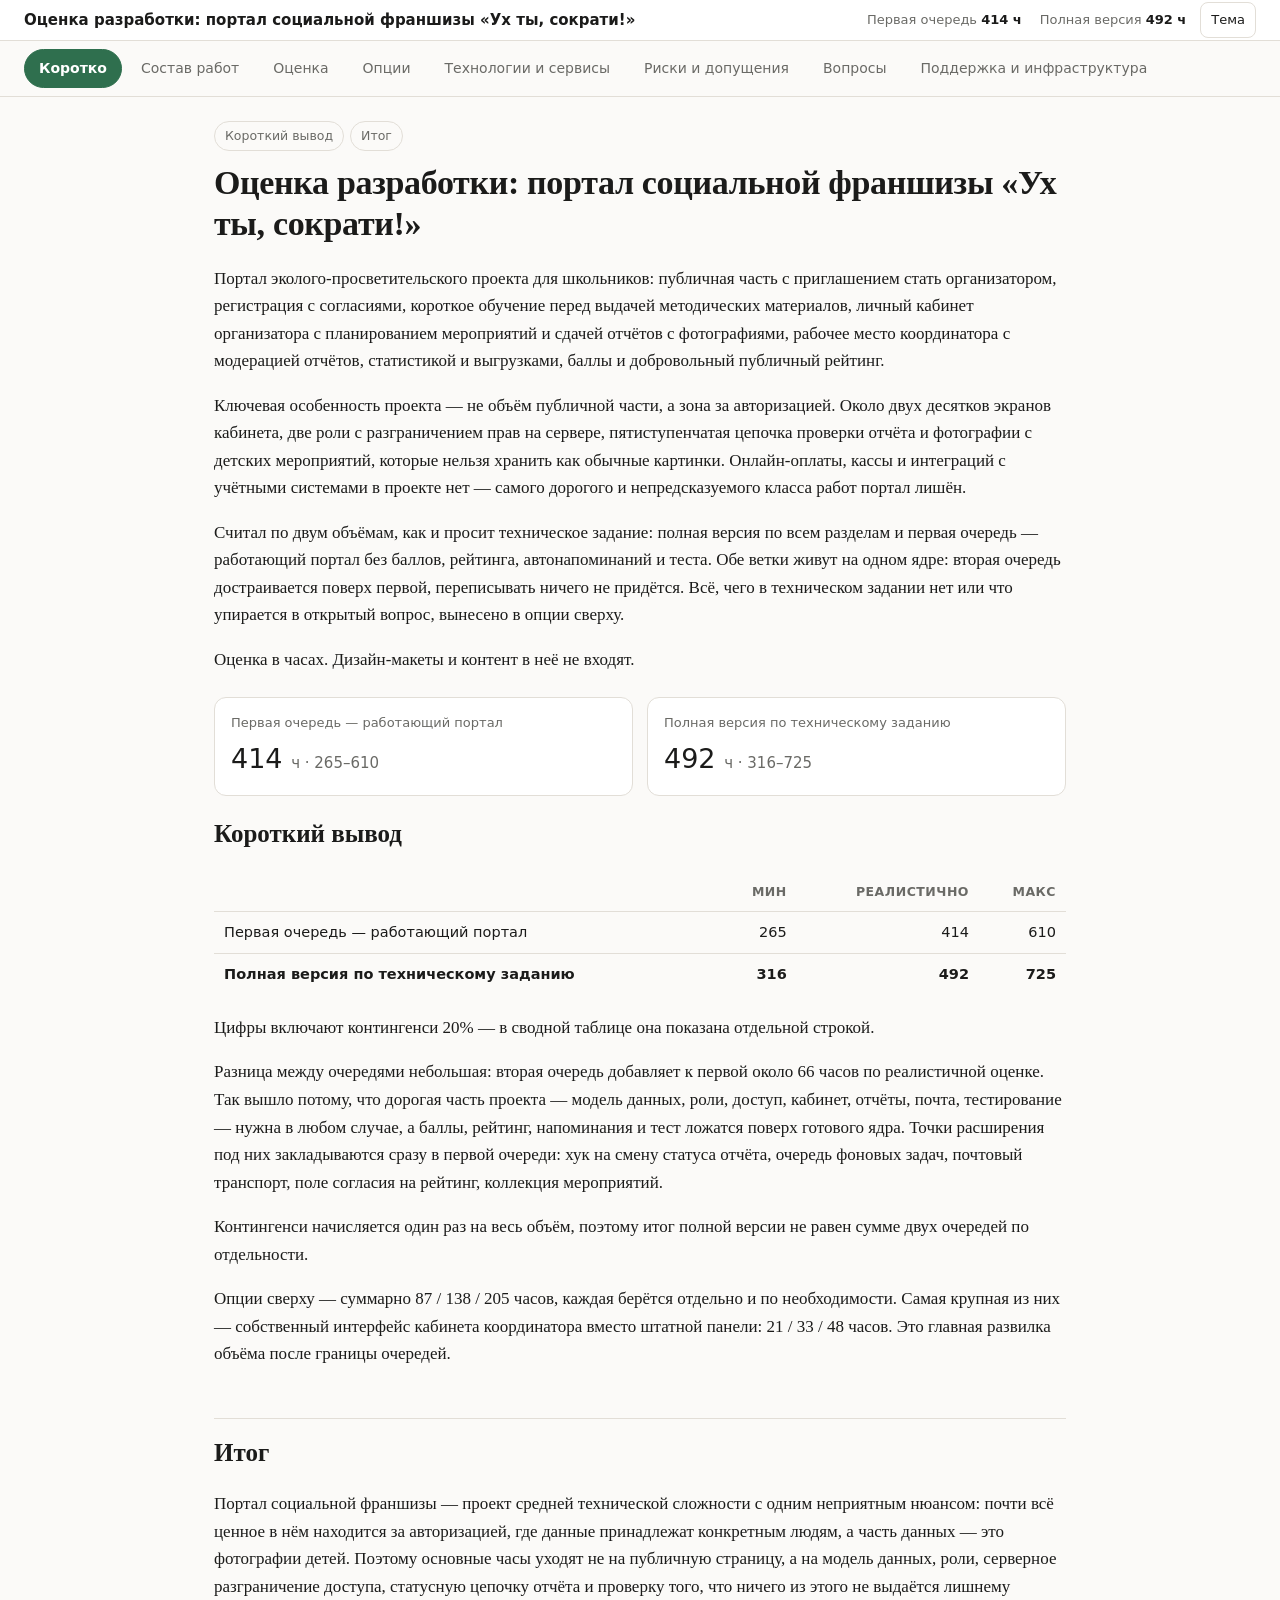
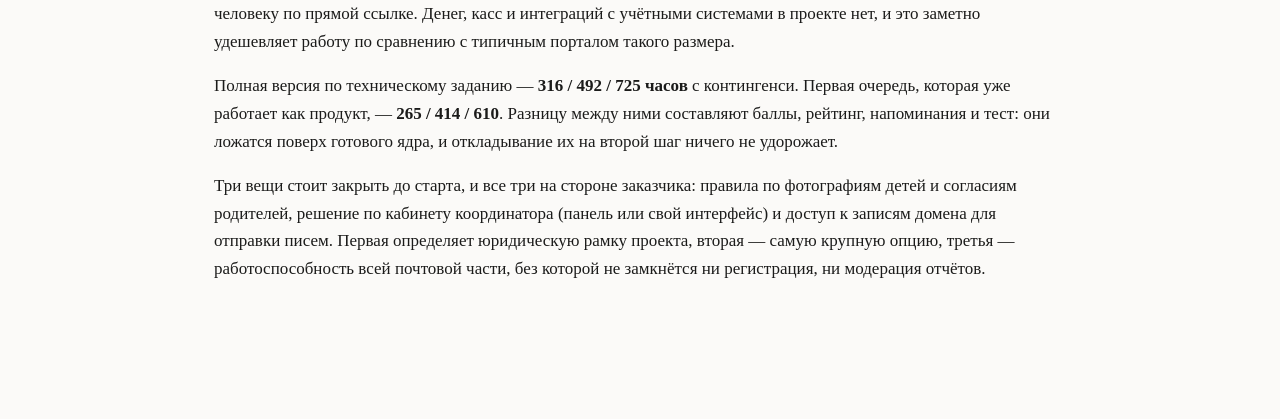
<file: ukh-ty-sokrati/index.html>
<!DOCTYPE html>
<html lang="ru" data-theme="">
<head>
<meta charset="utf-8">
<meta name="viewport" content="width=device-width, initial-scale=1">
<meta name="robots" content="noindex, nofollow">
<title>Оценка разработки: портал социальной франшизы «Ух ты, сократи!»</title>
<meta name="description" content="Состав работ, оценка в часах, допущения и вопросы.">
<meta property="og:title" content="Оценка разработки: портал социальной франшизы «Ух ты, сократи!»">
<meta property="og:description" content="Состав работ, оценка в часах, допущения и вопросы.">
<meta property="og:type" content="article">
<script>document.documentElement.classList.add("js")</script>
<link rel="stylesheet" href="../assets/estimate.css">
</head>
<body>
<header class="topbar">
  <span class="name">Оценка разработки: портал социальной франшизы «Ух ты, сократи!»</span>
  <span class="nums"><span>Первая очередь <b>414 ч</b></span><span>Полная версия <b>492 ч</b></span></span>
  <button class="theme-btn" type="button">Тема</button>
</header>
<div class="tabs" role="tablist"><button type="button" role="tab" data-tab="Коротко">Коротко</button><button type="button" role="tab" data-tab="Состав работ">Состав работ</button><button type="button" role="tab" data-tab="Оценка">Оценка</button><button type="button" role="tab" data-tab="Опции">Опции</button><button type="button" role="tab" data-tab="Технологии и сервисы">Технологии и сервисы</button><button type="button" role="tab" data-tab="Риски и допущения">Риски и допущения</button><button type="button" role="tab" data-tab="Вопросы">Вопросы</button><button type="button" role="tab" data-tab="Поддержка и инфраструктура">Поддержка и инфраструктура</button></div>
<div class="wrap"><p class="nojs-note">Этот просмотрщик не выполняет скрипты, поэтому разделы показаны подряд одной страницей. Чтобы получить вкладки, откройте страницу в браузере.</p><section class="panel" role="tabpanel" data-tab="Коротко"><div class="jump"><a href="#короткий-вывод">Короткий вывод</a><a href="#итог">Итог</a></div><h1
id="оценка-разработки-портал-социальной-франшизы-ух-ты-сократи">Оценка
разработки: портал социальной франшизы «Ух ты, сократи!»</h1>
<p>Портал эколого-просветительского проекта для школьников: публичная
часть с приглашением стать организатором, регистрация с согласиями,
короткое обучение перед выдачей методических материалов, личный кабинет
организатора с планированием мероприятий и сдачей отчётов с
фотографиями, рабочее место координатора с модерацией отчётов,
статистикой и выгрузками, баллы и добровольный публичный рейтинг.</p>
<p>Ключевая особенность проекта — не объём публичной части, а зона за
авторизацией. Около двух десятков экранов кабинета, две роли с
разграничением прав на сервере, пятиступенчатая цепочка проверки отчёта
и фотографии с детских мероприятий, которые нельзя хранить как обычные
картинки. Онлайн-оплаты, кассы и интеграций с учётными системами в
проекте нет — самого дорогого и непредсказуемого класса работ портал
лишён.</p>
<p>Считал по двум объёмам, как и просит техническое задание: полная
версия по всем разделам и первая очередь — работающий портал без баллов,
рейтинга, автонапоминаний и теста. Обе ветки живут на одном ядре: вторая
очередь достраивается поверх первой, переписывать ничего не придётся.
Всё, чего в техническом задании нет или что упирается в открытый вопрос,
вынесено в опции сверху.</p>
<p>Оценка в часах. Дизайн-макеты и контент в неё не входят.</p>
<div class="totals"><div class="card"><div class="label">Первая очередь — работающий портал</div><div class="value">414 <small>ч · 265–610</small></div></div><div class="card"><div class="label">Полная версия по техническому заданию</div><div class="value">492 <small>ч · 316–725</small></div></div></div><h2 id="короткий-вывод">Короткий вывод</h2>
<table>
<thead>
<tr>
<th></th>
<th style="text-align: right;">Мин</th>
<th style="text-align: right;">Реалистично</th>
<th style="text-align: right;">Макс</th>
</tr>
</thead>
<tbody>
<tr>
<td>Первая очередь — работающий портал</td>
<td style="text-align: right;">265</td>
<td style="text-align: right;">414</td>
<td style="text-align: right;">610</td>
</tr>
<tr>
<td><strong>Полная версия по техническому заданию</strong></td>
<td style="text-align: right;"><strong>316</strong></td>
<td style="text-align: right;"><strong>492</strong></td>
<td style="text-align: right;"><strong>725</strong></td>
</tr>
</tbody>
</table>
<p>Цифры включают контингенси 20% — в сводной таблице она показана
отдельной строкой.</p>
<p>Разница между очередями небольшая: вторая очередь добавляет к первой
около 66 часов по реалистичной оценке. Так вышло потому, что дорогая
часть проекта — модель данных, роли, доступ, кабинет, отчёты, почта,
тестирование — нужна в любом случае, а баллы, рейтинг, напоминания и
тест ложатся поверх готового ядра. Точки расширения под них
закладываются сразу в первой очереди: хук на смену статуса отчёта,
очередь фоновых задач, почтовый транспорт, поле согласия на рейтинг,
коллекция мероприятий.</p>
<p>Контингенси начисляется один раз на весь объём, поэтому итог полной
версии не равен сумме двух очередей по отдельности.</p>
<p>Опции сверху — суммарно 87 / 138 / 205 часов, каждая берётся отдельно
и по необходимости. Самая крупная из них — собственный интерфейс
кабинета координатора вместо штатной панели: 21 / 33 / 48 часов. Это
главная развилка объёма после границы очередей.</p>
<hr />
<h2 id="итог">Итог</h2>
<p>Портал социальной франшизы — проект средней технической сложности с
одним неприятным нюансом: почти всё ценное в нём находится за
авторизацией, где данные принадлежат конкретным людям, а часть данных —
это фотографии детей. Поэтому основные часы уходят не на публичную
страницу, а на модель данных, роли, серверное разграничение доступа,
статусную цепочку отчёта и проверку того, что ничего из этого не
выдаётся лишнему человеку по прямой ссылке. Денег, касс и интеграций с
учётными системами в проекте нет, и это заметно удешевляет работу по
сравнению с типичным порталом такого размера.</p>
<p>Полная версия по техническому заданию — <strong>316 / 492 / 725
часов</strong> с контингенси. Первая очередь, которая уже работает как
продукт, — <strong>265 / 414 / 610</strong>. Разницу между ними
составляют баллы, рейтинг, напоминания и тест: они ложатся поверх
готового ядра, и откладывание их на второй шаг ничего не удорожает.</p>
<p>Три вещи стоит закрыть до старта, и все три на стороне заказчика:
правила по фотографиям детей и согласиям родителей, решение по кабинету
координатора (панель или свой интерфейс) и доступ к записям домена для
отправки писем. Первая определяет юридическую рамку проекта, вторая —
самую крупную опцию, третья — работоспособность всей почтовой части, без
которой не замкнётся ни регистрация, ни модерация отчётов.</p>
</section><section class="panel" role="tabpanel" data-tab="Состав работ"><div class="jump"><a href="#что-входит-в-работу">Что входит в работу</a><a href="#что-не-входит">Что НЕ входит</a><a href="#разделы-и-экраны">Разделы и экраны</a><a href="#что-нужно-от-макетов">Что нужно от макетов</a></div><h2 id="что-входит-в-работу">Что входит в работу</h2>
<ul>
<li>Проектирование: модель данных, ролевая матрица, карта точек выдачи
данных, расчётная нагрузка и схема роста</li>
<li>Каркас проекта на Next.js + Payload CMS + PostgreSQL, локальная
разработка, тестовый и боевой контуры</li>
<li>Регистрация по электронной почте с подтверждением адреса, вход,
восстановление пароля, защита от перебора и ботов</li>
<li>Три раздельных согласия с фиксацией даты и версии текста: обработка
персональных данных, правила использования материалов, добровольное
участие в публичном рейтинге</li>
<li>Серверное разграничение доступа: организатор видит только своё,
координатор — всё; проверка в списках, карточках, файлах, программном
интерфейсе и выгрузках</li>
<li>Мини-обучение: модули с текстом и видео, прогресс, фиксация
«обучение пройдено», серверная проверка допуска к материалам</li>
<li>Каталог методических материалов: описания, файлы, ссылки на видео,
отметка о скачивании материала</li>
<li>Планирование мероприятий, история проведённых, список планируемых
для координатора</li>
<li>Форма отчёта с полями технического задания, черновик, повторная
отправка после доработки, сдача с телефона как основной сценарий</li>
<li>Фотографии отчётов: закрытое хранение, ограничения формата и
размера, автоматическое сжатие, выдача файла только автору и
координатору</li>
<li>Статусная цепочка отчёта: черновик, отправлен, на доработке,
одобрен, отклонён; права на переходы, замечания координатора,
уведомления</li>
<li>Вёрстка публичной части и кабинета по макетам, три раскладки, общие
состояния экранов</li>
<li>Публичная главная из восьми блоков технического задания с
редактированием из панели, страницы документов</li>
<li>Рабочее место координатора: списки пользователей и отчётов с поиском
и фильтрами, карточка организатора, блокировка, управление материалами и
модулями обучения</li>
<li>Свой экран проверки отчёта с фотографиями и тремя решениями,
выгрузки реестров с учётом фильтров</li>
<li>Сводная статистика: пользователи, регионы, мероприятия, форматы,
охват детей</li>
<li>Транзакционная почта: подключение сервиса, домен отправителя,
подписи писем, шаблоны, журнал отправок; лента уведомлений внутри
кабинета</li>
<li>Баллы по настраиваемым правилам, история начислений, ручные бонусы
координатора</li>
<li>Публичный рейтинг за период: страница, архив прошлых лет, ручное
исключение, экспорт; переключатель участия в рейтинге и отзыв согласия в
профиле</li>
<li>Автоматические напоминания до мероприятия и после него, журнал
отправок, повторы при сбое</li>
<li>Тест в мини-обучении и «текст для поста» по редактируемому
шаблону</li>
<li>Автотесты, ручное тестирование по ролям и устройствам, багфикс,
раунды приёмки</li>
<li>Инфраструктура: сборка, выкладка с откатом, резервные копии с
проверкой восстановления, мониторинг доступности</li>
<li>Документация администратора, передача доступов, обучение
координатора, запуск</li>
</ul>
<h2 id="что-не-входит">Что НЕ входит</h2>
<ul>
<li>Дизайн-макеты и проектирование интерфейсов — делает студия; у нас
вёрстка по готовым макетам</li>
<li>Тексты публичной части, методические материалы, презентации, бланки,
плакаты, видео для обучения, вопросы теста — заказчик</li>
<li>Юридические тексты: политика обработки персональных данных,
формулировки согласий, правила использования материалов. Вёрстка и
размещение входят, содержание и экспертиза нет — заказчик</li>
<li>Сбор согласий родителей на съёмку и публикацию детей, правила
публикации фотографий — заказчик</li>
<li>Уведомление Роскомнадзора как оператора персональных данных —
заказчик</li>
<li>Аренда и оплата сервера, домена, почтового сервиса — заказчик.
Настройка входит, первичная аренда и подготовка сервера — опция
О-12</li>
<li>Передача исключительных прав на дизайн — отдельная договорённость в
цепочке заказчик — студия</li>
<li>Продвижение и семантика — входит только технический базис:
мета-данные, карта сайта, счётчик</li>
<li>Гарантия и техническая поддержка после запуска — отдельными строками, см. вкладку «Поддержка и инфраструктура»</li>
<li>Импорт действующей базы организаторов, если она есть, — опция
О-5</li>
<li>Календарный план с датами — отдельным приложением к договору. Здесь
посчитан объём работ в часах: отсчёт календаря начинается от передачи
макетов, а не от подписания, и называть конкретные даты раньше этого
момента было бы гаданием</li>
<li>Примеры реализованных кабинетов, образовательных сервисов и порталов
для коммерческого предложения — передаются отдельно, подборкой к
договору, а не в составе этой оценки</li>
</ul>
<hr />
<h2 id="разделы-и-экраны">Разделы и экраны</h2>
<table>
<thead>
<tr>
<th>Раздел</th>
<th>Экраны</th>
<th>Очередь</th>
</tr>
</thead>
<tbody>
<tr>
<td>Публичная часть: главная, шапка и подвал, три страницы документов,
служебные</td>
<td>около 6</td>
<td>первая</td>
</tr>
<tr>
<td>Регистрация, подтверждение адреса, вход, восстановление пароля</td>
<td>6</td>
<td>первая</td>
</tr>
<tr>
<td>Кабинет организатора: главная, обучение, материалы, профиль и
согласия, мероприятия, отчёты, уведомления</td>
<td>16</td>
<td>первая</td>
</tr>
<tr>
<td>Кабинет организатора: тест и экран баллов</td>
<td>2</td>
<td>вторая</td>
</tr>
<tr>
<td>Публичная страница рейтинга с архивом</td>
<td>1</td>
<td>вторая</td>
</tr>
<tr>
<td>Рабочее место координатора: пользователи, отчёты, материалы, модули
обучения, мероприятия, выгрузки</td>
<td>штатная панель</td>
<td>первая</td>
</tr>
<tr>
<td>Свои экраны координатора: проверка отчёта, сводная статистика</td>
<td>2</td>
<td>первая</td>
</tr>
<tr>
<td>Настройки баллов и периодов, ручные бонусы, шаблон «текста для
поста»</td>
<td>штатная панель</td>
<td>вторая</td>
</tr>
</tbody>
</table>
<p>Писем: шесть шаблонов в первой очереди — подтверждение адреса, сброс
пароля, приветствие, отчёт одобрен, отчёт возвращён на доработку, отчёт
отклонён; во второй добавляются два напоминания.</p>
<hr />
<h2 id="что-нужно-от-макетов">Что нужно от макетов</h2>
<p>Дизайн в оценку не входит, но вёрстка посчитана из расчёта, что
макеты приходят в таком составе:</p>
<ul>
<li>Все экраны из карты выше, включая кабинет организатора целиком, а не
один «типовой кабинет»</li>
<li>Все состояния: пустой список, загрузка, ошибка валидации, отказ в
доступе до прохождения обучения, отчёт на доработке с замечаниями,
заблокированный аккаунт, отправка фотографий с прогрессом</li>
<li>Три раскладки: компьютер, планшет, мобильный. Сдача отчёта с
телефона — основной сценарий продукта, а не побочный</li>
<li>Библиотека компонентов с состояниями элементов: кнопки, поля,
селекты, загрузка файлов, таблицы, модальные окна, уведомления</li>
</ul>
<p>Если макеты приходят частями или без состояний, недостающее
достраивается при вёрстке и согласовывается — растут этапы 13–16 и
27.</p>
<hr />
</section><section class="panel" role="tabpanel" data-tab="Оценка"><div class="jump"><a href="#сводная-таблица">Сводная таблица</a><a href="#оценка-по-этапам-первая-очередь">Оценка по этапам — первая очередь</a><a href="#оценка-по-этапам-вторая-очередь">Оценка по этапам — вторая очередь</a><a href="#как-уложиться-в-меньший-объём">Как уложиться в меньший объём</a></div><h2 id="сводная-таблица">Сводная таблица</h2>
<h3 id="первая-очередь">Первая очередь</h3>
<table>
<thead>
<tr>
<th>№</th>
<th>Этап</th>
<th style="text-align: right;">Мин</th>
<th style="text-align: right;">Реалистично</th>
<th style="text-align: right;">Макс</th>
</tr>
</thead>
<tbody>
<tr>
<td>1</td>
<td>Старт, проектирование и техническая рамка</td>
<td style="text-align: right;">9</td>
<td style="text-align: right;">14</td>
<td style="text-align: right;">20</td>
</tr>
<tr>
<td>2</td>
<td>Каркас проекта и три окружения</td>
<td style="text-align: right;">3</td>
<td style="text-align: right;">7</td>
<td style="text-align: right;">10</td>
</tr>
<tr>
<td>3</td>
<td>Модель данных: пользователи, согласия, справочники</td>
<td style="text-align: right;">10</td>
<td style="text-align: right;">16</td>
<td style="text-align: right;">23</td>
</tr>
<tr>
<td>4</td>
<td>Регистрация, вход и защита входа</td>
<td style="text-align: right;">5</td>
<td style="text-align: right;">7</td>
<td style="text-align: right;">10</td>
</tr>
<tr>
<td>5</td>
<td>Разграничение доступа на сервере</td>
<td style="text-align: right;">9</td>
<td style="text-align: right;">15</td>
<td style="text-align: right;">21</td>
</tr>
<tr>
<td>6</td>
<td>Персональные данные: согласия, отзыв, удаление</td>
<td style="text-align: right;">8</td>
<td style="text-align: right;">13</td>
<td style="text-align: right;">18</td>
</tr>
<tr>
<td>7</td>
<td>Мини-обучение: модули, прогресс, доступ к материалам</td>
<td style="text-align: right;">7</td>
<td style="text-align: right;">10</td>
<td style="text-align: right;">15</td>
</tr>
<tr>
<td>8</td>
<td>Материалы: коллекция, файлы, видео, панель</td>
<td style="text-align: right;">6</td>
<td style="text-align: right;">9</td>
<td style="text-align: right;">14</td>
</tr>
<tr>
<td>9</td>
<td>Мероприятия: планирование и история</td>
<td style="text-align: right;">5</td>
<td style="text-align: right;">7</td>
<td style="text-align: right;">9</td>
</tr>
<tr>
<td>10</td>
<td>Отчёты: модель, поля, черновики</td>
<td style="text-align: right;">7</td>
<td style="text-align: right;">10</td>
<td style="text-align: right;">15</td>
</tr>
<tr>
<td>11</td>
<td>Фотографии отчётов: приватное хранение и обработка</td>
<td style="text-align: right;">5</td>
<td style="text-align: right;">7</td>
<td style="text-align: right;">10</td>
</tr>
<tr>
<td>12</td>
<td>Статусная цепочка отчёта и модерация</td>
<td style="text-align: right;">8</td>
<td style="text-align: right;">12</td>
<td style="text-align: right;">18</td>
</tr>
<tr>
<td>13</td>
<td>Кабинет организатора: профиль и мероприятия</td>
<td style="text-align: right;">9</td>
<td style="text-align: right;">14</td>
<td style="text-align: right;">20</td>
</tr>
<tr>
<td>14</td>
<td>Кабинет организатора: обучение и материалы</td>
<td style="text-align: right;">6</td>
<td style="text-align: right;">10</td>
<td style="text-align: right;">15</td>
</tr>
<tr>
<td>15</td>
<td>Кабинет организатора: отчёты</td>
<td style="text-align: right;">9</td>
<td style="text-align: right;">14</td>
<td style="text-align: right;">20</td>
</tr>
<tr>
<td>16</td>
<td>Вёрстка: каркас и библиотека компонентов</td>
<td style="text-align: right;">7</td>
<td style="text-align: right;">10</td>
<td style="text-align: right;">16</td>
</tr>
<tr>
<td>17</td>
<td>Публичная часть: главная, документы, модель блоков</td>
<td style="text-align: right;">9</td>
<td style="text-align: right;">14</td>
<td style="text-align: right;">22</td>
</tr>
<tr>
<td>18</td>
<td>Размещение контента и технический базис поиска</td>
<td style="text-align: right;">2</td>
<td style="text-align: right;">5</td>
<td style="text-align: right;">8</td>
</tr>
<tr>
<td>19</td>
<td>Рабочее место координатора: списки, фильтры, профили</td>
<td style="text-align: right;">10</td>
<td style="text-align: right;">16</td>
<td style="text-align: right;">23</td>
</tr>
<tr>
<td>20</td>
<td>Экран проверки отчёта и выгрузки</td>
<td style="text-align: right;">7</td>
<td style="text-align: right;">10</td>
<td style="text-align: right;">15</td>
</tr>
<tr>
<td>21</td>
<td>Сводная статистика координатора</td>
<td style="text-align: right;">6</td>
<td style="text-align: right;">9</td>
<td style="text-align: right;">14</td>
</tr>
<tr>
<td>22</td>
<td>Транзакционная почта и уведомления в кабинете</td>
<td style="text-align: right;">3</td>
<td style="text-align: right;">6</td>
<td style="text-align: right;">9</td>
</tr>
<tr>
<td>23</td>
<td>Инфраструктура, выкладка, копии, мониторинг</td>
<td style="text-align: right;">5</td>
<td style="text-align: right;">8</td>
<td style="text-align: right;">12</td>
</tr>
<tr>
<td>24</td>
<td>Автотесты</td>
<td style="text-align: right;">11</td>
<td style="text-align: right;">18</td>
<td style="text-align: right;">26</td>
</tr>
<tr>
<td>25</td>
<td>Ручное тестирование по ролям и устройствам, багфикс</td>
<td style="text-align: right;">14</td>
<td style="text-align: right;">23</td>
<td style="text-align: right;">35</td>
</tr>
<tr>
<td>26</td>
<td>Приёмка и раунды правок</td>
<td style="text-align: right;">12</td>
<td style="text-align: right;">20</td>
<td style="text-align: right;">30</td>
</tr>
<tr>
<td>27</td>
<td>Координация со студией и заказчиком</td>
<td style="text-align: right;">16</td>
<td style="text-align: right;">23</td>
<td style="text-align: right;">35</td>
</tr>
<tr>
<td>28</td>
<td>Документация, передача, обучение координатора, запуск</td>
<td style="text-align: right;">13</td>
<td style="text-align: right;">18</td>
<td style="text-align: right;">24</td>
</tr>
<tr>
<td></td>
<td><strong>Подытог</strong></td>
<td style="text-align: right;"><strong>221</strong></td>
<td style="text-align: right;"><strong>345</strong></td>
<td style="text-align: right;"><strong>507</strong></td>
</tr>
<tr>
<td></td>
<td>Контингенси 20%</td>
<td style="text-align: right;">44</td>
<td style="text-align: right;">69</td>
<td style="text-align: right;">103</td>
</tr>
<tr>
<td></td>
<td><strong>ИТОГО первая очередь</strong></td>
<td style="text-align: right;"><strong>265</strong></td>
<td style="text-align: right;"><strong>414</strong></td>
<td style="text-align: right;"><strong>610</strong></td>
</tr>
</tbody>
</table>
<h3 id="вторая-очередь">Вторая очередь</h3>
<table>
<thead>
<tr>
<th>№</th>
<th>Этап</th>
<th style="text-align: right;">Мин</th>
<th style="text-align: right;">Реалистично</th>
<th style="text-align: right;">Макс</th>
</tr>
</thead>
<tbody>
<tr>
<td>29</td>
<td>Баллы: правила, начисление, история, экран в кабинете</td>
<td style="text-align: right;">12</td>
<td style="text-align: right;">17</td>
<td style="text-align: right;">25</td>
</tr>
<tr>
<td>30</td>
<td>Публичный рейтинг: страница, периоды, архив, экспорт</td>
<td style="text-align: right;">8</td>
<td style="text-align: right;">12</td>
<td style="text-align: right;">17</td>
</tr>
<tr>
<td>31</td>
<td>Напоминания: расписание, письма, уведомления, журнал</td>
<td style="text-align: right;">5</td>
<td style="text-align: right;">7</td>
<td style="text-align: right;">12</td>
</tr>
<tr>
<td>32</td>
<td>Тест в мини-обучении</td>
<td style="text-align: right;">5</td>
<td style="text-align: right;">8</td>
<td style="text-align: right;">13</td>
</tr>
<tr>
<td>33</td>
<td>«Текст для поста»</td>
<td style="text-align: right;">2</td>
<td style="text-align: right;">5</td>
<td style="text-align: right;">7</td>
</tr>
<tr>
<td>34</td>
<td>Вторая очередь: тестирование, приёмка, документация, выкладка</td>
<td style="text-align: right;">12</td>
<td style="text-align: right;">17</td>
<td style="text-align: right;">25</td>
</tr>
<tr>
<td></td>
<td><strong>Подытог</strong></td>
<td style="text-align: right;"><strong>44</strong></td>
<td style="text-align: right;"><strong>66</strong></td>
<td style="text-align: right;"><strong>99</strong></td>
</tr>
</tbody>
</table>
<p>Контингенси на вторую очередь отдельно не начисляется — она посчитана
один раз на весь объём в таблице ниже.</p>
<h3 id="полная-версия">Полная версия</h3>
<table>
<thead>
<tr>
<th></th>
<th style="text-align: right;">Мин</th>
<th style="text-align: right;">Реалистично</th>
<th style="text-align: right;">Макс</th>
</tr>
</thead>
<tbody>
<tr>
<td>Подытог по этапам 1–34</td>
<td style="text-align: right;">263</td>
<td style="text-align: right;">411</td>
<td style="text-align: right;">604</td>
</tr>
<tr>
<td>Контингенси 20%</td>
<td style="text-align: right;">53</td>
<td style="text-align: right;">81</td>
<td style="text-align: right;">121</td>
</tr>
<tr>
<td><strong>ИТОГО полная версия</strong></td>
<td style="text-align: right;"><strong>316</strong></td>
<td style="text-align: right;"><strong>492</strong></td>
<td style="text-align: right;"><strong>725</strong></td>
</tr>
</tbody>
</table>
<p>Подытоги очередей округлены по каждому этапу, поэтому в колонках
«Мин» и «Макс» их сумма расходится с подытогом полной версии на пару
часов. Полная версия считается от общего объёма работ, а не складыванием
округлённых строк.</p>
<hr />
<h2 id="оценка-по-этапам-первая-очередь">Оценка по этапам — первая
очередь</h2>
<h3 id="1-старт-проектирование-и-техническая-рамка">1. Старт,
проектирование и техническая рамка</h3>
<p><strong>Что входит:</strong></p>
<ul>
<li>Разбор технического задания, фиксация границы очередей и состава
поставки</li>
<li>Схема модели данных: пользователи, согласия, обучение, материалы,
мероприятия, отчёты, фотографии, уведомления; точки расширения под
баллы, рейтинг и напоминания</li>
<li>Ролевая матрица и карта всех точек выдачи данных</li>
<li>Расчёт нагрузки и схема роста, перечень внешних сервисов и зон
ответственности</li>
<li>Место под вторую методику в модели данных, чтобы расширение не стало
переделкой схемы</li>
</ul>
<table>
<thead>
<tr>
<th>Мин</th>
<th>Реалистично</th>
<th>Макс</th>
</tr>
</thead>
<tbody>
<tr>
<td>9 ч</td>
<td>14 ч</td>
<td>20 ч</td>
</tr>
</tbody>
</table>
<p><strong>По минимуму:</strong> допущения принимаются как есть, схема
данных собирается за один заход.</p>
<p><strong>По максимуму:</strong> три развилки — граница очередей,
кабинет координатора, модерация заявок — обсуждаются по кругу, схему
приходится переделывать.</p>
<hr />
<h3 id="2-каркас-проекта-и-три-окружения">2. Каркас проекта и три
окружения</h3>
<p><strong>Что входит:</strong></p>
<ul>
<li>Инициализация Next.js и Payload, адаптер PostgreSQL, структура
маршрутов: публичная часть, кабинет, панель, программный интерфейс</li>
<li>Русская локаль панели и интерфейса, одна языковая версия</li>
<li>Проверки кода, типы, миграции, локальная разработка в
контейнерах</li>
<li>Переменные окружения по трём контурам, базовые макеты страниц,
обработка ошибок, страницы 404 и 500</li>
</ul>
<table>
<thead>
<tr>
<th>Мин</th>
<th>Реалистично</th>
<th>Макс</th>
</tr>
</thead>
<tbody>
<tr>
<td>3 ч</td>
<td>7 ч</td>
<td>10 ч</td>
</tr>
</tbody>
</table>
<p><strong>По минимуму:</strong> конфигурация собирается по отработанной
схеме без сюрпризов.</p>
<p><strong>По максимуму:</strong> версии платформы и сборщика
конфликтуют, время уходит на обход.</p>
<hr />
<h3 id="3-модель-данных-пользователи-согласия-справочники">3. Модель
данных: пользователи, согласия, справочники</h3>
<p><strong>Что входит:</strong></p>
<ul>
<li>Пользователи: ФИО, почта, регион, населённый пункт, организация,
роль участника из шести вариантов, валидация</li>
<li>Служебные поля: роль в системе, блокировка, статус обучения, участие
в рейтинге</li>
<li>Согласия: три типа, дата, версия текста, снимок документа на момент
согласия, журнал</li>
<li>Справочники: регионы, форматы мероприятий, роли участников</li>
<li>Настройка панели: колонки, фильтры, закрытие полей с персональными
данными, миграции</li>
</ul>
<table>
<thead>
<tr>
<th>Мин</th>
<th>Реалистично</th>
<th>Макс</th>
</tr>
</thead>
<tbody>
<tr>
<td>10 ч</td>
<td>16 ч</td>
<td>23 ч</td>
</tr>
</tbody>
</table>
<p><strong>По минимуму:</strong> регион фиксированным списком, версия
согласия хранится ссылкой на документ.</p>
<p><strong>По максимуму:</strong> формулировки согласий приходят от
юриста позже, хранение версий и журнал отзыва переделываются.</p>
<hr />
<h3 id="4-регистрация-вход-и-защита-входа">4. Регистрация, вход и защита
входа</h3>
<p><strong>Что входит:</strong></p>
<ul>
<li>Регистрация по почте и паролю, подтверждение адреса письмом</li>
<li>Анкета первого входа: поля профиля и три чекбокса согласий</li>
<li>Вход, выход, восстановление пароля, время жизни сессии</li>
<li>Защита от перебора и ботов: лимит попыток, временная блокировка,
капча на регистрации</li>
<li>Служебные экраны цикла писем: «проверьте почту», адрес подтверждён,
ссылка устарела</li>
</ul>
<table>
<thead>
<tr>
<th>Мин</th>
<th>Реалистично</th>
<th>Макс</th>
</tr>
</thead>
<tbody>
<tr>
<td>5 ч</td>
<td>7 ч</td>
<td>10 ч</td>
</tr>
</tbody>
</table>
<p><strong>По минимуму:</strong> механика входа берётся с платформы,
пишем формы, состояния и тексты.</p>
<p><strong>По максимуму:</strong> анкета первого входа превращается в
мастер с шагами и сохранением незавершённого.</p>
<hr />
<h3 id="5-разграничение-доступа-на-сервере">5. Разграничение доступа на
сервере</h3>
<p><strong>Что входит:</strong></p>
<ul>
<li>Правила ролей и владельца: доступ к своим данным как условие
выборки, а не отказ, иначе списки ломаются вместо того, чтобы
сужаться</li>
<li>Доступ на уровне полей: кто видит контакты, кто меняет статус, что
скрыто в панели</li>
<li>Проверка во всех точках выдачи: списки, карточки, программный
интерфейс, файлы, выгрузки</li>
<li>Серверная проверка допуска к материалам как второе сквозное
правило</li>
<li>Негативные проверки: прямая ссылка на файл, чужой идентификатор в
запросе, обход через программный интерфейс</li>
</ul>
<table>
<thead>
<tr>
<th>Мин</th>
<th>Реалистично</th>
<th>Макс</th>
</tr>
</thead>
<tbody>
<tr>
<td>9 ч</td>
<td>15 ч</td>
<td>21 ч</td>
</tr>
</tbody>
</table>
<p><strong>По минимуму:</strong> две роли, одно правило владельца, точки
выдачи известны заранее.</p>
<p><strong>По максимуму:</strong> после первого прохода вылезают дыры в
панели и в выгрузках, нужен второй проход по всем точкам.</p>
<blockquote class="callout"><p><strong>Важно:</strong> это сквозная работа, а не один файл в
проекте. Каждая коллекция из этапов ниже добавляет сюда свою строку
доступа, и в их часах это учтено. Экономить здесь нельзя: ошибка
означает выдачу фотографий детей или закрытых материалов по прямой
ссылке.</p>
</blockquote>
<hr />
<h3 id="6-персональные-данные-согласия-отзыв-удаление">6. Персональные
данные: согласия, отзыв, удаление</h3>
<p><strong>Что входит:</strong></p>
<ul>
<li>Журнал согласий: что, когда, какая версия текста</li>
<li>Переключатель участия в публичном рейтинге и отзыв согласия в
профиле с последствиями</li>
<li>Удаление аккаунта и обезличивание по всей цепочке связей: отчёты,
фотографии, мероприятия, уведомления, журналы</li>
<li>Разделение доступа к полям с персональными данными в панели и в
программном интерфейсе</li>
<li>Баннер об обработке данных, вывод политики и правил, ссылки на
документы из форм</li>
<li>Проверка контура: хранение в России, HTTPS, отсутствие боевых данных
на тестовом контуре</li>
</ul>
<table>
<thead>
<tr>
<th>Мин</th>
<th>Реалистично</th>
<th>Макс</th>
</tr>
</thead>
<tbody>
<tr>
<td>8 ч</td>
<td>13 ч</td>
<td>18 ч</td>
</tr>
</tbody>
</table>
<p><strong>По минимуму:</strong> обезличивание одним сценарием,
юридические тексты приходят готовыми.</p>
<p><strong>По максимуму:</strong> юрист требует отдельные формы согласий
с реквизитами, выгружаемый журнал и автоматическое удаление фотографий
по истечении хранения.</p>
<hr />
<h3 id="7-мини-обучение-модули-прогресс-доступ-к-материалам">7.
Мини-обучение: модули, прогресс, доступ к материалам</h3>
<p><strong>Что входит:</strong></p>
<ul>
<li>Модули и шаги обучения: текст, ссылка на видео, порядок, публикация
из панели</li>
<li>Прогресс пользователя по шагам, возврат к незавершённому</li>
<li>Фиксация статуса «обучение пройдено» с датой</li>
<li>Серверная проверка допуска к материалам, включая прямые ссылки и
программный интерфейс</li>
<li>Управление модулями администратором без разработчика</li>
</ul>
<table>
<thead>
<tr>
<th>Мин</th>
<th>Реалистично</th>
<th>Макс</th>
</tr>
</thead>
<tbody>
<tr>
<td>7 ч</td>
<td>10 ч</td>
<td>15 ч</td>
</tr>
</tbody>
</table>
<p><strong>По минимуму:</strong> линейная цепочка из нескольких
шагов.</p>
<p><strong>По максимуму:</strong> нужны несколько обучающих треков и
повторное прохождение при обновлении материалов.</p>
<hr />
<h3 id="8-материалы-коллекция-файлы-видео-панель">8. Материалы:
коллекция, файлы, видео, панель</h3>
<p><strong>Что входит:</strong></p>
<ul>
<li>Коллекция материалов: тип (сценарий, презентация, карточки, бланк,
плакат, инструкция), описание, файл, ссылка на видео, категория,
порядок</li>
<li>Инструкция по подготовке и проведению занятия отдельным
материалом</li>
<li>Загрузка файлов из панели, ограничения формата и размера</li>
<li>Доступ: координатор и организатор с пройденным обучением</li>
<li>Отметка о скачивании или просмотре материала</li>
<li>Настройка панели так, чтобы администратор добавлял материалы сам,
миграции</li>
</ul>
<table>
<thead>
<tr>
<th>Мин</th>
<th>Реалистично</th>
<th>Макс</th>
</tr>
</thead>
<tbody>
<tr>
<td>6 ч</td>
<td>9 ч</td>
<td>14 ч</td>
</tr>
</tbody>
</table>
<p><strong>По минимуму:</strong> плоский список материалов с типом и
описанием.</p>
<p><strong>По максимуму:</strong> нужна группировка по методикам и
разделам, сортировка и видимость по условиям.</p>
<hr />
<h3 id="9-мероприятия-планирование-и-история">9. Мероприятия:
планирование и история</h3>
<p><strong>Что входит:</strong></p>
<ul>
<li>Коллекция мероприятий: формат, дата, площадка, населённый пункт,
владелец</li>
<li>Необязательная связь с отчётом: отчёт можно сдать и без
запланированного мероприятия</li>
<li>История проведённых мероприятий</li>
<li>Список планируемых мероприятий для координатора, доступ,
миграции</li>
</ul>
<table>
<thead>
<tr>
<th>Мин</th>
<th>Реалистично</th>
<th>Макс</th>
</tr>
</thead>
<tbody>
<tr>
<td>5 ч</td>
<td>7 ч</td>
<td>9 ч</td>
</tr>
</tbody>
</table>
<p><strong>По минимуму:</strong> одна коллекция, два обязательных поля,
остальное берётся из отчёта.</p>
<p><strong>По максимуму:</strong> у мероприятия появляется свой
жизненный цикл — запланировано, проведено, отменено — и правила
пересечения дат.</p>
<hr />
<h3 id="10-отчёты-модель-поля-черновики">10. Отчёты: модель, поля,
черновики</h3>
<p><strong>Что входит:</strong></p>
<ul>
<li>Коллекция отчётов: формат, дата, населённый пункт, учреждение,
количество детей, возрастная группа, ссылка на публикацию</li>
<li>Валидация полей, ограничения по дате и числу участников</li>
<li>Черновик и повторная отправка через механизм версий</li>
<li>Связь с автором и мероприятием, доступ, колонки и фильтры в панели,
миграции</li>
</ul>
<table>
<thead>
<tr>
<th>Мин</th>
<th>Реалистично</th>
<th>Макс</th>
</tr>
</thead>
<tbody>
<tr>
<td>7 ч</td>
<td>10 ч</td>
<td>15 ч</td>
</tr>
</tbody>
</table>
<p><strong>По минимуму:</strong> восемь полей, черновик штатным
механизмом версий.</p>
<p><strong>По максимуму:</strong> обязательность полей зависит от
формата мероприятия, появляется своя логика валидации.</p>
<hr />
<h3 id="11-фотографии-отчётов-приватное-хранение-и-обработка">11.
Фотографии отчётов: приватное хранение и обработка</h3>
<p><strong>Что входит:</strong></p>
<ul>
<li>Отдельная коллекция файлов вместо общей медиатеки, чтобы список
файлов не выдавал фотографии в обход отчётов</li>
<li>Ограничение формата, размера и количества файлов, понятные ошибки
загрузки</li>
<li>Автоматическое сжатие и производные размеры</li>
<li>Выдача файла через проверку доступа: автор отчёта и координатор</li>
<li>Превью в панели и на экране проверки, запрет попадания фотографий на
тестовый контур</li>
</ul>
<table>
<thead>
<tr>
<th>Мин</th>
<th>Реалистично</th>
<th>Макс</th>
</tr>
</thead>
<tbody>
<tr>
<td>5 ч</td>
<td>7 ч</td>
<td>10 ч</td>
</tr>
</tbody>
</table>
<p><strong>По минимуму:</strong> до трёх файлов на отчёт, хранение на
диске сервера, один производный размер.</p>
<p><strong>По максимуму:</strong> понадобятся водяной знак, ручная
модерация медиа и автоматическое удаление по правилам хранения.</p>
<hr />
<h3 id="12-статусная-цепочка-отчёта-и-модерация">12. Статусная цепочка
отчёта и модерация</h3>
<p><strong>Что входит:</strong></p>
<ul>
<li>Пять статусов: черновик, отправлен, на доработке, одобрен,
отклонён</li>
<li>Матрица переходов и прав: кто и из какого статуса может
перевести</li>
<li>Комментарий координатора и причина отклонения, повторная отправка
после правок</li>
<li>Точка расширения на смену статуса под начисление баллов и
письма</li>
<li>История переходов, отображение статуса организатору, запуск
уведомления</li>
<li>Проверка попыток обойти цепочку</li>
</ul>
<table>
<thead>
<tr>
<th>Мин</th>
<th>Реалистично</th>
<th>Макс</th>
</tr>
</thead>
<tbody>
<tr>
<td>8 ч</td>
<td>12 ч</td>
<td>18 ч</td>
</tr>
</tbody>
</table>
<p><strong>По минимуму:</strong> пять статусов, линейная цепочка,
замечание одним полем.</p>
<p><strong>По максимуму:</strong> вместо одного замечания нужна
переписка по отчёту с историей кругов доработки.</p>
<hr />
<h3 id="13-кабинет-организатора-профиль-и-мероприятия">13. Кабинет
организатора: профиль и мероприятия</h3>
<p><strong>Что входит:</strong></p>
<ul>
<li>Экран профиля: ФИО, контакты, регион, населённый пункт,
организация</li>
<li>Редактирование части полей, смена пароля и почты с
подтверждением</li>
<li>Блок согласий и приватности: участие в рейтинге, отзыв согласий,
удаление аккаунта</li>
<li>Форма планирования мероприятия, редактирование и отмена</li>
<li>Список планируемых мероприятий и история проведённых, состояние
«ничего не запланировано»</li>
</ul>
<table>
<thead>
<tr>
<th>Мин</th>
<th>Реалистично</th>
<th>Макс</th>
</tr>
</thead>
<tbody>
<tr>
<td>9 ч</td>
<td>14 ч</td>
<td>20 ч</td>
</tr>
</tbody>
</table>
<p><strong>По минимуму:</strong> профиль одной страницей, мероприятие —
короткая форма из двух полей.</p>
<p><strong>По максимуму:</strong> профиль разносится на вкладки,
появляются загрузка фотографии и подтверждение смены почты в два
шага.</p>
<hr />
<h3 id="14-кабинет-организатора-обучение-и-материалы">14. Кабинет
организатора: обучение и материалы</h3>
<p><strong>Что входит:</strong></p>
<ul>
<li>Экраны шагов обучения: текст, видео, переход дальше, индикатор
прогресса</li>
<li>Экран завершения обучения и открытие доступа к материалам</li>
<li>Каталог материалов: список с описаниями, фильтр по типу, карточка
материала</li>
<li>Скачивание файлов и переходы на видео, отметка о скачивании</li>
<li>Состояние «материалы закрыты до прохождения обучения» с объяснением,
что делать</li>
</ul>
<table>
<thead>
<tr>
<th>Мин</th>
<th>Реалистично</th>
<th>Макс</th>
</tr>
</thead>
<tbody>
<tr>
<td>6 ч</td>
<td>10 ч</td>
<td>15 ч</td>
</tr>
</tbody>
</table>
<p><strong>По минимуму:</strong> три-четыре шага обучения, плоский
каталог материалов.</p>
<p><strong>По максимуму:</strong> обучение со встроенным плеером и
отметками просмотра, каталог с поиском и группировкой.</p>
<hr />
<h3 id="15-кабинет-организатора-отчёты">15. Кабинет организатора:
отчёты</h3>
<p><strong>Что входит:</strong></p>
<ul>
<li>Форма отчёта: поля технического задания плюс загрузка фотографий с
превью и прогрессом</li>
<li>Сохранение черновика и отправка на проверку</li>
<li>Список отчётов со статусами и фильтром</li>
<li>Карточка отчёта: замечания координатора, правка и повторная
отправка</li>
<li>Сдача отчёта с телефона: съёмка с камеры, тяжёлые файлы, повтор при
обрыве связи</li>
<li>Состояния: пусто, отправлено, на доработке, отклонён с причиной</li>
</ul>
<table>
<thead>
<tr>
<th>Мин</th>
<th>Реалистично</th>
<th>Макс</th>
</tr>
</thead>
<tbody>
<tr>
<td>9 ч</td>
<td>14 ч</td>
<td>20 ч</td>
</tr>
</tbody>
</table>
<p><strong>По минимуму:</strong> одна форма, загрузка файлов типовым
компонентом.</p>
<p><strong>По максимуму:</strong> форма разбивается на шаги, добавляются
автосохранение и восстановление после обрыва связи на мобильном.</p>
<hr />
<h3 id="16-вёрстка-каркас-и-библиотека-компонентов">16. Вёрстка: каркас
и библиотека компонентов</h3>
<p><strong>Что входит:</strong></p>
<ul>
<li>Разбор макетов, токены, типографика, сетка, отступы</li>
<li>Библиотека общих компонентов: кнопки, поля, селекты, загрузка
файлов, таблицы, модальные окна, уведомления, постраничная
навигация</li>
<li>Шапка и подвал с навигацией, мобильное меню</li>
<li>Три раскладки: компьютер, планшет, мобильный</li>
<li>Единые состояния экранов: пусто, загрузка, ошибка, нет прав, доступ
закрыт до обучения</li>
</ul>
<table>
<thead>
<tr>
<th>Мин</th>
<th>Реалистично</th>
<th>Макс</th>
</tr>
</thead>
<tbody>
<tr>
<td>7 ч</td>
<td>10 ч</td>
<td>16 ч</td>
</tr>
</tbody>
</table>
<p><strong>По минимуму:</strong> макеты приходят с готовой библиотекой
компонентов и всеми раскладками.</p>
<p><strong>По максимуму:</strong> приходит только компьютерная версия
публичной части и один типовой кабинет — мобильную раскладку и состояния
достраиваем и согласовываем.</p>
<hr />
<h3 id="17-публичная-часть-главная-документы-модель-блоков">17.
Публичная часть: главная, документы, модель блоков</h3>
<p><strong>Что входит:</strong></p>
<ul>
<li>Главная: восемь блоков технического задания, включая схему участия
из шести шагов и кнопку «Стать организатором»</li>
<li>Модель блоков в панели, чтобы администратор менял главную сам</li>
<li>Страницы документов: политика обработки данных, правила
использования материалов, тексты согласий с версиями</li>
<li>Контакты, переходы на регистрацию и вход, служебные страницы</li>
</ul>
<table>
<thead>
<tr>
<th>Мин</th>
<th>Реалистично</th>
<th>Макс</th>
</tr>
</thead>
<tbody>
<tr>
<td>9 ч</td>
<td>14 ч</td>
<td>22 ч</td>
</tr>
</tbody>
</table>
<p><strong>По минимуму:</strong> одна публичная страница плюс документы,
блоки простые.</p>
<p><strong>По максимуму:</strong> главная разрастается на несколько
посадочных страниц — форматы, для организаторов, о проекте — с анимацией
переходов.</p>
<hr />
<h3 id="18-размещение-контента-и-технический-базис-поиска">18.
Размещение контента и технический базис поиска</h3>
<p><strong>Что входит:</strong></p>
<ul>
<li>Сборка главной из секций, размещение текстов заказчика, изображения
с подписями, мета-данные</li>
<li>Вёрстка и размещение страниц документов, оглавление в длинных
текстах</li>
<li>Стартовое наполнение каталога материалов и модулей обучения
примерами заказчика</li>
<li>Мета-данные, карта сайта, robots, иконка сайта, счётчик
посещаемости</li>
</ul>
<table>
<thead>
<tr>
<th>Мин</th>
<th>Реалистично</th>
<th>Макс</th>
</tr>
</thead>
<tbody>
<tr>
<td>2 ч</td>
<td>5 ч</td>
<td>8 ч</td>
</tr>
</tbody>
</table>
<p><strong>По минимуму:</strong> тексты приходят вычитанными одним
файлом.</p>
<p><strong>По максимуму:</strong> тексты приходят частями и правятся по
ходу приёмки, страницы пересобираются дважды.</p>
<hr />
<h3 id="19-рабочее-место-координатора-списки-фильтры-профили">19.
Рабочее место координатора: списки, фильтры, профили</h3>
<p><strong>Что входит:</strong></p>
<ul>
<li>Список зарегистрированных пользователей: колонки, поиск</li>
<li>Фильтры по региону, городу, роли, организации, активности и участию
в рейтинге; активность считается по одобренным отчётам за период</li>
<li>Карточка пользователя: профиль, мероприятия, отчёты</li>
<li>Блокировка пользователя с причиной и письмом</li>
<li>Реестр отчётов с фильтрами по дате, региону, формату, статусу,
организатору</li>
<li>Списки планируемых мероприятий, материалов и модулей обучения,
настройка колонок</li>
<li>Отдельный вход и разграничение прав как ответ на требование
отдельного кабинета</li>
</ul>
<table>
<thead>
<tr>
<th>Мин</th>
<th>Реалистично</th>
<th>Макс</th>
</tr>
</thead>
<tbody>
<tr>
<td>10 ч</td>
<td>16 ч</td>
<td>23 ч</td>
</tr>
</tbody>
</table>
<p><strong>По минимуму:</strong> штатные списки панели с настроенными
колонками и фильтрами.</p>
<p><strong>По максимуму:</strong> часть фильтров штатно не собирается —
активность, участие в рейтинге — и под них пишутся свои компоненты.</p>
<hr />
<h3 id="20-экран-проверки-отчёта-и-выгрузки">20. Экран проверки отчёта и
выгрузки</h3>
<p><strong>Что входит:</strong></p>
<ul>
<li>Свой экран в панели: данные отчёта, фотографии крупно, данные
организатора рядом</li>
<li>Три действия: одобрить, вернуть на доработку с комментарием,
отклонить с указанием причины</li>
<li>Переход к следующему непроверенному отчёту, счётчик очереди</li>
<li>Выгрузка реестров в CSV: выбор полей, учёт текущих фильтров списка,
выполнение в фоне</li>
<li>Проверка, что выгрузка открывается в Excel с русским текстом без
плясок с кодировкой</li>
</ul>
<table>
<thead>
<tr>
<th>Мин</th>
<th>Реалистично</th>
<th>Макс</th>
</tr>
</thead>
<tbody>
<tr>
<td>7 ч</td>
<td>10 ч</td>
<td>15 ч</td>
</tr>
</tbody>
</table>
<p><strong>По минимуму:</strong> экран проверки на каркасе панели,
выгрузка штатным механизмом.</p>
<p><strong>По максимуму:</strong> координатор просит проверку пачкой и
свой набор колонок в каждой выгрузке.</p>
<hr />
<h3 id="21-сводная-статистика-координатора">21. Сводная статистика
координатора</h3>
<p><strong>Что входит:</strong></p>
<ul>
<li>Своё представление в панели, пять срезов: пользователи, регионы,
мероприятия, форматы, охват детей</li>
<li>Фильтр по периоду и по статусу отчёта, счётчики и таблицы</li>
<li>Выгрузка каждого среза</li>
<li>Проверка запросов на росте базы: индексы, отсутствие лишних
обращений</li>
</ul>
<table>
<thead>
<tr>
<th>Мин</th>
<th>Реалистично</th>
<th>Макс</th>
</tr>
</thead>
<tbody>
<tr>
<td>6 ч</td>
<td>9 ч</td>
<td>14 ч</td>
</tr>
</tbody>
</table>
<p><strong>По минимуму:</strong> пять таблиц с итогами и выгрузка.</p>
<p><strong>По максимуму:</strong> срезы в нескольких разрезах со
сравнением периодов и запросы, которые приходится оптимизировать.</p>
<blockquote class="callout"><p><strong>Важно:</strong> статистика и выгрузки — то, из чего
собирается отчёт грантодателю, поэтому они входят в первую очередь, а не
откладываются. Базовая форма — таблицы и числа; графики и карта регионов
вынесены опцией О-8, потому что техническое задание их формы не
описывает. Выгрузка по конкретной форме грантодателя — опция О-2.</p>
</blockquote>
<hr />
<h3 id="22-транзакционная-почта-и-уведомления-в-кабинете">22.
Транзакционная почта и уведомления в кабинете</h3>
<p><strong>Что входит:</strong></p>
<ul>
<li>Подключение почтового сервиса, домен отправителя, почтовые подписи,
проверка доставки</li>
<li>Шесть шаблонов писем: подтверждение адреса, сброс пароля,
приветствие, отчёт одобрен, отчёт на доработке, отчёт отклонён</li>
<li>Журнал отправок, повторная отправка вручную, обработка отказов</li>
<li>Уведомления внутри кабинета: лента, счётчик непрочитанных, пометка
прочитанного</li>
</ul>
<table>
<thead>
<tr>
<th>Мин</th>
<th>Реалистично</th>
<th>Макс</th>
</tr>
</thead>
<tbody>
<tr>
<td>3 ч</td>
<td>6 ч</td>
<td>9 ч</td>
</tr>
</tbody>
</table>
<p><strong>По минимуму:</strong> шаблоны на общем макете письма, доступ
к записям домена есть сразу.</p>
<p><strong>По максимуму:</strong> домен чужой, почтовые записи
настраиваются через третьи руки, первые письма падают в спам и требуют
разбора.</p>
<blockquote class="callout"><p><strong>Важно:</strong> почта — часть базы, а не «если успеем». Без
неё не работают ни подтверждение регистрации, ни уведомление о решении
координатора. Нам нужен доступ к записям домена, иначе письма проекта
будут уходить в спам, и никакие напоминания смысла иметь не будут.</p>
</blockquote>
<hr />
<h3 id="23-инфраструктура-выкладка-копии-мониторинг">23. Инфраструктура,
выкладка, копии, мониторинг</h3>
<p><strong>Что входит:</strong></p>
<ul>
<li>Сборка образа, контейнеры, обратный прокси, HTTPS с автопродлением,
заголовки безопасности</li>
<li>Два контура на одном сервере: боевой и тестовый, раздельные базы,
разные настройки</li>
<li>Выкладка с миграциями, проверкой живости и откатом, подготовка
чистого сервера</li>
<li>Ежедневные копии базы и файлов с поколениями, копия вне сервера и
проверка восстановления руками, а не «скрипт написан»</li>
<li>Базовый мониторинг: доступность, ошибки приложения, место на диске,
оповещение</li>
<li>Правило «планировщик только на боевом контуре» и его проверка</li>
</ul>
<table>
<thead>
<tr>
<th>Мин</th>
<th>Реалистично</th>
<th>Макс</th>
</tr>
</thead>
<tbody>
<tr>
<td>5 ч</td>
<td>8 ч</td>
<td>12 ч</td>
</tr>
</tbody>
</table>
<p><strong>По минимуму:</strong> сервер и домен готовы вовремя, всё
ставится по отработанной схеме.</p>
<p><strong>По максимуму:</strong> провайдер с особенностями, доступы
приходят по частям, первая выкладка упирается в ограничения
площадки.</p>
<hr />
<h3 id="24-автотесты">24. Автотесты</h3>
<p><strong>Что входит:</strong></p>
<ul>
<li>Проверки правил доступа, переходов статусов, допуска к материалам,
валидации отчёта</li>
<li>Проверки программного интерфейса отчётов, материалов и файлов,
включая попытки зайти не своей ролью</li>
<li>Сквозной сценарий: регистрация → согласия → обучение → материалы →
мероприятие → отчёт с фотографиями → модерация → уведомление</li>
<li>Тестовые данные и прогон при сборке</li>
</ul>
<table>
<thead>
<tr>
<th>Мин</th>
<th>Реалистично</th>
<th>Макс</th>
</tr>
</thead>
<tbody>
<tr>
<td>11 ч</td>
<td>18 ч</td>
<td>26 ч</td>
</tr>
</tbody>
</table>
<p><strong>По минимуму:</strong> один сквозной сценарий и проверки
доступа.</p>
<p><strong>По максимуму:</strong> сценарии по всем статусам и всем
ролям, нестабильные тесты на загрузке файлов приходится чинить.</p>
<hr />
<h3 id="25-ручное-тестирование-по-ролям-и-устройствам-багфикс">25.
Ручное тестирование по ролям и устройствам, багфикс</h3>
<p><strong>Что входит:</strong></p>
<ul>
<li>Прогон по ролям: гость, организатор без обучения, организатор с
обучением, координатор, заблокированный пользователь</li>
<li>Прогон по устройствам: компьютер, планшет, мобильный; отдельно —
сдача отчёта с телефона</li>
<li>Проверка писем во всех сценариях и проверка закрытости фотографий
прямыми ссылками</li>
<li>Состояния экранов: пусто, загрузка, ошибка, нет прав, обрыв загрузки
файла</li>
<li>Исправление найденного</li>
</ul>
<table>
<thead>
<tr>
<th>Мин</th>
<th>Реалистично</th>
<th>Макс</th>
</tr>
</thead>
<tbody>
<tr>
<td>14 ч</td>
<td>23 ч</td>
<td>35 ч</td>
</tr>
</tbody>
</table>
<p><strong>По минимуму:</strong> дефекты мелкие и локальные.</p>
<p><strong>По максимуму:</strong> на мобильных всплывают проблемы с
загрузкой фотографий и раскладкой форм, часть правок возвращается в
вёрстку и проверяется вторым кругом.</p>
<hr />
<h3 id="26-приёмка-и-раунды-правок">26. Приёмка и раунды правок</h3>
<p><strong>Что входит:</strong></p>
<ul>
<li>Демонстрационный стенд для координатора, подготовка демо-данных</li>
<li>Два-три раунда замечаний заказчика, разбор и правки</li>
<li>Сверка результата с составом требований первой очереди</li>
<li>Протокол приёмки</li>
</ul>
<table>
<thead>
<tr>
<th>Мин</th>
<th>Реалистично</th>
<th>Макс</th>
</tr>
</thead>
<tbody>
<tr>
<td>12 ч</td>
<td>20 ч</td>
<td>30 ч</td>
</tr>
</tbody>
</table>
<p><strong>По минимуму:</strong> два раунда, замечания по текстам и
мелочам.</p>
<p><strong>По максимуму:</strong> координатор впервые видит систему на
приёмке и просит изменить логику модерации и состав полей отчёта.</p>
<hr />
<h3 id="27-координация-со-студией-и-заказчиком">27. Координация со
студией и заказчиком</h3>
<p><strong>Что входит:</strong></p>
<ul>
<li>Приёмка макетов, сверка комплектности, запрос недостающих
экранов</li>
<li>Согласование состояний, которых в макетах нет: пусто, ошибка, отказ
в доступе, отчёт на доработке</li>
<li>Созвоны, переписка, ведение списка открытых вопросов</li>
<li>Сбор контента от заказчика: тексты, документы, материалы, видео —
частями и с напоминаниями</li>
<li>Согласование доступов: домен, записи DNS, сервер, почтовый
сервис</li>
</ul>
<table>
<thead>
<tr>
<th>Мин</th>
<th>Реалистично</th>
<th>Макс</th>
</tr>
</thead>
<tbody>
<tr>
<td>16 ч</td>
<td>23 ч</td>
<td>35 ч</td>
</tr>
</tbody>
</table>
<p><strong>По минимуму:</strong> макеты приходят комплектом, вопросы
закрываются в переписке.</p>
<p><strong>По максимуму:</strong> макеты выдаются частями и меняются
после начала вёрстки, каждый круг — созвон и переделка.</p>
<blockquote class="callout"><p><strong>Важно:</strong> это единственная строка сметы, которая не
ускоряется ничем. Чужое время — приёмка макетов, ответы на вопросы, сбор
контента — идёт со своей скоростью, и считать его нужно честно, иначе
оно всё равно будет потрачено, просто незаметно.</p>
</blockquote>
<hr />
<h3 id="28-документация-передача-обучение-координатора-запуск">28.
Документация, передача, обучение координатора, запуск</h3>
<p><strong>Что входит:</strong></p>
<ul>
<li>Руководство администратора: как добавить материал и модуль обучения,
заблокировать пользователя, выгрузить реестр</li>
<li>Эксплуатационные заметки: выкладка, копии, восстановление,
почта</li>
<li>Передача доступов: домен, хостинг, панель, исходный код, почтовый
сервис; перечень используемых сервисов</li>
<li>Обучение координатора: две сессии с подготовкой сценария и
демо-данных</li>
<li>Запуск: перенос на боевой контур, финальный прогон, публикация</li>
</ul>
<table>
<thead>
<tr>
<th>Мин</th>
<th>Реалистично</th>
<th>Макс</th>
</tr>
</thead>
<tbody>
<tr>
<td>13 ч</td>
<td>18 ч</td>
<td>24 ч</td>
</tr>
</tbody>
</table>
<p><strong>По минимуму:</strong> документы короткие, обучение одной
сессией с записью.</p>
<p><strong>По максимуму:</strong> заказчик просит пошаговые инструкции
со скриншотами и обучение двух сотрудников по отдельности.</p>
<hr />
<h2 id="оценка-по-этапам-вторая-очередь">Оценка по этапам — вторая
очередь</h2>
<p>Вторая очередь достраивается поверх готового ядра: точки расширения
заложены в первой, переписывать ничего не нужно, и в часах ниже
переделки нет.</p>
<h3 id="29-баллы-правила-начисление-история-экран-в-кабинете">29. Баллы:
правила, начисление, история, экран в кабинете</h3>
<p><strong>Что входит:</strong></p>
<ul>
<li>Правила начисления в панели: за урок, за викторину, за выставку,
надбавка за число участников</li>
<li>Коллекция начислений: сумма, основание, дата, связь с отчётом и
правилом</li>
<li>Автоматическое начисление при одобрении отчёта, отмена при
пересмотре решения, защита от повторного начисления</li>
<li>Ручные бонусы координатора с комментарием</li>
<li>Экран баллов в кабинете: сумма, история с основаниями, место в
рейтинге при наличии согласия</li>
</ul>
<table>
<thead>
<tr>
<th>Мин</th>
<th>Реалистично</th>
<th>Макс</th>
</tr>
</thead>
<tbody>
<tr>
<td>12 ч</td>
<td>17 ч</td>
<td>25 ч</td>
</tr>
</tbody>
</table>
<p><strong>По минимуму:</strong> правила — набор числовых настроек,
история строкой на отчёт.</p>
<p><strong>По максимуму:</strong> правила с условиями и периодами
действия, пересчёт задним числом при изменении правила.</p>
<hr />
<h3 id="30-публичный-рейтинг-страница-периоды-архив-экспорт">30.
Публичный рейтинг: страница, периоды, архив, экспорт</h3>
<p><strong>Что входит:</strong></p>
<ul>
<li>Таблица рейтинга: место, ФИО, город или регион, баллы; только давшие
согласие</li>
<li>Место считается среди согласившихся; отзыв согласия убирает
участника и пересчитывает список</li>
<li>Периоды: даты начала и окончания в панели, ежегодное обновление,
архив прошлых периодов</li>
<li>Ручное скрытие или исключение участника, формирование списка
активных участников для координатора</li>
<li>Экспорт рейтинга, кэш страницы с обновлением по событиям, мобильная
раскладка таблицы</li>
</ul>
<table>
<thead>
<tr>
<th>Мин</th>
<th>Реалистично</th>
<th>Макс</th>
</tr>
</thead>
<tbody>
<tr>
<td>8 ч</td>
<td>12 ч</td>
<td>17 ч</td>
</tr>
</tbody>
</table>
<p><strong>По минимуму:</strong> одна страница, один действующий период,
архив переключателем.</p>
<p><strong>По максимуму:</strong> отдельные страницы архивных периодов,
разрезы по регионам, пересчёт мест при каждом изменении.</p>
<hr />
<h3 id="31-напоминания-расписание-письма-уведомления-журнал">31.
Напоминания: расписание, письма, уведомления, журнал</h3>
<p><strong>Что входит:</strong></p>
<ul>
<li>Задача по расписанию: выборка мероприятий за 2–3 дня до даты и
прошедших 1–2 дня назад без отчёта</li>
<li>Два шаблона писем с подстановкой формата, даты и площадки, ссылка
сразу на форму отчёта</li>
<li>Напоминание в ленте уведомлений кабинета</li>
<li>Журнал отправок, повтор при сбое, защита от дублей при
перезапуске</li>
<li>Планировщик только на боевом контуре, настройка напоминаний в
профиле</li>
</ul>
<table>
<thead>
<tr>
<th>Мин</th>
<th>Реалистично</th>
<th>Макс</th>
</tr>
</thead>
<tbody>
<tr>
<td>5 ч</td>
<td>7 ч</td>
<td>12 ч</td>
</tr>
</tbody>
</table>
<p><strong>По минимуму:</strong> штатная очередь задач, два шаблона,
минимальный журнал.</p>
<p><strong>По максимуму:</strong> отладка расписания через часовые пояса
и разбор ситуации «письмо ушло дважды» на боевом контуре.</p>
<hr />
<h3 id="32-тест-в-мини-обучении">32. Тест в мини-обучении</h3>
<p><strong>Что входит:</strong></p>
<ul>
<li>Вопросы и варианты ответов в панели, отметка правильных, проходной
балл</li>
<li>Экран прохождения: вопросы, проверка, результат, разбор ошибок</li>
<li>Повторная попытка, ограничение числа попыток, сохранение
результата</li>
<li>Связь с допуском к материалам: без сданного теста доступ закрыт</li>
<li>Сводка результатов для координатора</li>
</ul>
<table>
<thead>
<tr>
<th>Мин</th>
<th>Реалистично</th>
<th>Макс</th>
</tr>
</thead>
<tbody>
<tr>
<td>5 ч</td>
<td>8 ч</td>
<td>13 ч</td>
</tr>
</tbody>
</table>
<p><strong>По минимуму:</strong> один тест, вопросы с одним верным
ответом, попытки не ограничены.</p>
<p><strong>По максимуму:</strong> несколько типов вопросов,
перемешивание, ограничение времени.</p>
<hr />
<h3 id="33-текст-для-поста">33. «Текст для поста»</h3>
<p><strong>Что входит:</strong></p>
<ul>
<li>Шаблон текста в панели, редактируемый координатором, с перечнем
доступных подстановок</li>
<li>Подстановка данных одобренного отчёта: населённый пункт, учреждение,
формат, число детей, организатор</li>
<li>Предпросмотр и копирование в буфер обмена на экране проверки
отчёта</li>
<li>Несколько шаблонов под разные форматы мероприятия</li>
</ul>
<table>
<thead>
<tr>
<th>Мин</th>
<th>Реалистично</th>
<th>Макс</th>
</tr>
</thead>
<tbody>
<tr>
<td>2 ч</td>
<td>5 ч</td>
<td>7 ч</td>
</tr>
</tbody>
</table>
<p><strong>По минимуму:</strong> один шаблон, простая подстановка.</p>
<p><strong>По максимуму:</strong> набор шаблонов со склонением названий
и согласованием окончаний по числу детей.</p>
<hr />
<h3 id="34-вторая-очередь-тестирование-приёмка-документация-выкладка">34.
Вторая очередь: тестирование, приёмка, документация, выкладка</h3>
<p><strong>Что входит:</strong></p>
<ul>
<li>Ручная проверка новых экранов и состояний: баллы, рейтинг,
напоминания, тест</li>
<li>Проверка писем-напоминаний на боевом контуре, сценарии дублей и
часовых поясов</li>
<li>Проверка, что первая очередь не сломалась: отчёты, модерация,
доступы</li>
<li>Автотесты на начисление баллов и расчёт мест в рейтинге</li>
<li>Раунд приёмки, исправления по замечаниям</li>
<li>Дополнение документации, вторая сессия обучения координатора,
выкладка</li>
</ul>
<table>
<thead>
<tr>
<th>Мин</th>
<th>Реалистично</th>
<th>Макс</th>
</tr>
</thead>
<tbody>
<tr>
<td>12 ч</td>
<td>17 ч</td>
<td>25 ч</td>
</tr>
</tbody>
</table>
<p><strong>По минимуму:</strong> вторая очередь принимается одним
раундом, макеты приходят вовремя.</p>
<p><strong>По максимуму:</strong> правила баллов переигрываются на
приёмке, рейтинг требует пересчёта и повторной выкладки.</p>
<hr />
<h2 id="как-уложиться-в-меньший-объём">Как уложиться в меньший
объём</h2>
<p>Первая очередь — это не половина портала, а работающий продукт:
организатор регистрируется, даёт согласия, проходит обучение, получает
материалы, планирует мероприятие, сдаёт отчёт с фотографиями, видит
статус и замечания; координатор проверяет отчёты, ведёт пользователей и
материалы, смотрит статистику и выгружает реестры; письма о регистрации
и решениях уходят.</p>
<p><strong>Итог первой очереди — 265 / 414 / 610 часов</strong> с
контингенси.</p>
<p>Из полной версии в ней нет пяти вещей:</p>
<table>
<thead>
<tr>
<th>Что откладывается</th>
<th>Возвращается этапом</th>
</tr>
</thead>
<tbody>
<tr>
<td>Баллы: правила, начисление, история, ручные бонусы</td>
<td>29</td>
</tr>
<tr>
<td>Публичный рейтинг с периодами и архивом</td>
<td>30</td>
</tr>
<tr>
<td>Автоматические напоминания до и после мероприятия</td>
<td>31</td>
</tr>
<tr>
<td>Тест в мини-обучении</td>
<td>32</td>
</tr>
<tr>
<td>«Текст для поста» по шаблону</td>
<td>33</td>
</tr>
</tbody>
</table>
<p>Всё перечисленное возвращается второй очередью по строкам сводной
таблицы, без пересчёта и без переделки готового: точки расширения
закладываются в первой очереди сразу — хук на смену статуса отчёта,
очередь фоновых задач, почтовый транспорт, поле согласия на рейтинг,
коллекция мероприятий.</p>
<p>Чего сокращать не стоит: разграничение доступа, работу с
персональными данными и ручное тестирование по ролям. Это не функции,
которые можно добавить потом, а требования безопасности — и именно на
них держится вся зона за авторизацией.</p>
<hr />
</section><section class="panel" role="tabpanel" data-tab="Опции"><h2 id="опции-сверху">Опции сверху</h2>
<p>Берутся по отдельности и поверх базы. Каждая — решение заказчика, в
итог не входит.</p>
<table>
<thead>
<tr>
<th>Опция</th>
<th style="text-align: right;">Мин</th>
<th style="text-align: right;">Реалистично</th>
<th style="text-align: right;">Макс</th>
</tr>
</thead>
<tbody>
<tr>
<td>О-1. Свой интерфейс кабинета координатора вместо штатной панели</td>
<td style="text-align: right;">21</td>
<td style="text-align: right;">33</td>
<td style="text-align: right;">48</td>
</tr>
<tr>
<td>О-2. Выгрузки в XLSX по форме грантодателя</td>
<td style="text-align: right;">5</td>
<td style="text-align: right;">8</td>
<td style="text-align: right;">12</td>
</tr>
<tr>
<td>О-3. Модерация заявок на регистрацию</td>
<td style="text-align: right;">4</td>
<td style="text-align: right;">7</td>
<td style="text-align: right;">11</td>
</tr>
<tr>
<td>О-4. Подсказка населённого пункта через внешний сервис</td>
<td style="text-align: right;">2</td>
<td style="text-align: right;">4</td>
<td style="text-align: right;">7</td>
</tr>
<tr>
<td>О-5. Импорт действующих организаторов из таблицы</td>
<td style="text-align: right;">4</td>
<td style="text-align: right;">6</td>
<td style="text-align: right;">10</td>
</tr>
<tr>
<td>О-6. Региональные координаторы</td>
<td style="text-align: right;">14</td>
<td style="text-align: right;">21</td>
<td style="text-align: right;">31</td>
</tr>
<tr>
<td>О-7. Вторая методика как отдельная программа</td>
<td style="text-align: right;">16</td>
<td style="text-align: right;">24</td>
<td style="text-align: right;">35</td>
</tr>
<tr>
<td>О-8. Статистика с графиками и картой регионов</td>
<td style="text-align: right;">5</td>
<td style="text-align: right;">9</td>
<td style="text-align: right;">13</td>
</tr>
<tr>
<td>О-9. Сертификат организатора после обучения</td>
<td style="text-align: right;">4</td>
<td style="text-align: right;">6</td>
<td style="text-align: right;">9</td>
</tr>
<tr>
<td>О-10. Аналитика и цели для отчётности</td>
<td style="text-align: right;">3</td>
<td style="text-align: right;">5</td>
<td style="text-align: right;">7</td>
</tr>
<tr>
<td>О-11. Хранение файлов в объектном хранилище</td>
<td style="text-align: right;">2</td>
<td style="text-align: right;">4</td>
<td style="text-align: right;">6</td>
</tr>
<tr>
<td>О-12. Аренда и первичная настройка сервера</td>
<td style="text-align: right;">3</td>
<td style="text-align: right;">5</td>
<td style="text-align: right;">7</td>
</tr>
<tr>
<td>О-13. Уведомления координатору в мессенджер</td>
<td style="text-align: right;">4</td>
<td style="text-align: right;">6</td>
<td style="text-align: right;">9</td>
</tr>
<tr>
<td></td>
<td style="text-align: right;"><strong>87</strong></td>
<td style="text-align: right;"><strong>138</strong></td>
<td style="text-align: right;"><strong>205</strong></td>
</tr>
</tbody>
</table>
<p>Четыре опции стоит обсудить в первую очередь.</p>
<p><strong>О-1, свой интерфейс координатора</strong> — самая дорогая из
них. Нужна, если координатору важно работать в интерфейсе, нарисованном
под проект, а не в панели управления. Функционально панель закрывает
всё, что перечислено в техническом задании.</p>
<p><strong>О-2, выгрузки по форме грантодателя.</strong> В базе выгрузка
отдаётся в CSV и открывается в Excel. Если грантодатель требует
конкретную форму с фиксированным набором колонок, каждый такой шаблон —
отдельная работа.</p>
<p><strong>О-3, модерация заявок</strong> закрывает противоречие
технического задания: если координатор действительно должен проверять
заявки на регистрацию, это отдельная работа, а не предположение с нашей
стороны.</p>
<p><strong>О-6, региональные координаторы.</strong> Технически это не
новая роль, а фильтр по региону во всех точках выдачи данных. Если такая
потребность просматривается, сказать об этом лучше сейчас: заложить
фильтр сразу дешевле, чем проходить по всем точкам повторно.</p>
<p>Опции О-8, О-9, О-10 и О-13 в техническом задании не заявлены — это
наши предложения, требования проекта работают и без них.</p>
<hr />
</section><section class="panel" role="tabpanel" data-tab="Технологии и сервисы"><div class="jump"><a href="#стек">Стек</a><a href="#расходы-заказчика-на-стороне">Расходы заказчика на стороне</a></div><h2 id="стек">Стек</h2>
<p><strong>Next.js + Payload CMS + PostgreSQL.</strong> Лицензии обеих
платформ — MIT, платежей за систему нет, привязки к поставщику тоже.</p>
<p>Выбор объясняется составом требований. Payload из коробки закрывает
регистрацию с подтверждением адреса, защиту от перебора, восстановление
пароля, роли, черновики и версии документов, панель управления со
списками и фильтрами, очередь фоновых задач с расписанием, выгрузку в
CSV и сжатие изображений. Это ровно те места, которые в проекте без
готовой платформы пришлось бы писать руками, — и именно они дают
возможность отдать координатору рабочее место без отдельной разработки
интерфейса.</p>
<p>Второе, ради чего выбрана эта связка, — правила доступа. Они
описываются на уровне коллекции и отдельного поля, а не проверяются на
каждом экране. Для проекта, где фотографии детей не должны выдаваться
никому кроме автора и координатора, а методические материалы закрыты до
прохождения обучения, это снимает самый дорогой класс ошибок — «где-то
забыли проверить роль».</p>
<p>Фотографии отчётов лежат в отдельной коллекции, а не в общей
медиатеке: у общей медиатеки чтение публичное, и список файлов выдал бы
фотографии в обход отчётов. Файл отдаётся через проверку доступа.</p>
<p>Публичные страницы и страница рейтинга отдаются статикой с
обновлением по событию — одобрение отчёта, ручной бонус, отзыв согласия,
закрытие периода. Всё, что за авторизацией, не кэшируется вовсе: ролевые
данные и персональные данные в кэш не кладутся.</p>
<p><strong>Расчётная нагрузка и схема роста.</strong> Заявленные 300–500
пользователей, до 250 активных и 300–600 отчётов в год — это один
виртуальный сервер 2 ядра / 4 ГБ с базой в контейнере рядом. Фотографии
за год занимают единицы гигабайт. Схема роста, если проект
масштабируется: сначала вертикальный рост сервера, затем вынос базы в
управляемый сервис провайдера (меняется строка подключения, не код),
затем вынос файлов в объектное хранилище (опция О-11, подключается
адаптером). Кластер и балансировщик при этой нагрузке не нужны, и
закладывать их в проект было бы переусложнением.</p>
<p>Размещение — российский хостинг с HTTPS, два контура на одном
сервере: боевой и тестовый с раздельными базами. На тестовом контуре —
синтетические данные: реальные фотографии детей и настоящие имена туда
не попадают, это часть требований по персональным данным, а не удобство.
Планировщик писем включён только на боевом контуре, иначе тестовый
начнёт слать письма настоящим организаторам.</p>
<hr />
<h2 id="расходы-заказчика-на-стороне">Расходы заказчика на стороне</h2>
<p>Суммы в месяц и в год — во вкладке «Поддержка и инфраструктура».</p>
<p>В часы разработки не входят, но в бюджет проекта их закладывать
нужно. Цены — на дату проверки, перед подписанием их стоит
пересверить.</p>
<ul>
<li><strong>Платформа и база данных</strong> — бесплатны, лицензия MIT.
Отдельных платежей за систему нет</li>
<li><strong>Виртуальный сервер</strong> — конфигурация 2 ядра / 4 ГБ у
российского провайдера, порядка 1 000–1 200 ₽/мес; на нём живут оба
контура, боевой и тестовый</li>
<li><strong>Домен</strong> — регистрация и продление</li>
<li><strong>Почтовый сервис для системных писем</strong> — порядка 800
₽/мес за 6 000 писем на минимальном тарифе. Бесплатного канала у проекта
не будет: сторонняя отправка через обычные почтовые ящики крупных
сервисов закрывается, корпоративный тариф тоже платный. Без выделенного
сервиса письма о подтверждении регистрации и решениях координатора будут
теряться в спаме</li>
<li><strong>Резервные копии вне сервера</strong> — несколько ₽/ГБ у того
же провайдера</li>
<li><strong>Защита форм от ботов и счётчик посещаемости</strong> —
бесплатны в нужном проекту объёме</li>
<li><strong>Сервис подсказки адресов</strong> — при опции О-4 бесплатен
в пределах лимита, которого проекту хватит с многократным запасом</li>
<li><strong>Объектное хранилище</strong> — только при опции О-11, от 349
₽/мес за 100 ГБ</li>
</ul>
<hr />
</section><section class="panel" role="tabpanel" data-tab="Риски и допущения"><div class="jump"><a href="#подводные-камни-и-противоречия">Подводные камни и противоречия</a><a href="#что-сильнее-всего-влияет-на-цифру">Что сильнее всего влияет на цифру</a><a href="#открытые-неопределённости">Открытые неопределённости</a><a href="#допущения">Допущения</a></div><h2 id="подводные-камни-и-противоречия">Подводные камни и
противоречия</h2>
<p><strong>Персональные данные несовершеннолетних.</strong> Две-три
фотографии с детского мероприятия, 300–600 отчётов в год. В техническом
задании нет ни согласий родителей на съёмку, ни правил публикации, ни
модерации медиа. Технически задача решается закрытым хранением:
фотографии лежат в отдельной коллекции, файл отдаётся только автору
отчёта и координатору, на тестовый контур боевые данные не попадают.
Юридическая рамка — решение заказчика, и принять его нужно до
запуска.</p>
<p><strong>Публичный рейтинг с именами — это распространение
персональных данных.</strong> Фамилия, имя, населённый пункт в открытой
таблице требуют отдельного согласия, отличного от согласия на обработку.
Техническое задание интуитивно разделило согласия, и это совпадает с
требованием закона; точные формулировки должен дать юрист заказчика.</p>
<blockquote class="callout"><p><strong>Важно:</strong> это единственное место проекта, где риск не
технический. Со своей стороны закладываю закрытое хранение фотографий,
раздельные согласия с версионированием, журнал, отзыв и удаление с
обезличиванием по всей цепочке связей. Всё, что касается содержания
документов и сбора согласий родителей, остаётся на стороне заказчика — и
без этого публичную часть с медиа запускать нельзя.</p>
</blockquote>
<p><strong>Модерация заявок на регистрацию: есть и нет
одновременно.</strong> Во вступлении координатор «проверяет заявки», в
разделе про его кабинет такой функции нет. Беру безопасный вариант:
свободная регистрация с подтверждением адреса. Если заявки действительно
модерируются, добавляются статусы регистрации, экран проверки и письма —
это опция О-3.</p>
<p><strong>Напоминания заявлены обязательными и тут же предложены
опцией.</strong> В разделе 7 сказано, что организатор «должен
автоматически получать напоминание», и рядом — «можно указать как доп.
опцию, если это сильно затратно». Отнёс напоминания ко второй очереди:
это ровно та граница, которую техническое задание само и предлагает.</p>
<p><strong>Кабинет координатора — самая крупная развилка
объёма.</strong> Техническое задание просит «отдельный личный кабинет»,
но всё перечисленное в нём — списки, поиск, фильтры, карточки,
редактирование материалов — штатная панель платформы даёт почти из
коробки. В базу заложена панель плюс два своих экрана: проверка отчёта и
сводная статистика.</p>
<blockquote class="callout"><p><strong>Важно:</strong> панель выглядит как панель, а не как макет
студии. Требование «отдельный кабинет координатора» закрывается
отдельной ролью, отдельным входом и разграничением прав, но не отдельным
дизайном. Если координатору нужен свой интерфейс — это опция О-1, а не
вилка внутри базы.</p>
</blockquote>
<p><strong>Одно мероприятие или список.</strong> В разделе 6 организатор
указывает «ближайшее планируемое мероприятие», а рядом требуется история
проведённых и список планируемых для координатора. Поле в профиле и
отдельная коллекция мероприятий — разные модели данных. Решаю в пользу
коллекции; отчёт при этом можно сдать и без предварительного
планирования, иначе организатор упрётся в форму, которую не заполнил
заранее.</p>
<p><strong>Рейтинговый период.</strong> В одном разделе период
зафиксирован как учебный год и тут же требуется задавать даты начала и
окончания в панели. Период задаётся парой дат, завершённые уходят в
архив — так работают оба прочтения сразу.</p>
<p><strong>Регион и город против фильтров.</strong> В разделе про
регистрацию не сказано, откуда берутся регион и населённый пункт, а в
разделе про координатора требуется фильтрация по ним. Свободный ввод
ломает и фильтры, и статистику. Поэтому регион выбирается из списка,
город вводится текстом с подсказкой (подсказка через внешний сервис —
опция О-4).</p>
<p><strong>Фотографии в списке обязательных полей.</strong> Если читать
раздел 8 буквально, организатор без фотографий не сдаст отчёт вообще.
Исхожу из мягкой формулировки «до трёх фотографий», а жёсткую
обязательность подтвердим отдельно.</p>
<p><strong>Резервное копирование.</strong> В технических требованиях
копии отнесены к проекту, в требованиях к предложению — к платной
поддержке. Настройка копий, поколения и проверка восстановления
посчитаны в разработке; регулярный присмотр за ними — предмет договора о
поддержке.</p>
<p><strong>Передача прав на дизайн.</strong> Передать заказчику права на
то, что нам не принадлежит, мы не можем: макеты делает студия. Пункт
закрывается договором в цепочке, а не работой по коду.</p>
<hr />
<h2 id="что-сильнее-всего-влияет-на-цифру">Что сильнее всего влияет на
цифру</h2>
<p><strong>Полнота макетов.</strong> Около двух десятков экранов за
авторизацией не существует нигде: их нельзя верстать, пока нет макета.
Комплект «публичная часть плюс один типовой кабинет» и комплект «все
экраны со всеми состояниями» различаются заметно — и по вёрстке, и по
координации.</p>
<p><strong>Кабинет координатора.</strong> Штатная панель или свой
интерфейс — самая крупная одиночная развилка объёма после границы
очередей.</p>
<p><strong>Состав первой очереди.</strong> Если баллы, рейтинг и
напоминания нужны сразу, первая очередь становится полной версией; общая
цифра при этом не растёт, но и короткого первого шага не получается.</p>
<p><strong>Юридическая рамка по фотографиям детей.</strong> Закрытое
хранение заложено в базу. Если появятся требования по хранению, водяным
знакам и ручной модерации медиа — это отдельная работа.</p>
<p><strong>Скорость ответов и контента.</strong> Тексты, методические
материалы, видео, юридические документы и доступ к записям домена
приходят от заказчика. Пока их нет, часть этапов стоит и возвращается
позже, а это раунды координации.</p>
<p><strong>Форма отчётности для гранта.</strong> Базовая выгрузка
отдаётся в CSV. Конкретная форма грантодателя — отдельный шаблон на
каждый разрез.</p>
<hr />
<h2 id="открытые-неопределённости">Открытые неопределённости</h2>
<ul>
<li>Кто собирает согласия родителей на съёмку и публикацию детей и какие
правила публикации действуют в проекте — учтено допущением о закрытом
хранении фотографий</li>
<li>Модерируются ли заявки на регистрацию — учтено допущением о
свободной регистрации, дорогой вариант вынесен в опцию О-3</li>
<li>Нужен ли координатору свой интерфейс вместо панели — учтено
допущением о панели, альтернатива в опции О-1</li>
<li>Какую форму выгрузки требует грантодатель — в базе CSV, конкретная
форма в опции О-2</li>
<li>Появятся ли региональные координаторы — учтено допущением об одном
координаторе, расширение в опции О-6</li>
<li>Есть ли база действующих организаторов для переноса — вынесено в
опцию О-5</li>
<li>Считается ли место в рейтинге среди всех участников или только среди
согласившихся — принят второй вариант, иначе отзыв одного согласия
двигает места остальных</li>
<li>Кто владеет доменом и может настроить почтовые записи — от этого
зависит, дойдут ли письма проекта</li>
<li>Что понимается под «активностью» пользователя в фильтрах
координатора — считаю по одобренным отчётам за период</li>
</ul>
<hr />
<h2 id="допущения">Допущения</h2>
<p>Часы по этапам посчитаны при этих допущениях. Исхожу из них, потому
что ответов на развилки пока нет; если допущение не подтвердится,
пересматривается соответствующий этап.</p>
<ul>
<li><strong>Граница очередей.</strong> Первая очередь — регистрация с
согласиями, обучение, материалы, мероприятия, отчёты с фотографиями,
модерация, письма, статистика координатора. Баллы, рейтинг, напоминания,
тест и «текст для поста» — вторая. Если состав первой очереди другой,
меняется не общая цифра, а её распределение между очередями.</li>
<li><strong>Кабинет координатора</strong> — штатная панель плюс два
своих экрана: проверка отчёта и сводная статистика. Если нужен свой
интерфейс, добавляется опция О-1.</li>
<li><strong>Координатор один и видит всё.</strong> Региональное
разграничение — не новая роль, а фильтр по региону во всех точках выдачи
данных; заложить его сразу дешевле, чем проходить по ним повторно (опция
О-6).</li>
<li><strong>Регистрация свободная</strong>, с подтверждением адреса.
Ручная проверка заявок — опция О-3.</li>
<li><strong>Фотографии закрытые</strong>, видят автор и координатор.
Публикация фотографий где-либо ещё меняет и техническое решение, и
юридическую рамку.</li>
<li><strong>Регион выбирается из списка, город вводится текстом</strong>
с подсказкой. Подсказка через внешний сервис — опция О-4.</li>
<li><strong>Мини-обучение без теста</strong>: последовательные экраны с
фиксацией прохождения. Тест — этап второй очереди.</li>
<li><strong>Бонусные баллы начисляет координатор вручную</strong>, с
комментарием. Автоматические правила для прочих действий сверх
одобренного отчёта — отдельная работа.</li>
<li><strong>Мероприятия ведутся списком</strong>, отчёт можно сдать и
без предварительно запланированного мероприятия.</li>
<li><strong>Одна программа.</strong> Портал делается под методику «Ух
ты, сократи!». Расширение на другие методики не закладывается, но в
модели данных оставлено место, чтобы вторая методика стала данными, а не
переделкой схемы (опция О-7).</li>
<li><strong>Календарный план считается от передачи макетов</strong>, а
не от подписания: экраны кабинета, которых нигде не существует, нельзя
верстать до макетов. На объём часов это не влияет, на порядок работ —
да.</li>
<li><strong>Всё, чего нет в техническом задании, в объём не
входит</strong> и оформляется отдельно.</li>
</ul>
<hr />
</section><section class="panel" role="tabpanel" data-tab="Вопросы"><h2 id="вопросы-заказчику">Вопросы заказчику</h2>
<h3 id="обязательные">Обязательные</h3>
<p>Без ответов часть строк оценки остаётся приблизительной.</p>
<ol type="1">
<li>Подтверждаете ли состав первой очереди: регистрация, обучение,
материалы, мероприятия, отчёты с фотографиями, модерация, письма,
статистика? Баллы, рейтинг, напоминания и тест — второй очередью.</li>
<li>Кабинет координатора: достаточно ли панели управления с отдельным
входом и разграничением прав, или нужен интерфейс, нарисованный под
проект?</li>
<li>Проверяет ли координатор заявки на регистрацию вручную? В тексте
задания это требование есть во вступлении и отсутствует в перечне
функций.</li>
<li>Фотографии с мероприятий: кто и как собирает согласия родителей,
видит ли фотографии кто-то кроме координатора, есть ли правила
хранения?</li>
<li>Кто владеет доменом проекта и может настроить почтовые записи для
отправки писем?</li>
<li>Достаточно ли выгрузки в CSV, открывающейся в Excel, или
грантодатель требует конкретную форму с фиксированными колонками?</li>
</ol>
<h3 id="желательные">Желательные</h3>
<ol start="7" type="1">
<li>Один координатор на весь проект или в обозримом будущем появятся
региональные, каждый со своим регионом?</li>
<li>Бонусные баллы за прочие действия начисляет координатор вручную или
нужны автоматические правила?</li>
<li>Нужен ли тест в мини-обучении и что считать его сдачей?</li>
<li>Есть ли список действующих организаторов в таблице, который нужно
перенести в портал?</li>
<li>Планируется ли в дальнейшем вторая методика на этом же портале?</li>
<li>Ожидается ли от портала что-то ещё, чего нет в описании?</li>
</ol>
<hr />
</section><section class="panel" role="tabpanel" data-tab="Поддержка и инфраструктура"><div class="jump"><a href="#гарантия-и-техподдержка">Гарантия и техподдержка</a><a href="#инфраструктура-и-сервисы">Инфраструктура и сервисы</a></div><h2 id="гарантия-и-техподдержка">Гарантия и техподдержка</h2>
<h3 id="гарантия-12-месяцев">Гарантия 12 месяцев</h3>
<p>Исправление дефектов разработки, найденных после запуска, и
консультации координатору по работе с порталом. В итог разработки не
входит, закладывается отдельной строкой.</p>
<table>
<thead>
<tr>
<th>Что</th>
<th style="text-align: right;">Мин</th>
<th style="text-align: right;">Реалистично</th>
<th style="text-align: right;">Макс</th>
</tr>
</thead>
<tbody>
<tr>
<td>Исправление дефектов в первые месяцы после запуска</td>
<td style="text-align: right;">8</td>
<td style="text-align: right;">15</td>
<td style="text-align: right;">25</td>
</tr>
<tr>
<td>Сезонные события учебного года: закрытие периода рейтинга, архив,
массовые напоминания — первый прогон на живых данных</td>
<td style="text-align: right;">2</td>
<td style="text-align: right;">4</td>
<td style="text-align: right;">8</td>
</tr>
<tr>
<td>Консультации координатору в течение года</td>
<td style="text-align: right;">4</td>
<td style="text-align: right;">8</td>
<td style="text-align: right;">12</td>
</tr>
<tr>
<td><strong>Итого за 12 месяцев</strong></td>
<td style="text-align: right;"><strong>14</strong></td>
<td style="text-align: right;"><strong>27</strong></td>
<td style="text-align: right;"><strong>45</strong></td>
</tr>
</tbody>
</table>
<p>Основная часть гарантийных часов приходится на первые месяцы после
запуска. Год выбран потому, что часть логики портала — периоды рейтинга,
архив, напоминания по учебному году — впервые срабатывает только на
границе учебного года. Время реакции на критические ошибки — условие
договора, его стоит согласовать отдельно; разумный вариант — в пределах
рабочего дня.</p>
<h3 id="техподдержка-после-запуска">Техподдержка после запуска</h3>
<p>Платный тариф с первого месяца после запуска.</p>
<p><strong>Что входит:</strong> обновления Next.js, Payload и
зависимостей безопасности через тестовый контур, контроль резервных
копий и проверка восстановления, мониторинг и разбор ошибок в логах,
мелкие правки по запросу, консультации координатору.</p>
<table>
<thead>
<tr>
<th></th>
<th style="text-align: right;">Мин</th>
<th style="text-align: right;">Реалистично</th>
<th style="text-align: right;">Макс</th>
</tr>
</thead>
<tbody>
<tr>
<td>В месяц</td>
<td style="text-align: right;">3</td>
<td style="text-align: right;">5</td>
<td style="text-align: right;">8</td>
</tr>
<tr>
<td>В год</td>
<td style="text-align: right;">36</td>
<td style="text-align: right;">60</td>
<td style="text-align: right;">96</td>
</tr>
</tbody>
</table>
<p>Это часы на поддержку портала в рабочем состоянии. Новые разделы,
функции и заметные переделки в этот объём не входят и оцениваются
отдельно.</p>
<h2 id="инфраструктура-и-сервисы">Инфраструктура и сервисы</h2>
<p>Расходы заказчика после запуска: в часы разработки не входят. Цены
проверены 21.09.2026 на сайтах поставщиков.</p>
<table>
<thead>
<tr>
<th>№</th>
<th>Что</th>
<th>Зачем</th>
<th>Вариант и цена</th>
</tr>
</thead>
<tbody>
<tr>
<td>1</td>
<td>Сервер</td>
<td>На нём работают портал, база данных и тестовый контур</td>
<td>Selectel VPS 2 ядра / 4 ГБ / 50 ГБ — 650 ₽/мес. Облачный сервер:
Timeweb Cloud — ≈ 1 000 ₽/мес, Selectel — ≈ 2 000 ₽/мес</td>
</tr>
<tr>
<td>2</td>
<td>Хранилище резервных копий</td>
<td>Ежедневные копии базы и файлов у другого провайдера</td>
<td>Selectel Object Storage, около 30 ГБ — ≈ 40 ₽/мес</td>
</tr>
<tr>
<td>3</td>
<td>Сервис отправки писем</td>
<td>Подтверждение регистрации, восстановление пароля, решения
координатора, напоминания</td>
<td>Unisender Go — 800 ₽/мес за 6 000 писем, первые 2 месяца
бесплатно</td>
</tr>
<tr>
<td>4</td>
<td>Мониторинг доступности</td>
<td>Уведомление, если портал перестал открываться</td>
<td>Яндекс Метрика, мониторинг доступности — бесплатно</td>
</tr>
<tr>
<td>5</td>
<td>Защита форм от ботов</td>
<td>Капча на регистрации и входе</td>
<td>Yandex SmartCaptcha — бесплатно в объёме проекта</td>
</tr>
<tr>
<td>6</td>
<td>Объектное хранилище для файлов</td>
<td>Только при опции О-11: фото отчётов и материалы вне сервера</td>
<td>Timeweb Cloud S3, 100 ГБ — 349 ₽/мес</td>
</tr>
</tbody>
</table>
<p>Платформа и база данных бесплатны, лицензия MIT. Лицензий и подписок
на программное обеспечение у портала нет.</p>
<h3 id="итого-в-месяц-и-в-год">Итого в месяц и в год</h3>
<table>
<thead>
<tr>
<th></th>
<th style="text-align: right;">В месяц</th>
<th style="text-align: right;">В год</th>
</tr>
</thead>
<tbody>
<tr>
<td>Минимум: VPS 650 ₽ + бэкапы 40 ₽ + почта 800 ₽</td>
<td style="text-align: right;">≈ 1 500 ₽</td>
<td style="text-align: right;">≈ 17 900 ₽</td>
</tr>
<tr>
<td>Максимум: облачный сервер Selectel ≈ 2 000 ₽ + бэкапы + почта</td>
<td style="text-align: right;">≈ 2 800 ₽</td>
<td style="text-align: right;">≈ 34 100 ₽</td>
</tr>
<tr>
<td>Максимум с опцией О-11: плюс хранилище файлов 349 ₽</td>
<td style="text-align: right;">≈ 3 200 ₽</td>
<td style="text-align: right;">≈ 38 300 ₽</td>
</tr>
</tbody>
</table>
<p>Облачный сервер Timeweb вместо Selectel уменьшает максимум примерно
на 1 000 ₽ в месяц. Домен в итог не включён: регистрация и продление —
по тарифу регистратора, порядка 400 ₽ в год.</p>
</section></div>
<script>
const root = document.documentElement;
try { const s = localStorage.getItem('theme'); if (s) root.dataset.theme = s; } catch (e) {}
document.querySelector('.theme-btn').addEventListener('click', () => {
  const dark = getComputedStyle(root).getPropertyValue('--bg').trim().startsWith('#14');
  root.dataset.theme = dark ? 'light' : 'dark';
  try { localStorage.setItem('theme', root.dataset.theme); } catch (e) {}
});

const tabs = [...document.querySelectorAll('.tabs button')];
const panels = [...document.querySelectorAll('.panel')];
function show(name, push) {
  tabs.forEach(b => b.setAttribute('aria-selected', String(b.dataset.tab === name)));
  panels.forEach(p => p.classList.toggle('active', p.dataset.tab === name));
  if (push) history.replaceState(null, '', '#' + encodeURIComponent(name));
  window.scrollTo({ top: 0 });
}
tabs.forEach(b => b.addEventListener('click', () => show(b.dataset.tab, true)));
const fromHash = decodeURIComponent(location.hash.slice(1));
const target = document.getElementById(fromHash);
show(tabs.some(b => b.dataset.tab === fromHash) ? fromHash
   : (target && target.closest('.panel')) ? target.closest('.panel').dataset.tab
   : tabs[0].dataset.tab, false);
if (target) target.scrollIntoView();
window.showTab = name => show(name, true);

document.addEventListener('click', e => {
  const a = e.target.closest('a[href^="#"]');
  if (!a) return;
  const id = decodeURIComponent(a.getAttribute('href').slice(1));
  const target = document.getElementById(id);
  if (!target) return;
  e.preventDefault();
  const panel = target.closest('.panel');
  if (panel && !panel.classList.contains('active') && window.showTab) window.showTab(panel.dataset.tab);
  target.scrollIntoView({ behavior: 'smooth', block: 'start' });
  try { history.replaceState(null, '', '#' + encodeURIComponent(id)); } catch (err) {}
});
</script>
</body>
</html>
</file>
<file: assets/estimate.css>
:root {
  --bg: #fbfaf8; --card: #ffffff; --text: #1b1b1a; --muted: #6a6a66;
  --line: #e2ded7; --accent: #2f6f4e; --accent-soft: #eaf2ed; --mark: #b4531f;
  --measure: 74ch; --h-top: 41px; --h-tabs: 36px; --h-jump: 34px;
}
@media (prefers-color-scheme: dark) {
  :root:not([data-theme="light"]) {
    --bg: #14150f; --card: #1b1c16; --text: #e9e7df; --muted: #9b998f;
    --line: #2f3128; --accent: #7fba95; --accent-soft: #1f2a22; --mark: #e0a06a;
  }
}
:root[data-theme="dark"] {
  --bg: #14150f; --card: #1b1c16; --text: #e9e7df; --muted: #9b998f;
  --line: #2f3128; --accent: #7fba95; --accent-soft: #1f2a22; --mark: #e0a06a;
}
* { box-sizing: border-box; }
body { margin: 0; background: var(--bg); color: var(--text);
  font: 17px/1.62 ui-serif, Georgia, "Times New Roman", serif; -webkit-text-size-adjust: 100%; }
.sans, .topbar, table, .toc, .tabs, .panel-head, .stage-table, button, input, select { font-family: ui-sans-serif, system-ui, -apple-system, "Segoe UI", sans-serif; }
.topbar { position: sticky; top: 0; z-index: 30; display: flex; gap: 14px; align-items: center; height: var(--h-top);
  padding: 0 24px; background: var(--card); border-bottom: 1px solid var(--line); }
.topbar .name { font-weight: 600; font-size: 15px; }
.topbar .nums { margin-left: auto; display: flex; gap: 18px; font-size: 13px; color: var(--muted); }
.topbar .nums b { color: var(--text); font-variant-numeric: tabular-nums; }
button { font: inherit; font-size: 13px; padding: 6px 10px; border-radius: 8px; cursor: pointer;
  border: 1px solid var(--line); background: transparent; color: var(--text); }
button:hover { background: var(--accent-soft); }
h1 { font-size: 34px; line-height: 1.2; margin: 12px 0 20px; letter-spacing: -0.01em; }
h2 { font-size: 25px; margin: 50px 0 14px; padding-top: 14px; border-top: 1px solid var(--line); scroll-margin-top: 70px; }
h3 { font-size: 19px; margin: 30px 0 10px; scroll-margin-top: 70px; }
a { color: var(--accent); }
hr { display: none; }
table { width: 100%; border-collapse: collapse; margin: 18px 0; font-size: 14.5px; }
th, td { border-bottom: 1px solid var(--line); padding: 9px 10px; text-align: left; vertical-align: top; }
th { color: var(--muted); font-weight: 600; font-size: 12.5px; text-transform: uppercase; letter-spacing: 0.04em; }
td:not(:first-child), th:not(:first-child) { font-variant-numeric: tabular-nums; }
tbody tr:last-child td { border-bottom: none; }
blockquote { margin: 20px 0; padding: 14px 18px; background: var(--card); border: 1px solid var(--line); border-radius: 10px; }
blockquote.callout { border-left: 3px solid var(--mark); background: var(--accent-soft); }
blockquote p { margin: 0; }
blockquote.callout strong { color: var(--mark); }
code { font-family: ui-monospace, SFMono-Regular, Menlo, monospace; font-size: 0.9em; background: var(--accent-soft); padding: 1px 5px; border-radius: 5px; }
ul, ol { padding-left: 22px; } li { margin: 5px 0; }
.totals { display: grid; grid-template-columns: repeat(auto-fit, minmax(210px, 1fr)); gap: 14px; margin: 24px 0 8px; }
.totals .card { background: var(--card); border: 1px solid var(--line); border-radius: 12px; padding: 14px 16px; font-family: ui-sans-serif, system-ui, sans-serif; }
.totals .card .label { font-size: 13px; color: var(--muted); }
.totals .card .value { font-size: 27px; font-variant-numeric: tabular-nums; margin-top: 4px; }
.totals .card .value small { font-size: 15px; color: var(--muted); }
@media print {
  .topbar, .toc-wrap, .tabs, .controls, .no-print { display: none !important; }
  .panel { display: block !important; }
  body { font-size: 11pt; background: #fff; color: #000; }
  h2 { break-after: avoid; } table, blockquote { break-inside: avoid; }
}

.tabs { position: sticky; top: var(--h-top); z-index: 20; display: flex; gap: 4px; overflow-x: auto;
  padding: 8px 24px; background: var(--bg); border-bottom: 1px solid var(--line); }
.tabs button { white-space: nowrap; border: 1px solid transparent; color: var(--muted); font-size: 14px; padding: 7px 14px; border-radius: 999px; }
.tabs button[aria-selected="true"] { background: var(--accent); border-color: var(--accent); color: #fff; font-weight: 600; }
.wrap { max-width: 900px; margin: 0 auto; padding: 8px 24px 120px; }
.panel { display: block; }
.js .panel { display: none; } .js .panel.active { display: block; animation: fade .18s ease-out; }
.js .panel > .jump { display: flex; }
.nojs-note { display: none; }
html:not(.js) .nojs-note { display: block; margin: 16px 0 0; padding: 10px 14px; border: 1px solid var(--line);
  border-radius: 10px; background: var(--card); color: var(--muted); font-size: 14px;
  font-family: ui-sans-serif, system-ui, sans-serif; }
html:not(.js) .tabs, html:not(.js) .jump { display: none; }
@keyframes fade { from { opacity: 0; transform: translateY(4px); } to { opacity: 1; transform: none; } }
.panel > h2:first-of-type { border-top: none; margin-top: 18px; padding-top: 0; }
.panel h2, .panel h3 { scroll-margin-top: calc(var(--h-top) + 60px); }
.jump { display: flex; flex-wrap: wrap; gap: 6px; margin: 16px 0 0; }
.jump a { font-family: ui-sans-serif, system-ui, sans-serif; font-size: 12.5px; text-decoration: none; color: var(--muted);
  border: 1px solid var(--line); border-radius: 999px; padding: 4px 10px; }
.jump a:hover { color: var(--text); background: var(--accent-soft); }
@media (max-width: 700px) { .wrap { padding: 8px 16px 90px; } .tabs { padding: 8px 12px; } h1 { font-size: 26px; } table { font-size: 13.5px; } }
</file>
